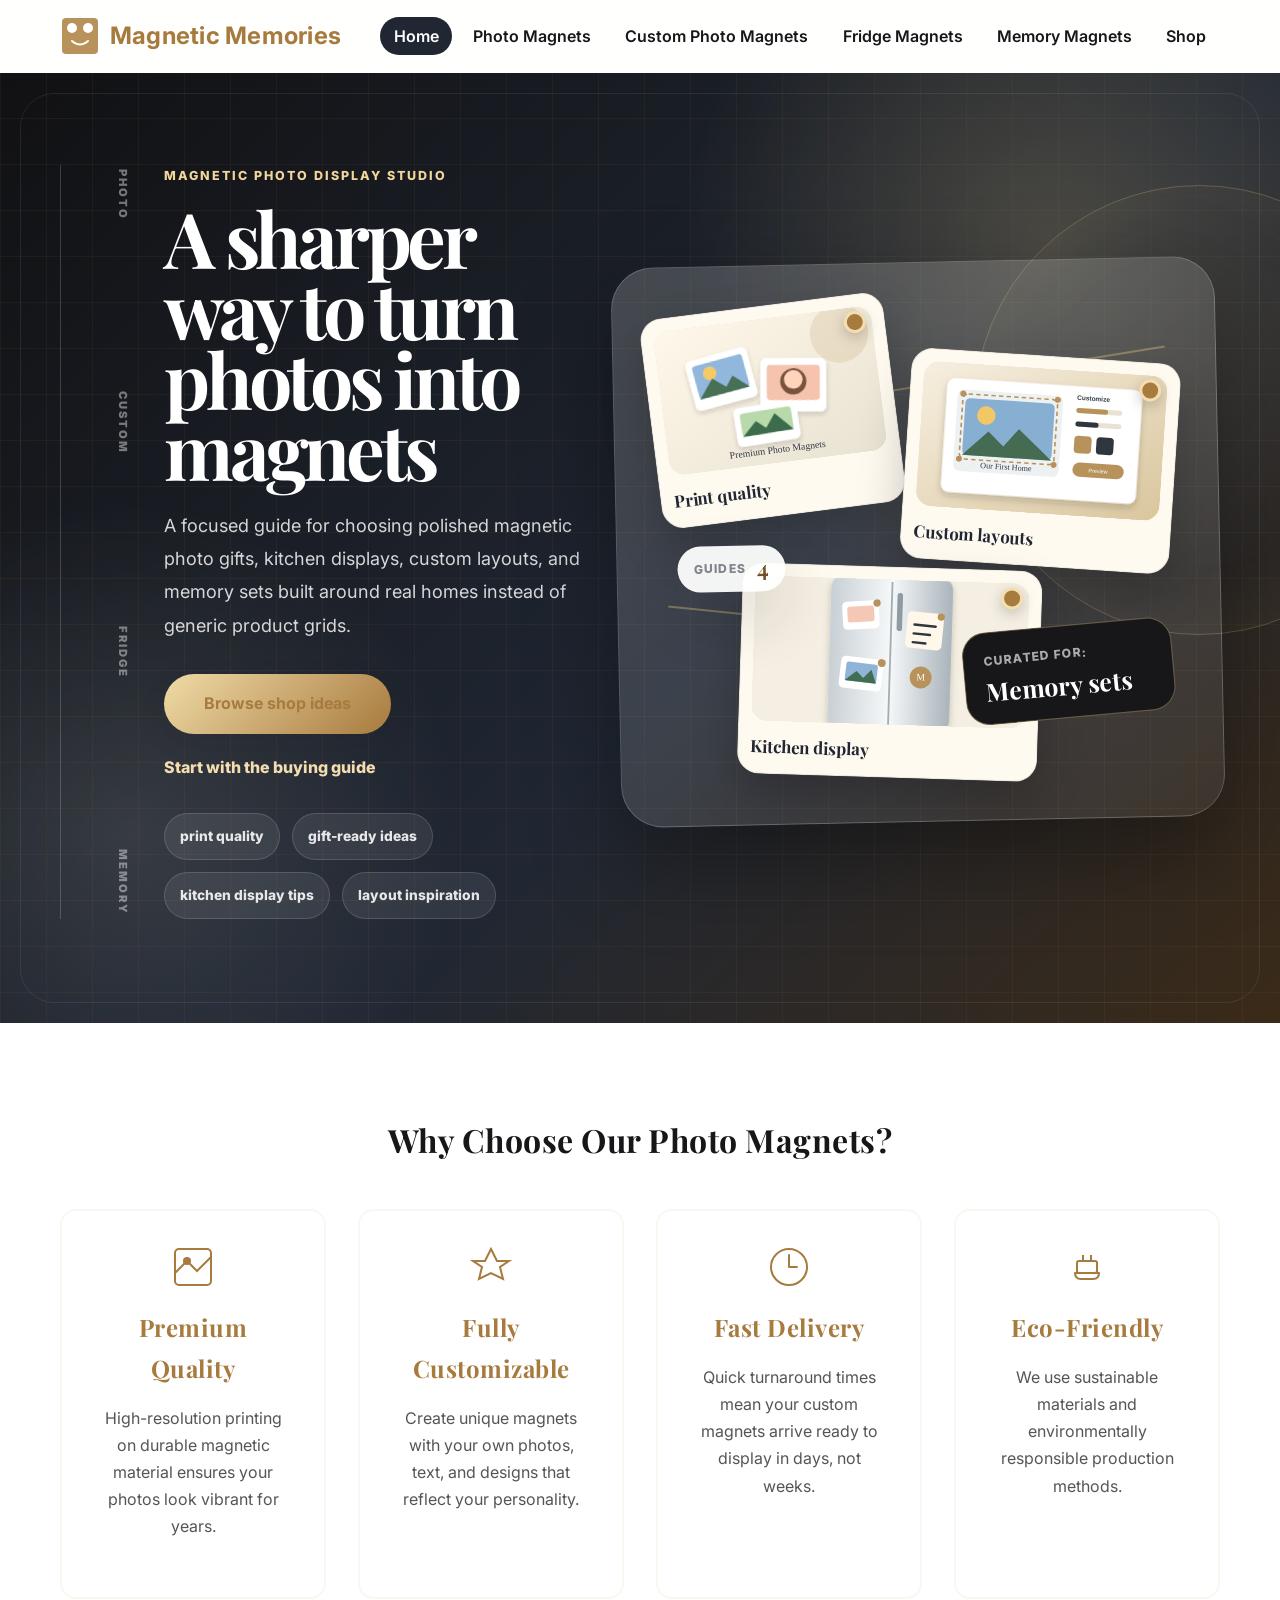
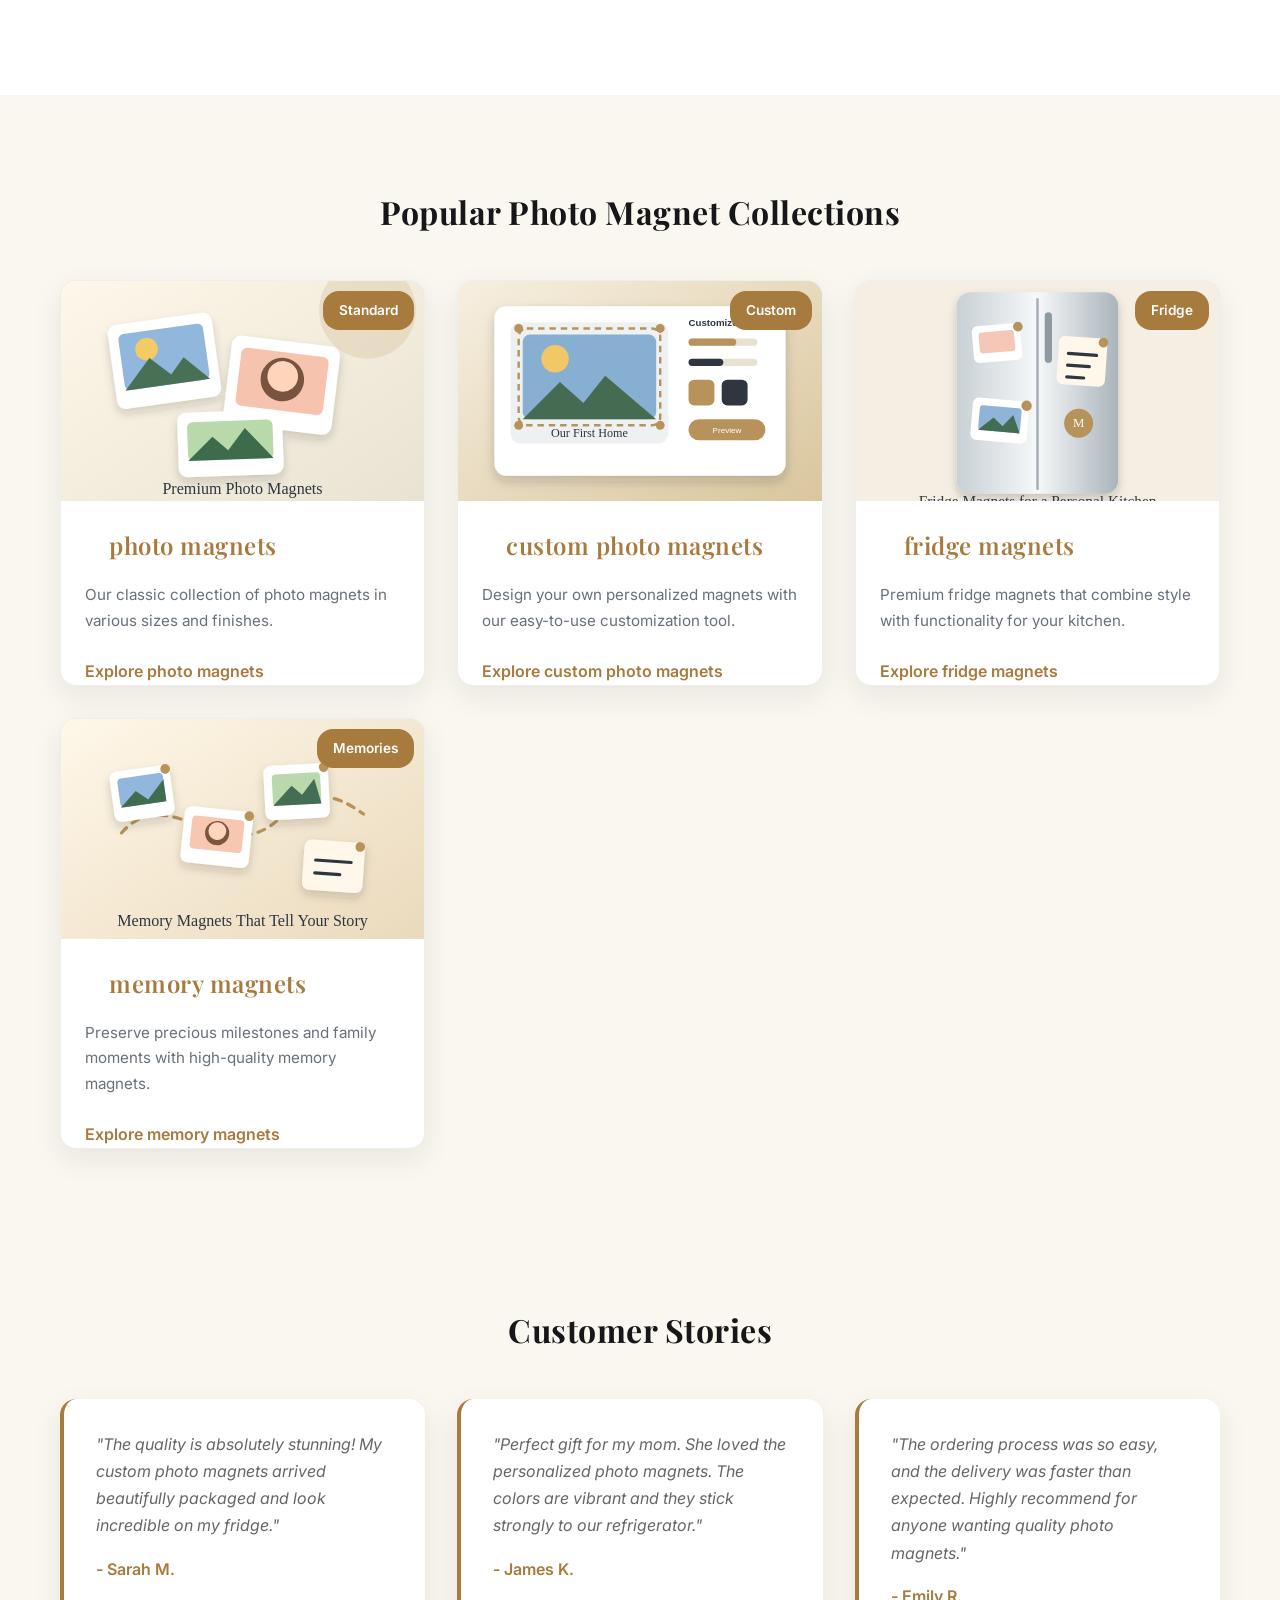
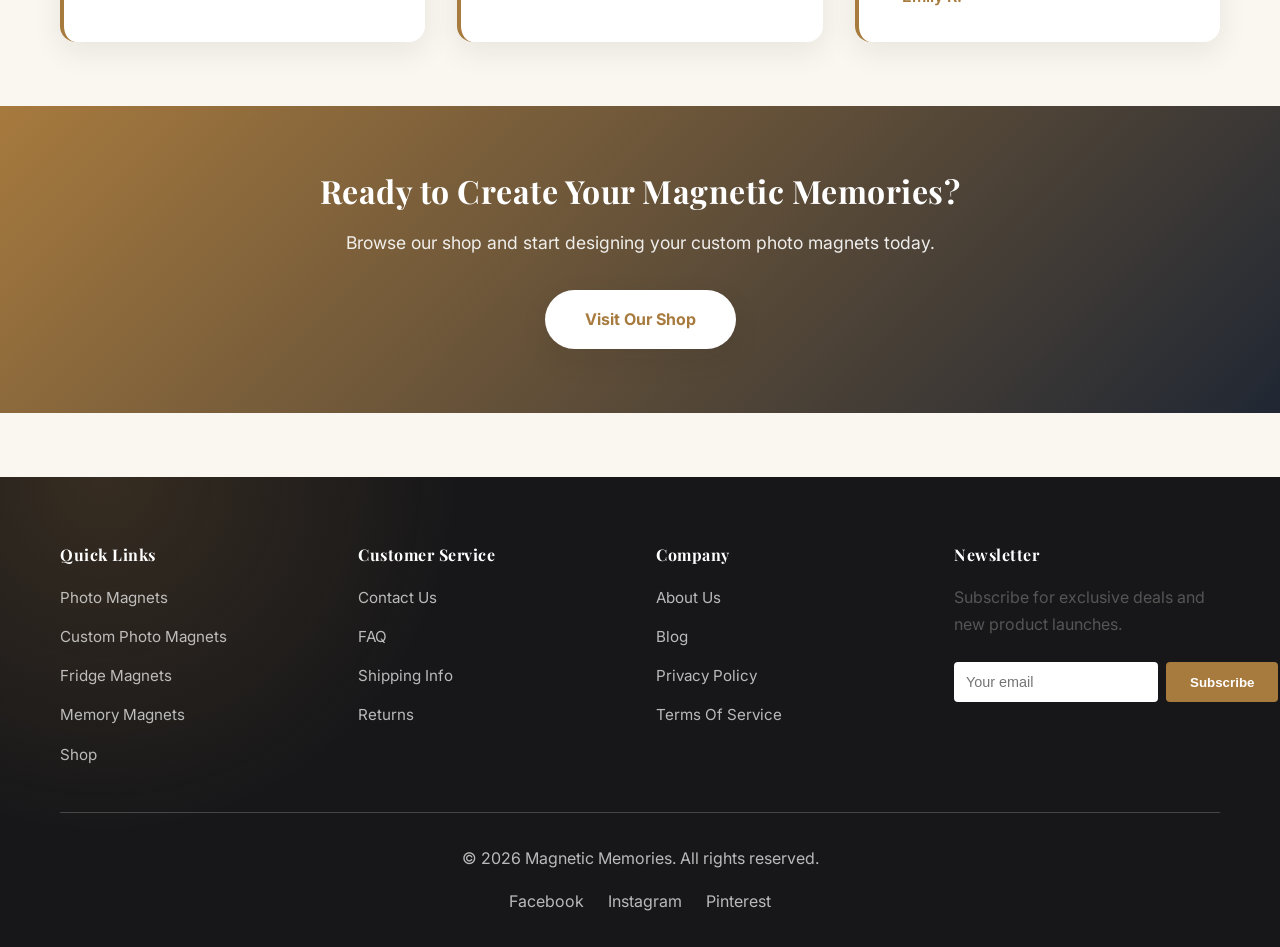
<file: index.html>
<!DOCTYPE html>
<html lang="en">
<head>
    <meta charset="UTF-8">
    <meta name="viewport" content="width=device-width, initial-scale=1.0">
    <meta name="description" content="Shop premium photo magnets, custom photo magnets, and fridge magnets. Keep your memories alive with high quality photographic memory magnets.">
    <title>Premium Photo Magnets &amp; Custom Magnetic Memories</title>
    <meta property="og:title" content="Premium Photo Magnets &amp; Custom Magnetic Memories">
    <meta property="og:description" content="Shop premium photo magnets, custom photo magnets, and fridge magnets. Keep your memories alive with high quality photographic memory magnets.">
    <meta property="og:type" content="website">
    <meta property="og:url" content="https://photo-magnets.github.io/">
    <meta property="og:image" content="https://photo-magnets.github.io/images/hero.svg">
    <meta name="twitter:card" content="summary_large_image">
    <link rel="icon" href="/favicon.ico" sizes="any">
    <link rel="icon" href="/favicon-32x32.png" type="image/png" sizes="32x32">
    <link rel="icon" href="/favicon-48x48.png" type="image/png" sizes="48x48">
    <link rel="icon" href="/favicon-16x16.png" type="image/png" sizes="16x16">
    <link rel="icon" href="images/logo.svg" type="image/svg+xml">
    <link rel="apple-touch-icon" href="/apple-touch-icon.png">
    <link rel="manifest" href="/site.webmanifest">
    <link rel="stylesheet" href="css/style.css">
    <link rel="canonical" href="https://photo-magnets.github.io/">
    <script src="https://analytics.ahrefs.com/analytics.js" data-key="65DSsK4/Wk+Y84z4VequjA" async></script>
    <script type="application/ld+json">
    {
      "@context": "https://schema.org",
      "@type": "WebSite",
      "name": "Magnetic Memories",
      "url": "https://photo-magnets.github.io/",
      "potentialAction": {
        "@type": "SearchAction",
        "target": "https://photo-magnets.github.io/shop.html?q={search_term_string}",
        "query-input": "required name=search_term_string"
      }
    }
    </script>
    <script type="application/ld+json">
    {
      "@context": "https://schema.org",
      "@type": "Organization",
      "name": "Magnetic Memories",
      "url": "https://photo-magnets.github.io/",
      "logo": "https://photo-magnets.github.io/images/logo.svg",
      "image": "https://photo-magnets.github.io/images/hero.svg"
    }
    </script>
</head>
<body>
    <!-- Header & Navigation -->
    <header class="header">
        <nav class="navbar">
            <div class="container">
                <div class="logo">
                    <svg width="40" height="40" viewBox="0 0 40 40" class="logo-icon">
                        <rect x="2" y="2" width="36" height="36" rx="4" fill="#B7935B"/>
                        <circle cx="12" cy="12" r="5" fill="white"/>
                        <circle cx="28" cy="12" r="5" fill="white"/>
                        <path d="M 12 25 Q 20 32 28 25" stroke="white" stroke-width="2" fill="none" stroke-linecap="round"/>
                    </svg>
                    <span>Magnetic Memories</span>
                </div>
                <ul class="nav-menu">
                    <li><a href="index.html" class="active">Home</a></li>
                    <li><a href="photo-magnets.html">photo magnets</a></li>
                    <li><a href="custom-photo-magnets.html">custom photo magnets</a></li>
                    <li><a href="fridge-magnets.html">fridge magnets</a></li>
                    <li><a href="memory-magnets.html">memory magnets</a></li>
                    <li><a href="shop.html">Shop</a></li>
                </ul>
                <button class="hamburger">
                    <span></span>
                    <span></span>
                    <span></span>
                </button>
            </div>
        </nav>
    </header>

    <!-- Hero Section -->
    <section class="hero">
        <div class="container hero-studio">
            <div class="hero-rail" aria-hidden="true">
                <span>photo</span>
                <span>custom</span>
                <span>fridge</span>
                <span>memory</span>
            </div>
            <div class="hero-copy hero-copy--studio">
                <p class="eyebrow">Magnetic photo display studio</p>
                <h1>A sharper way to turn photos into magnets</h1>
                <p class="hero-lede">A focused guide for choosing polished magnetic photo gifts, kitchen displays, custom layouts, and memory sets built around real homes instead of generic product grids.</p>
                <div class="hero-actions">
                    <a href="shop.html" class="cta-button cta-button--gold">Browse shop ideas</a>
                    <a href="photo-magnets.html" class="text-link">Start with the buying guide</a>
                </div>
                <div class="hero-keywords" aria-label="Photo magnet shopping priorities">
                    <span>print quality</span>
                    <span>gift-ready ideas</span>
                    <span>kitchen display tips</span>
                    <span>layout inspiration</span>
                </div>
            </div>
            <div class="hero-board" aria-label="Photo magnet guide preview board">
                <div class="board-frame">
                    <div class="board-line board-line--one"></div>
                    <div class="board-line board-line--two"></div>
                    <a href="photo-magnets.html" class="studio-card studio-card--photo">
                        <span class="studio-pin"></span>
                        <img src="images/photo-magnets.svg" alt="photo magnets preview" width="900" height="600" fetchpriority="high">
                        <strong>Print quality</strong>
                    </a>
                    <a href="custom-photo-magnets.html" class="studio-card studio-card--custom">
                        <span class="studio-pin"></span>
                        <img src="images/custom-photo-magnets.svg" alt="custom photo magnets preview" width="900" height="600">
                        <strong>Custom layouts</strong>
                    </a>
                    <a href="fridge-magnets.html" class="studio-card studio-card--fridge">
                        <span class="studio-pin"></span>
                        <img src="images/fridge-magnets.svg" alt="fridge magnets preview" width="900" height="600">
                        <strong>Kitchen display</strong>
                    </a>
                    <a href="memory-magnets.html" class="studio-note">
                        <span>Curated for:</span>
                        <strong>Memory sets</strong>
                    </a>
                    <div class="studio-spec">
                        <span>Guides</span>
                        <strong>4</strong>
                    </div>
                </div>
            </div>
        </div>
    </section>

    <!-- Featured Products Section -->
    <section class="featured-products">
        <div class="container">
            <h2>Why Choose Our Photo Magnets?</h2>
            <div class="features-grid">
                <div class="feature-card">
                    <div class="feature-icon">
                        <svg width="48" height="48" viewBox="0 0 48 48">
                            <rect x="6" y="6" width="36" height="36" rx="4" fill="none" stroke="#A77A3E" stroke-width="2"/>
                            <circle cx="18" cy="18" r="4" fill="#A77A3E"/>
                            <path d="M 6 30 L 18 18 L 28 28 L 42 14" stroke="#A77A3E" stroke-width="2" fill="none" stroke-linecap="round"/>
                        </svg>
                    </div>
                    <h3>Premium Quality</h3>
                    <p>High-resolution printing on durable magnetic material ensures your photos look vibrant for years.</p>
                </div>
                <div class="feature-card">
                    <div class="feature-icon">
                        <svg width="48" height="48" viewBox="0 0 48 48">
                            <path d="M 24 6 L 30 18 L 42 18 L 33 24 L 36 36 L 24 30 L 12 36 L 15 24 L 6 18 L 18 18 Z" stroke="#A77A3E" stroke-width="2" fill="none"/>
                        </svg>
                    </div>
                    <h3>Fully Customizable</h3>
                    <p>Create unique magnets with your own photos, text, and designs that reflect your personality.</p>
                </div>
                <div class="feature-card">
                    <div class="feature-icon">
                        <svg width="48" height="48" viewBox="0 0 48 48">
                            <circle cx="24" cy="24" r="18" fill="none" stroke="#A77A3E" stroke-width="2"/>
                            <path d="M 24 24 L 24 12 M 24 24 L 32 24" stroke="#A77A3E" stroke-width="2" stroke-linecap="round"/>
                        </svg>
                    </div>
                    <h3>Fast Delivery</h3>
                    <p>Quick turnaround times mean your custom magnets arrive ready to display in days, not weeks.</p>
                </div>
                <div class="feature-card">
                    <div class="feature-icon">
                        <svg width="48" height="48" viewBox="0 0 48 48">
                            <path d="M 12 30 Q 12 36 18 36 L 30 36 Q 36 36 36 30" stroke="#A77A3E" stroke-width="2" fill="none" stroke-linecap="round"/>
                            <line x1="12" y1="30" x2="36" y2="30" stroke="#A77A3E" stroke-width="2"/>
                            <rect x="14" y="18" width="20" height="12" rx="2" fill="none" stroke="#A77A3E" stroke-width="2"/>
                            <line x1="20" y1="12" x2="20" y2="18" stroke="#A77A3E" stroke-width="2"/>
                            <line x1="28" y1="12" x2="28" y2="18" stroke="#A77A3E" stroke-width="2"/>
                        </svg>
                    </div>
                    <h3>Eco-Friendly</h3>
                    <p>We use sustainable materials and environmentally responsible production methods.</p>
                </div>
            </div>
        </div>
    </section>

    <!-- Popular Products -->
    <section class="popular-products">
        <div class="container">
            <h2>Popular Photo Magnet Collections</h2>
            <div class="products-grid">
                <div class="product-card">
                    <div class="product-image">
                        <img src="images/photo-magnets.svg" alt="Premium photo magnets collection" width="900" height="600" loading="lazy">
                        <span class="product-label">Standard</span>
                    </div>
                    <h3><a href="photo-magnets.html">photo magnets</a></h3>
                    <p>Our classic collection of photo magnets in various sizes and finishes.</p>
                    <a href="photo-magnets.html" class="learn-more">Explore photo magnets</a>
                </div>
                <div class="product-card">
                    <div class="product-image">
                        <img src="images/custom-photo-magnets.svg" alt="Custom photo magnets design preview" width="900" height="600" loading="lazy">
                        <span class="product-label">Custom</span>
                    </div>
                    <h3><a href="custom-photo-magnets.html">custom photo magnets</a></h3>
                    <p>Design your own personalized magnets with our easy-to-use customization tool.</p>
                    <a href="custom-photo-magnets.html" class="learn-more">Explore custom photo magnets</a>
                </div>
                <div class="product-card">
                    <div class="product-image">
                        <img src="images/fridge-magnets.svg" alt="Fridge magnets on a modern refrigerator" width="900" height="600" loading="lazy">
                        <span class="product-label">Fridge</span>
                    </div>
                    <h3><a href="fridge-magnets.html">fridge magnets</a></h3>
                    <p>Premium fridge magnets that combine style with functionality for your kitchen.</p>
                    <a href="fridge-magnets.html" class="learn-more">Explore fridge magnets</a>
                </div>
                <div class="product-card">
                    <div class="product-image">
                        <img src="images/memory-magnets.svg" alt="Memory magnets arranged as a family timeline" width="900" height="600" loading="lazy">
                        <span class="product-label">Memories</span>
                    </div>
                    <h3><a href="memory-magnets.html">memory magnets</a></h3>
                    <p>Preserve precious milestones and family moments with high-quality memory magnets.</p>
                    <a href="memory-magnets.html" class="learn-more">Explore memory magnets</a>
                </div>
            </div>
        </div>
    </section>

    <!-- Testimonials -->
    <section class="testimonials">
        <div class="container">
            <h2>Customer Stories</h2>
            <div class="testimonials-grid">
                <div class="testimonial">
                    <p class="testimonial-text">"The quality is absolutely stunning! My custom photo magnets arrived beautifully packaged and look incredible on my fridge."</p>
                    <p class="testimonial-author">- Sarah M.</p>
                </div>
                <div class="testimonial">
                    <p class="testimonial-text">"Perfect gift for my mom. She loved the personalized photo magnets. The colors are vibrant and they stick strongly to our refrigerator."</p>
                    <p class="testimonial-author">- James K.</p>
                </div>
                <div class="testimonial">
                    <p class="testimonial-text">"The ordering process was so easy, and the delivery was faster than expected. Highly recommend for anyone wanting quality photo magnets."</p>
                    <p class="testimonial-author">- Emily R.</p>
                </div>
            </div>
        </div>
    </section>

    <!-- CTA Section -->
    <section class="cta-section">
        <div class="container">
            <h2>Ready to Create Your Magnetic Memories?</h2>
            <p>Browse our shop and start designing your custom photo magnets today.</p>
            <a href="shop.html" class="cta-button">Visit Our Shop</a>
        </div>
    </section>

    <!-- Footer -->
    <footer class="footer">
        <div class="container">
            <div class="footer-grid">
                <div class="footer-section">
                    <h4>Quick Links</h4>
                    <ul>
                        <li><a href="photo-magnets.html">photo magnets</a></li>
                        <li><a href="custom-photo-magnets.html">custom photo magnets</a></li>
                        <li><a href="fridge-magnets.html">fridge magnets</a></li>
                        <li><a href="memory-magnets.html">memory magnets</a></li>
                        <li><a href="shop.html">Shop</a></li>
                    </ul>
                </div>
                <div class="footer-section">
                    <h4>Customer Service</h4>
                    <ul>
                        <li><a href="contact.html">Contact Us</a></li>
                        <li><a href="faq.html">FAQ</a></li>
                        <li><a href="shipping-info.html">Shipping Info</a></li>
                        <li><a href="returns.html">Returns</a></li>
                    </ul>
                </div>
                <div class="footer-section">
                    <h4>Company</h4>
                    <ul>
                        <li><a href="about.html">About Us</a></li>
                        <li><a href="blog.html">Blog</a></li>
                        <li><a href="privacy-policy.html">Privacy Policy</a></li>
                        <li><a href="terms-of-service.html">Terms of Service</a></li>
                    </ul>
                </div>
                <div class="footer-section">
                    <h4>Newsletter</h4>
                    <p>Subscribe for exclusive deals and new product launches.</p>
                    <form class="newsletter-form">
                        <input type="email" placeholder="Your email" required>
                        <button type="submit">Subscribe</button>
                    </form>
                </div>
            </div>
            <div class="footer-bottom">
                <p>&copy; 2026 Magnetic Memories. All rights reserved.</p>
                <div class="social-links">
                    <a href="#facebook">Facebook</a>
                    <a href="#instagram">Instagram</a>
                    <a href="#pinterest">Pinterest</a>
                </div>
            </div>
        </div>
    </footer>

    <script src="js/script.js"></script>
</body>
</html>
</file>
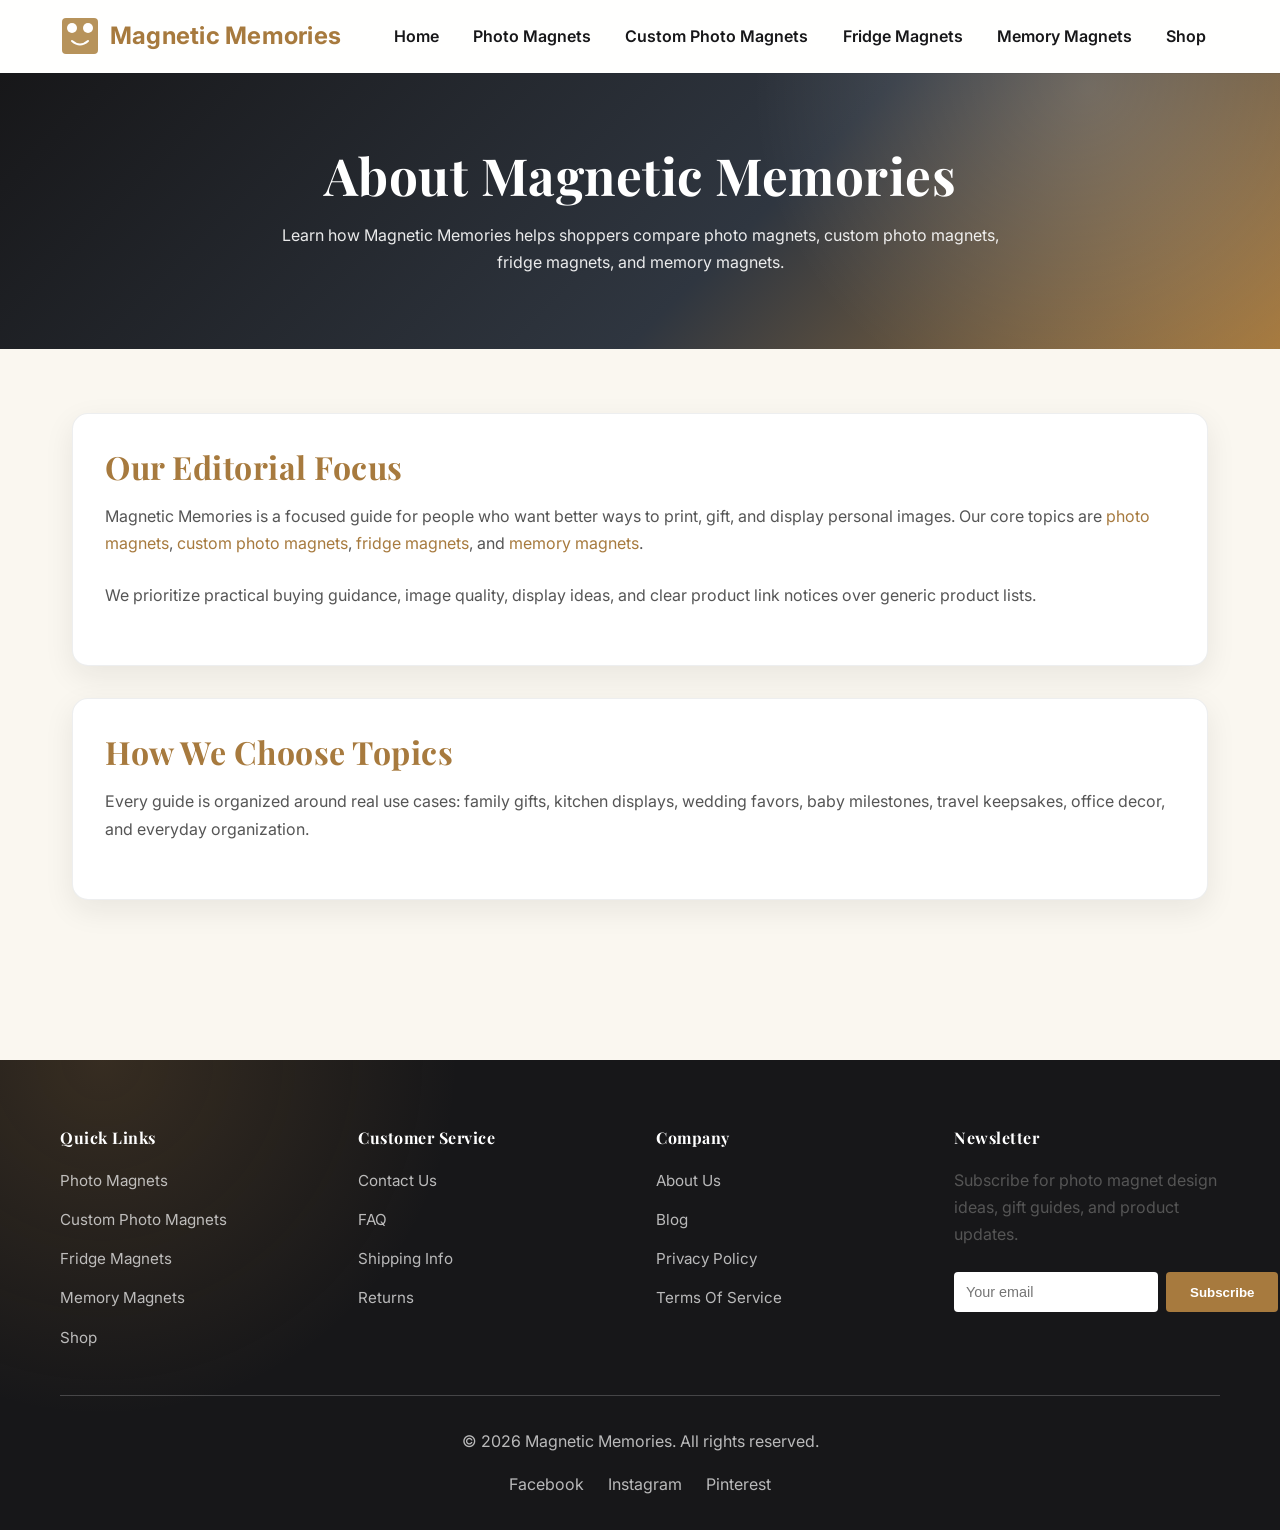
<file: about.html>
<!DOCTYPE html>
<html lang="en">
<head>
    <meta charset="UTF-8">
    <meta name="viewport" content="width=device-width, initial-scale=1.0">
    <meta name="description" content="Learn how Magnetic Memories helps shoppers compare photo magnets, custom photo magnets, fridge magnets, and memory magnets.">
    <title>About Magnetic Memories</title>
    <meta property="og:title" content="About Magnetic Memories">
    <meta property="og:description" content="Learn how Magnetic Memories helps shoppers compare photo magnets, custom photo magnets, fridge magnets, and memory magnets.">
    <meta property="og:type" content="website">
    <meta property="og:url" content="https://photo-magnets.github.io/about.html">
    <meta property="og:image" content="https://photo-magnets.github.io/images/hero.svg">
    <meta name="twitter:card" content="summary_large_image">
    <link rel="icon" href="/favicon.ico" sizes="any">
    <link rel="icon" href="/favicon-32x32.png" type="image/png" sizes="32x32">
    <link rel="icon" href="/favicon-48x48.png" type="image/png" sizes="48x48">
    <link rel="icon" href="/favicon-16x16.png" type="image/png" sizes="16x16">
    <link rel="icon" href="images/logo.svg" type="image/svg+xml">
    <link rel="apple-touch-icon" href="/apple-touch-icon.png">
    <link rel="manifest" href="/site.webmanifest">
    <link rel="stylesheet" href="css/style.css">
    <link rel="canonical" href="https://photo-magnets.github.io/about.html">
    <script type="application/ld+json">
    {
      "@context": "https://schema.org",
      "@type": "AboutPage",
      "name": "About Magnetic Memories",
      "description": "Learn how Magnetic Memories helps shoppers compare photo magnets, custom photo magnets, fridge magnets, and memory magnets.",
      "url": "https://photo-magnets.github.io/about.html",
      "publisher": {
        "@type": "Organization",
        "name": "Magnetic Memories",
        "logo": {
          "@type": "ImageObject",
          "url": "https://photo-magnets.github.io/images/logo.svg"
        }
      }
    }
    </script>
</head>
<body>
    <header class="header">
        <nav class="navbar">
            <div class="container">
                <div class="logo">
                    <svg width="40" height="40" viewBox="0 0 40 40" class="logo-icon">
                        <rect x="2" y="2" width="36" height="36" rx="4" fill="#B7935B"/>
                        <circle cx="12" cy="12" r="5" fill="white"/>
                        <circle cx="28" cy="12" r="5" fill="white"/>
                        <path d="M 12 25 Q 20 32 28 25" stroke="white" stroke-width="2" fill="none" stroke-linecap="round"/>
                    </svg>
                    <span>Magnetic Memories</span>
                </div>
                <ul class="nav-menu">
                    <li><a href="index.html">Home</a></li>
                    <li><a href="photo-magnets.html">photo magnets</a></li>
                    <li><a href="custom-photo-magnets.html">custom photo magnets</a></li>
                    <li><a href="fridge-magnets.html">fridge magnets</a></li>
                    <li><a href="memory-magnets.html">memory magnets</a></li>
                    <li><a href="shop.html">Shop</a></li>
                </ul>
                <button class="hamburger"><span></span><span></span><span></span></button>
            </div>
        </nav>
    </header>
    <main class="page-content">
        <section class="page-hero">
            <div class="container">
                <h1>About Magnetic Memories</h1>
                <p>Learn how Magnetic Memories helps shoppers compare photo magnets, custom photo magnets, fridge magnets, and memory magnets.</p>
            </div>
        </section>
        <section class="container page-body">
            <div class="content-card">
                <h2>Our Editorial Focus</h2>
                <p>Magnetic Memories is a focused guide for people who want better ways to print, gift, and display personal images. Our core topics are <a href="photo-magnets.html">photo magnets</a>, <a href="custom-photo-magnets.html">custom photo magnets</a>, <a href="fridge-magnets.html">fridge magnets</a>, and <a href="memory-magnets.html">memory magnets</a>.</p>
                <p>We prioritize practical buying guidance, image quality, display ideas, and clear product link notices over generic product lists.</p>
            </div>
            <div class="content-card">
                <h2>How We Choose Topics</h2>
                <p>Every guide is organized around real use cases: family gifts, kitchen displays, wedding favors, baby milestones, travel keepsakes, office decor, and everyday organization.</p>
            </div>
        </section>
    </main>
    <footer class="footer">
        <div class="container">
            <div class="footer-grid">
                <div class="footer-section">
                    <h4>Quick Links</h4>
                    <ul>
                        <li><a href="photo-magnets.html">photo magnets</a></li>
                        <li><a href="custom-photo-magnets.html">custom photo magnets</a></li>
                        <li><a href="fridge-magnets.html">fridge magnets</a></li>
                        <li><a href="memory-magnets.html">memory magnets</a></li>
                        <li><a href="shop.html">Shop</a></li>
                    </ul>
                </div>
                <div class="footer-section">
                    <h4>Customer Service</h4>
                    <ul>
                        <li><a href="contact.html">Contact Us</a></li>
                        <li><a href="faq.html">FAQ</a></li>
                        <li><a href="shipping-info.html">Shipping Info</a></li>
                        <li><a href="returns.html">Returns</a></li>
                    </ul>
                </div>
                <div class="footer-section">
                    <h4>Company</h4>
                    <ul>
                        <li><a href="about.html">About Us</a></li>
                        <li><a href="blog.html">Blog</a></li>
                        <li><a href="privacy-policy.html">Privacy Policy</a></li>
                        <li><a href="terms-of-service.html">Terms of Service</a></li>
                    </ul>
                </div>
                <div class="footer-section">
                    <h4>Newsletter</h4>
                    <p>Subscribe for photo magnet design ideas, gift guides, and product updates.</p>
                    <form class="newsletter-form">
                        <input type="email" placeholder="Your email" required>
                        <button type="submit">Subscribe</button>
                    </form>
                </div>
            </div>
            <div class="footer-bottom">
                <p>&copy; 2026 Magnetic Memories. All rights reserved.</p>
                <div class="social-links">
                    <a href="#facebook">Facebook</a>
                    <a href="#instagram">Instagram</a>
                    <a href="#pinterest">Pinterest</a>
                </div>
            </div>
        </div>
    </footer>
    <script src="js/script.js"></script>
</body>
</html>
</file>
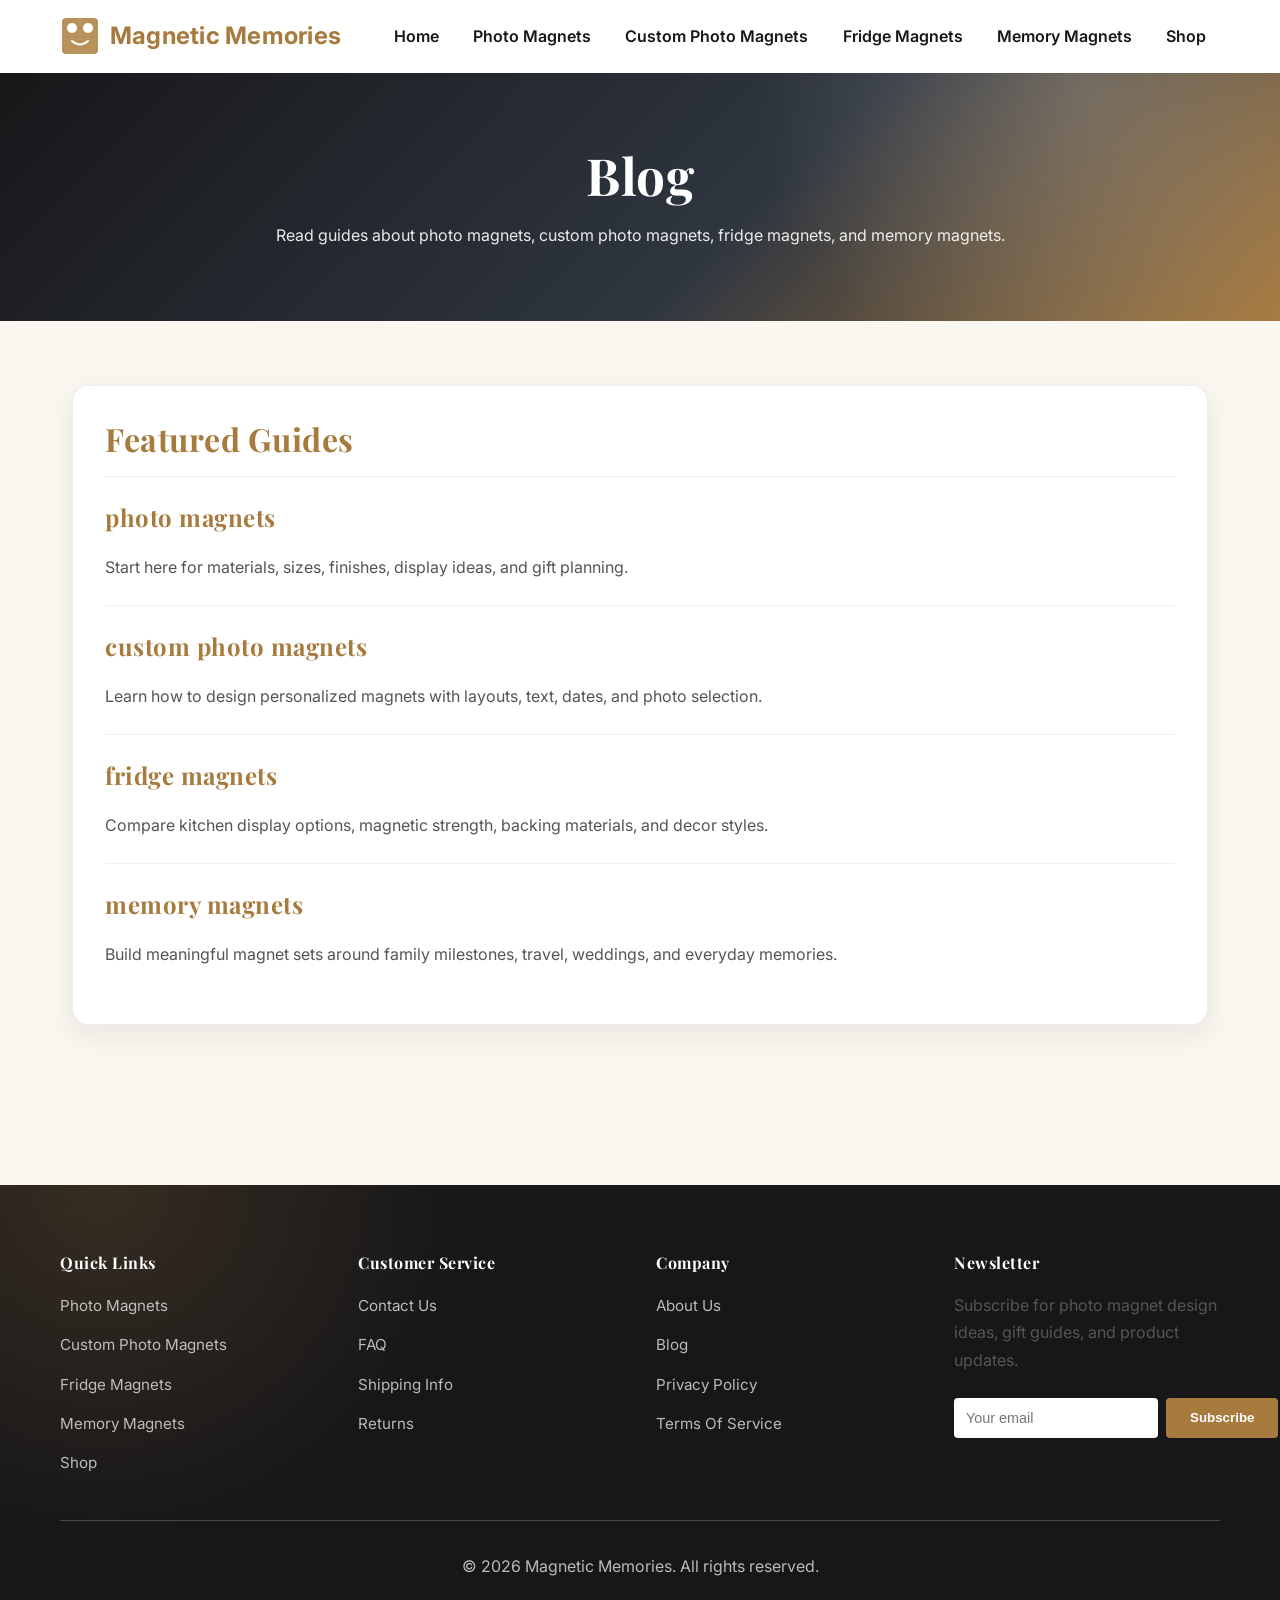
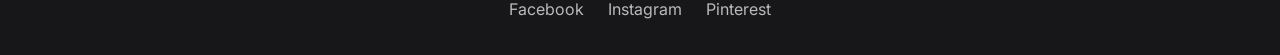
<file: blog.html>
<!DOCTYPE html>
<html lang="en">
<head>
    <meta charset="UTF-8">
    <meta name="viewport" content="width=device-width, initial-scale=1.0">
    <meta name="description" content="Read guides about photo magnets, custom photo magnets, fridge magnets, and memory magnets.">
    <title>Blog - Photo Magnet Guides</title>
    <meta property="og:title" content="Blog - Photo Magnet Guides">
    <meta property="og:description" content="Read guides about photo magnets, custom photo magnets, fridge magnets, and memory magnets.">
    <meta property="og:type" content="website">
    <meta property="og:url" content="https://photo-magnets.github.io/blog.html">
    <meta property="og:image" content="https://photo-magnets.github.io/images/hero.svg">
    <meta name="twitter:card" content="summary_large_image">
    <link rel="icon" href="/favicon.ico" sizes="any">
    <link rel="icon" href="/favicon-32x32.png" type="image/png" sizes="32x32">
    <link rel="icon" href="/favicon-48x48.png" type="image/png" sizes="48x48">
    <link rel="icon" href="/favicon-16x16.png" type="image/png" sizes="16x16">
    <link rel="icon" href="images/logo.svg" type="image/svg+xml">
    <link rel="apple-touch-icon" href="/apple-touch-icon.png">
    <link rel="manifest" href="/site.webmanifest">
    <link rel="stylesheet" href="css/style.css">
    <link rel="canonical" href="https://photo-magnets.github.io/blog.html">
    <script type="application/ld+json">
    {
      "@context": "https://schema.org",
      "@type": "Blog",
      "name": "Blog",
      "description": "Read guides about photo magnets, custom photo magnets, fridge magnets, and memory magnets.",
      "url": "https://photo-magnets.github.io/blog.html",
      "publisher": {
        "@type": "Organization",
        "name": "Magnetic Memories",
        "logo": {
          "@type": "ImageObject",
          "url": "https://photo-magnets.github.io/images/logo.svg"
        }
      }
    }
    </script>
</head>
<body>
    <header class="header">
        <nav class="navbar">
            <div class="container">
                <div class="logo">
                    <svg width="40" height="40" viewBox="0 0 40 40" class="logo-icon">
                        <rect x="2" y="2" width="36" height="36" rx="4" fill="#B7935B"/>
                        <circle cx="12" cy="12" r="5" fill="white"/>
                        <circle cx="28" cy="12" r="5" fill="white"/>
                        <path d="M 12 25 Q 20 32 28 25" stroke="white" stroke-width="2" fill="none" stroke-linecap="round"/>
                    </svg>
                    <span>Magnetic Memories</span>
                </div>
                <ul class="nav-menu">
                    <li><a href="index.html">Home</a></li>
                    <li><a href="photo-magnets.html">photo magnets</a></li>
                    <li><a href="custom-photo-magnets.html">custom photo magnets</a></li>
                    <li><a href="fridge-magnets.html">fridge magnets</a></li>
                    <li><a href="memory-magnets.html">memory magnets</a></li>
                    <li><a href="shop.html">Shop</a></li>
                </ul>
                <button class="hamburger"><span></span><span></span><span></span></button>
            </div>
        </nav>
    </header>
    <main class="page-content">
        <section class="page-hero">
            <div class="container">
                <h1>Blog</h1>
                <p>Read guides about photo magnets, custom photo magnets, fridge magnets, and memory magnets.</p>
            </div>
        </section>
        <section class="container page-body">
            <div class="content-card blog-list">
                <h2>Featured Guides</h2>
                <article>
                    <h3><a href="photo-magnets.html">photo magnets</a></h3>
                    <p>Start here for materials, sizes, finishes, display ideas, and gift planning.</p>
                </article>
                <article>
                    <h3><a href="custom-photo-magnets.html">custom photo magnets</a></h3>
                    <p>Learn how to design personalized magnets with layouts, text, dates, and photo selection.</p>
                </article>
                <article>
                    <h3><a href="fridge-magnets.html">fridge magnets</a></h3>
                    <p>Compare kitchen display options, magnetic strength, backing materials, and decor styles.</p>
                </article>
                <article>
                    <h3><a href="memory-magnets.html">memory magnets</a></h3>
                    <p>Build meaningful magnet sets around family milestones, travel, weddings, and everyday memories.</p>
                </article>
            </div>
        </section>
    </main>
    <footer class="footer">
        <div class="container">
            <div class="footer-grid">
                <div class="footer-section">
                    <h4>Quick Links</h4>
                    <ul>
                        <li><a href="photo-magnets.html">photo magnets</a></li>
                        <li><a href="custom-photo-magnets.html">custom photo magnets</a></li>
                        <li><a href="fridge-magnets.html">fridge magnets</a></li>
                        <li><a href="memory-magnets.html">memory magnets</a></li>
                        <li><a href="shop.html">Shop</a></li>
                    </ul>
                </div>
                <div class="footer-section">
                    <h4>Customer Service</h4>
                    <ul>
                        <li><a href="contact.html">Contact Us</a></li>
                        <li><a href="faq.html">FAQ</a></li>
                        <li><a href="shipping-info.html">Shipping Info</a></li>
                        <li><a href="returns.html">Returns</a></li>
                    </ul>
                </div>
                <div class="footer-section">
                    <h4>Company</h4>
                    <ul>
                        <li><a href="about.html">About Us</a></li>
                        <li><a href="blog.html">Blog</a></li>
                        <li><a href="privacy-policy.html">Privacy Policy</a></li>
                        <li><a href="terms-of-service.html">Terms of Service</a></li>
                    </ul>
                </div>
                <div class="footer-section">
                    <h4>Newsletter</h4>
                    <p>Subscribe for photo magnet design ideas, gift guides, and product updates.</p>
                    <form class="newsletter-form">
                        <input type="email" placeholder="Your email" required>
                        <button type="submit">Subscribe</button>
                    </form>
                </div>
            </div>
            <div class="footer-bottom">
                <p>&copy; 2026 Magnetic Memories. All rights reserved.</p>
                <div class="social-links">
                    <a href="#facebook">Facebook</a>
                    <a href="#instagram">Instagram</a>
                    <a href="#pinterest">Pinterest</a>
                </div>
            </div>
        </div>
    </footer>
    <script src="js/script.js"></script>
</body>
</html>
</file>
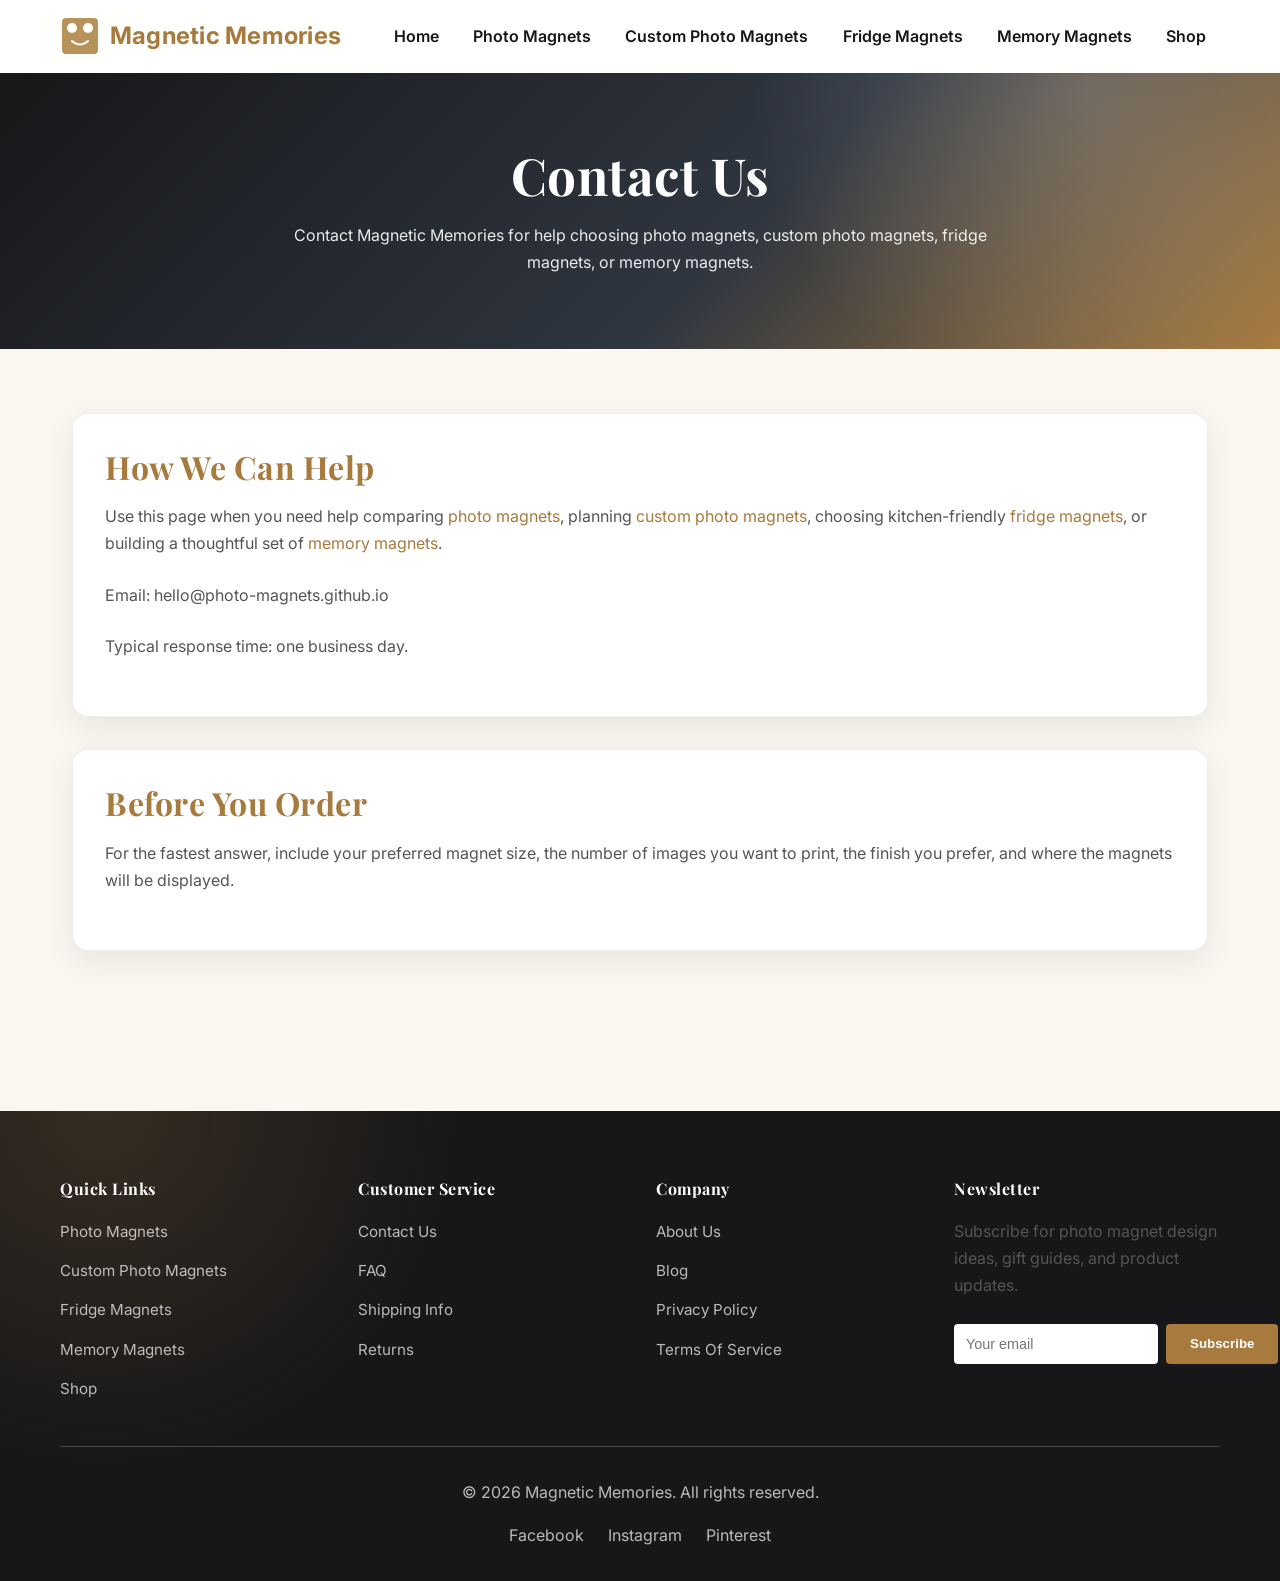
<file: contact.html>
<!DOCTYPE html>
<html lang="en">
<head>
    <meta charset="UTF-8">
    <meta name="viewport" content="width=device-width, initial-scale=1.0">
    <meta name="description" content="Contact Magnetic Memories for help choosing photo magnets, custom photo magnets, fridge magnets, or memory magnets.">
    <title>Contact Us - Magnetic Memories</title>
    <meta property="og:title" content="Contact Us - Magnetic Memories">
    <meta property="og:description" content="Contact Magnetic Memories for help choosing photo magnets, custom photo magnets, fridge magnets, or memory magnets.">
    <meta property="og:type" content="website">
    <meta property="og:url" content="https://photo-magnets.github.io/contact.html">
    <meta property="og:image" content="https://photo-magnets.github.io/images/hero.svg">
    <meta name="twitter:card" content="summary_large_image">
    <link rel="icon" href="/favicon.ico" sizes="any">
    <link rel="icon" href="/favicon-32x32.png" type="image/png" sizes="32x32">
    <link rel="icon" href="/favicon-48x48.png" type="image/png" sizes="48x48">
    <link rel="icon" href="/favicon-16x16.png" type="image/png" sizes="16x16">
    <link rel="icon" href="images/logo.svg" type="image/svg+xml">
    <link rel="apple-touch-icon" href="/apple-touch-icon.png">
    <link rel="manifest" href="/site.webmanifest">
    <link rel="stylesheet" href="css/style.css">
    <link rel="canonical" href="https://photo-magnets.github.io/contact.html">
    <script type="application/ld+json">
    {
      "@context": "https://schema.org",
      "@type": "ContactPage",
      "name": "Contact Us",
      "description": "Contact Magnetic Memories for help choosing photo magnets, custom photo magnets, fridge magnets, or memory magnets.",
      "url": "https://photo-magnets.github.io/contact.html",
      "publisher": {
        "@type": "Organization",
        "name": "Magnetic Memories",
        "logo": {
          "@type": "ImageObject",
          "url": "https://photo-magnets.github.io/images/logo.svg"
        }
      }
    }
    </script>
</head>
<body>
    <header class="header">
        <nav class="navbar">
            <div class="container">
                <div class="logo">
                    <svg width="40" height="40" viewBox="0 0 40 40" class="logo-icon">
                        <rect x="2" y="2" width="36" height="36" rx="4" fill="#B7935B"/>
                        <circle cx="12" cy="12" r="5" fill="white"/>
                        <circle cx="28" cy="12" r="5" fill="white"/>
                        <path d="M 12 25 Q 20 32 28 25" stroke="white" stroke-width="2" fill="none" stroke-linecap="round"/>
                    </svg>
                    <span>Magnetic Memories</span>
                </div>
                <ul class="nav-menu">
                    <li><a href="index.html">Home</a></li>
                    <li><a href="photo-magnets.html">photo magnets</a></li>
                    <li><a href="custom-photo-magnets.html">custom photo magnets</a></li>
                    <li><a href="fridge-magnets.html">fridge magnets</a></li>
                    <li><a href="memory-magnets.html">memory magnets</a></li>
                    <li><a href="shop.html">Shop</a></li>
                </ul>
                <button class="hamburger"><span></span><span></span><span></span></button>
            </div>
        </nav>
    </header>
    <main class="page-content">
        <section class="page-hero">
            <div class="container">
                <h1>Contact Us</h1>
                <p>Contact Magnetic Memories for help choosing photo magnets, custom photo magnets, fridge magnets, or memory magnets.</p>
            </div>
        </section>
        <section class="container page-body">
            <div class="content-card">
                <h2>How We Can Help</h2>
                <p>Use this page when you need help comparing <a href="photo-magnets.html">photo magnets</a>, planning <a href="custom-photo-magnets.html">custom photo magnets</a>, choosing kitchen-friendly <a href="fridge-magnets.html">fridge magnets</a>, or building a thoughtful set of <a href="memory-magnets.html">memory magnets</a>.</p>
                <p>Email: hello@photo-magnets.github.io</p>
                <p>Typical response time: one business day.</p>
            </div>
            <div class="content-card">
                <h2>Before You Order</h2>
                <p>For the fastest answer, include your preferred magnet size, the number of images you want to print, the finish you prefer, and where the magnets will be displayed.</p>
            </div>
        </section>
    </main>
    <footer class="footer">
        <div class="container">
            <div class="footer-grid">
                <div class="footer-section">
                    <h4>Quick Links</h4>
                    <ul>
                        <li><a href="photo-magnets.html">photo magnets</a></li>
                        <li><a href="custom-photo-magnets.html">custom photo magnets</a></li>
                        <li><a href="fridge-magnets.html">fridge magnets</a></li>
                        <li><a href="memory-magnets.html">memory magnets</a></li>
                        <li><a href="shop.html">Shop</a></li>
                    </ul>
                </div>
                <div class="footer-section">
                    <h4>Customer Service</h4>
                    <ul>
                        <li><a href="contact.html">Contact Us</a></li>
                        <li><a href="faq.html">FAQ</a></li>
                        <li><a href="shipping-info.html">Shipping Info</a></li>
                        <li><a href="returns.html">Returns</a></li>
                    </ul>
                </div>
                <div class="footer-section">
                    <h4>Company</h4>
                    <ul>
                        <li><a href="about.html">About Us</a></li>
                        <li><a href="blog.html">Blog</a></li>
                        <li><a href="privacy-policy.html">Privacy Policy</a></li>
                        <li><a href="terms-of-service.html">Terms of Service</a></li>
                    </ul>
                </div>
                <div class="footer-section">
                    <h4>Newsletter</h4>
                    <p>Subscribe for photo magnet design ideas, gift guides, and product updates.</p>
                    <form class="newsletter-form">
                        <input type="email" placeholder="Your email" required>
                        <button type="submit">Subscribe</button>
                    </form>
                </div>
            </div>
            <div class="footer-bottom">
                <p>&copy; 2026 Magnetic Memories. All rights reserved.</p>
                <div class="social-links">
                    <a href="#facebook">Facebook</a>
                    <a href="#instagram">Instagram</a>
                    <a href="#pinterest">Pinterest</a>
                </div>
            </div>
        </div>
    </footer>
    <script src="js/script.js"></script>
</body>
</html>
</file>
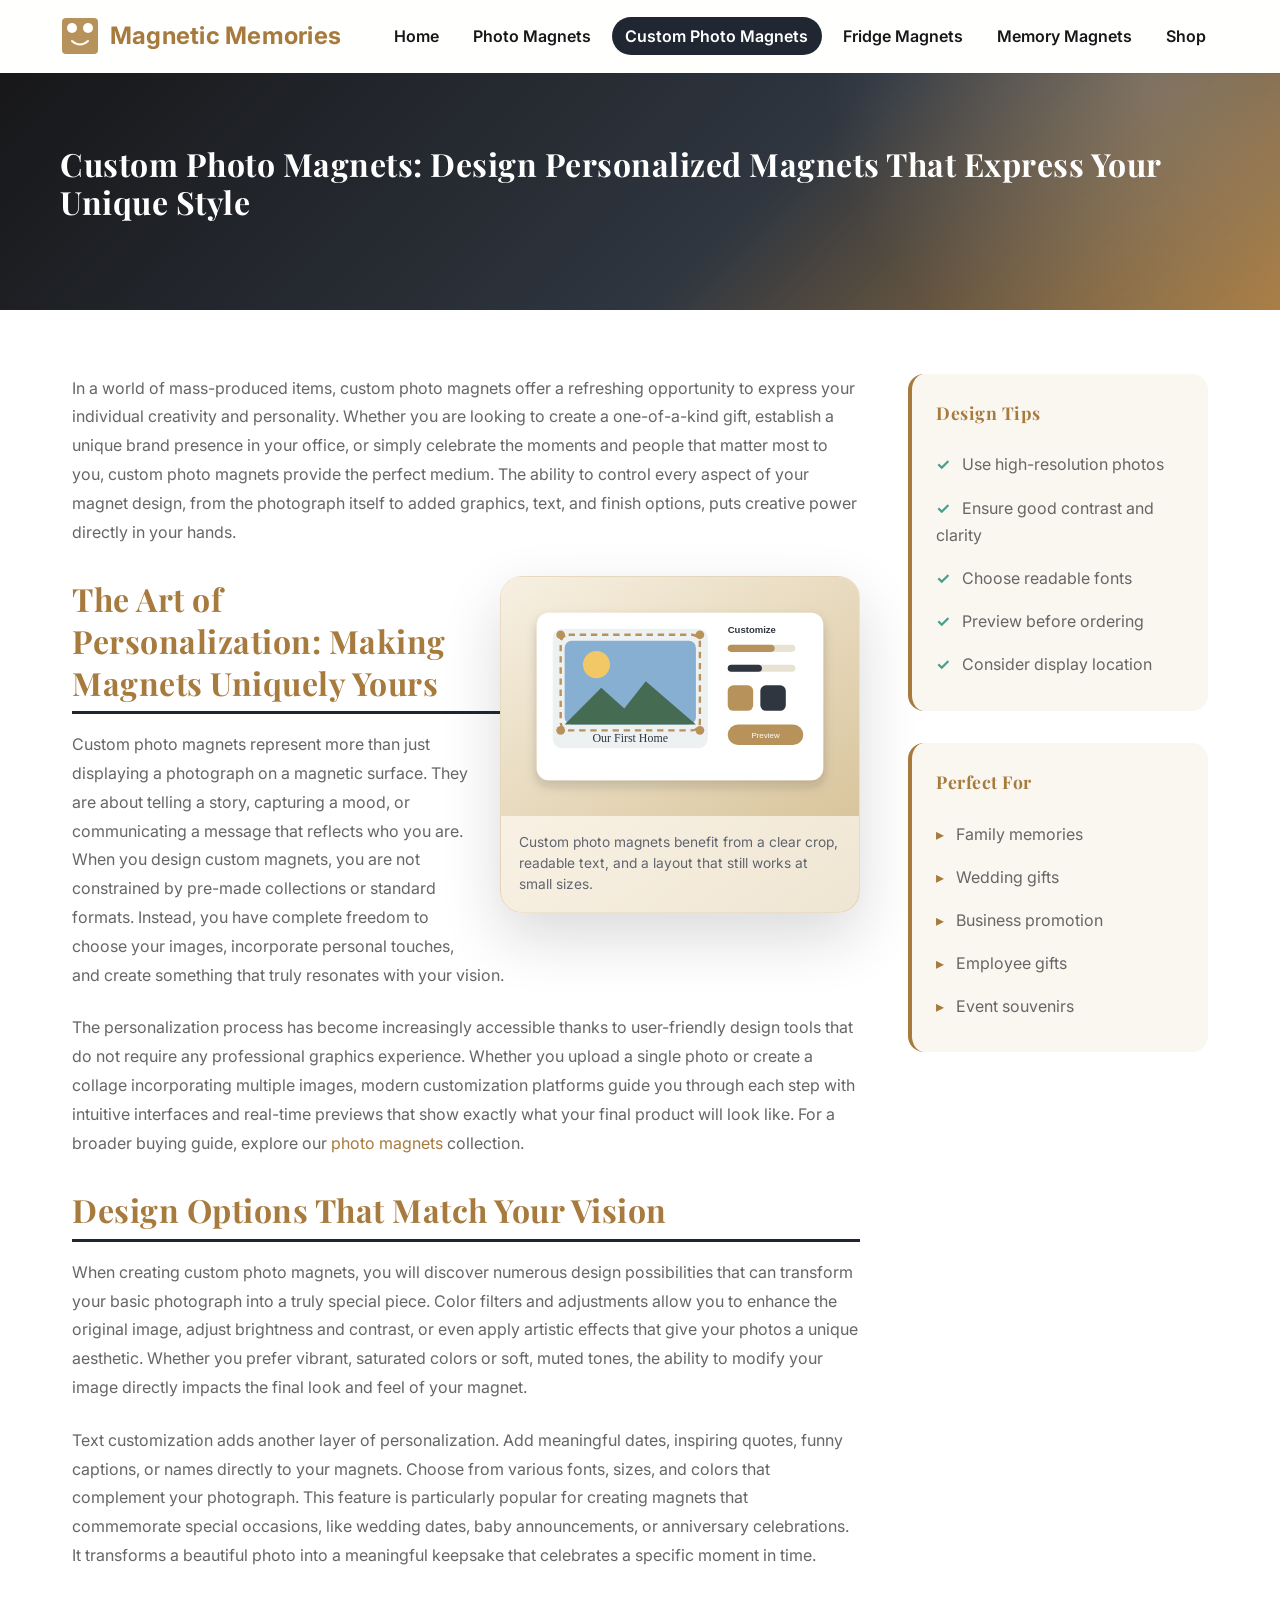
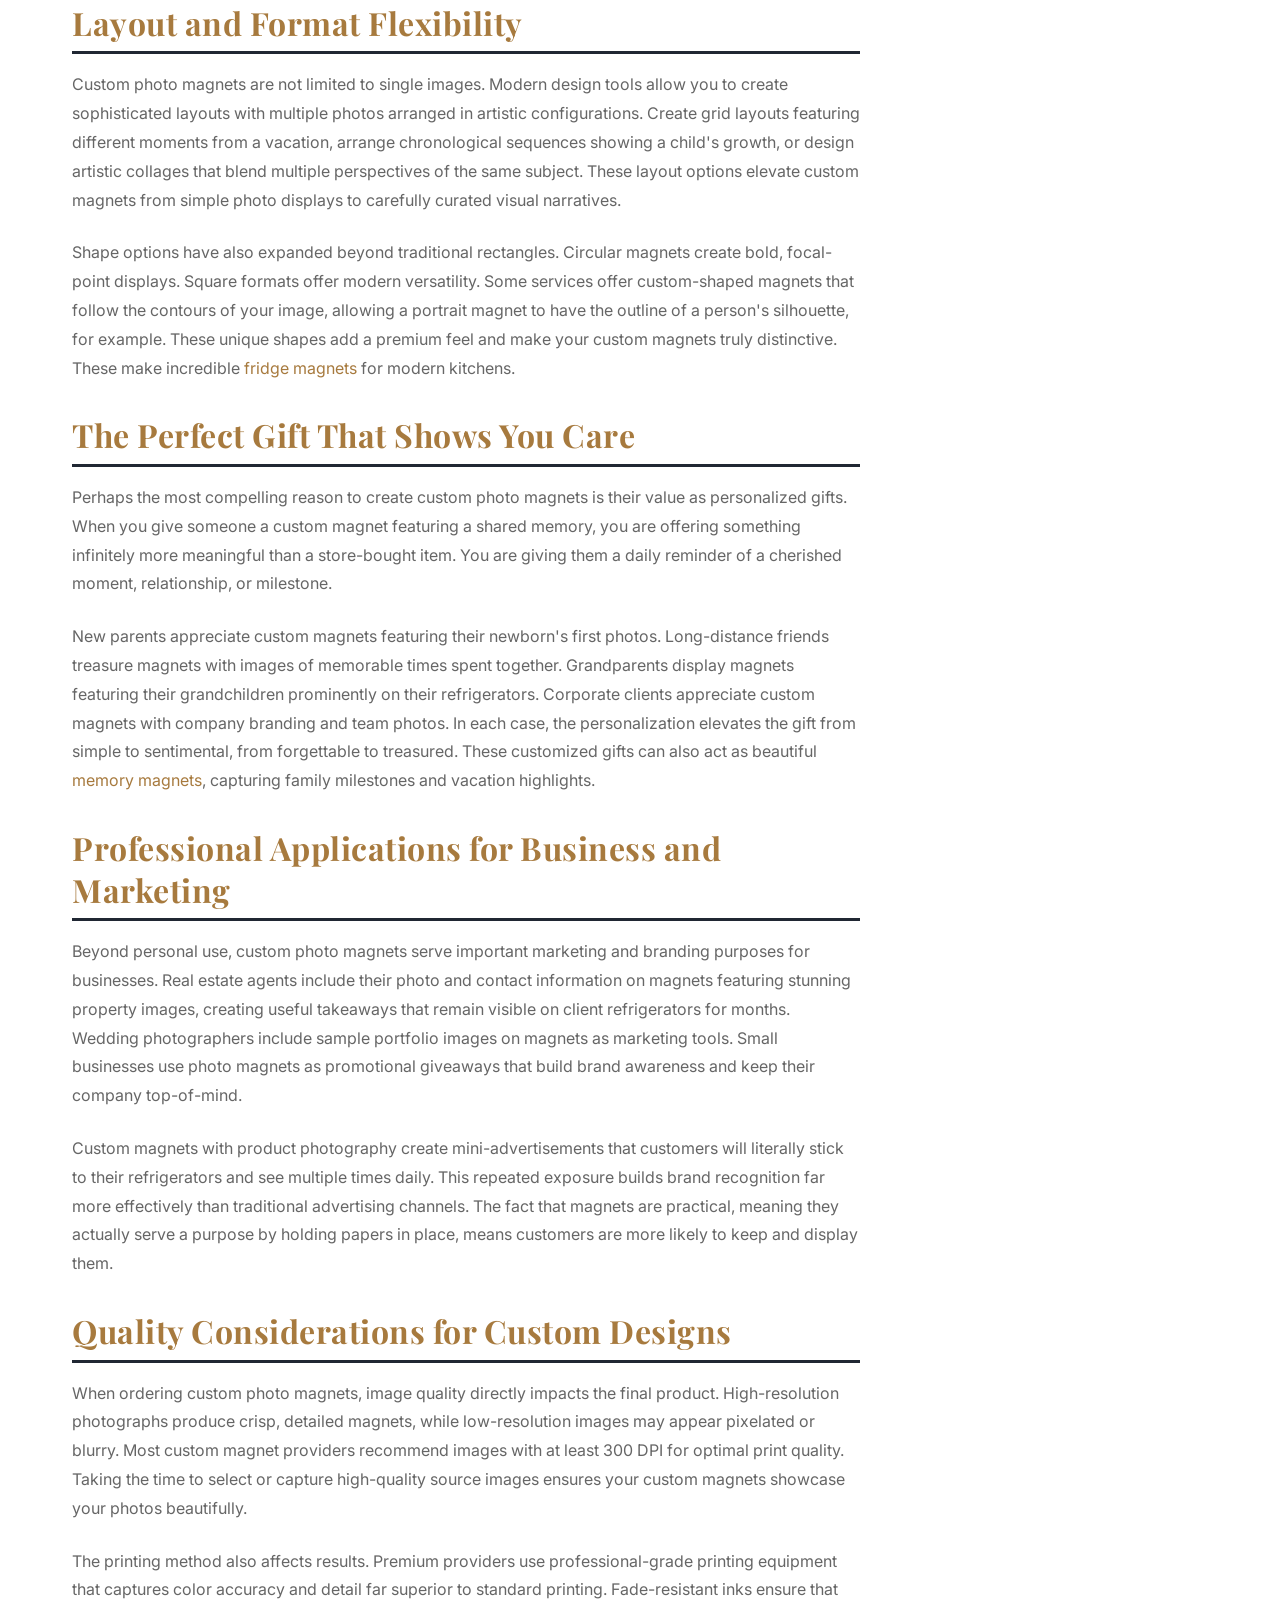
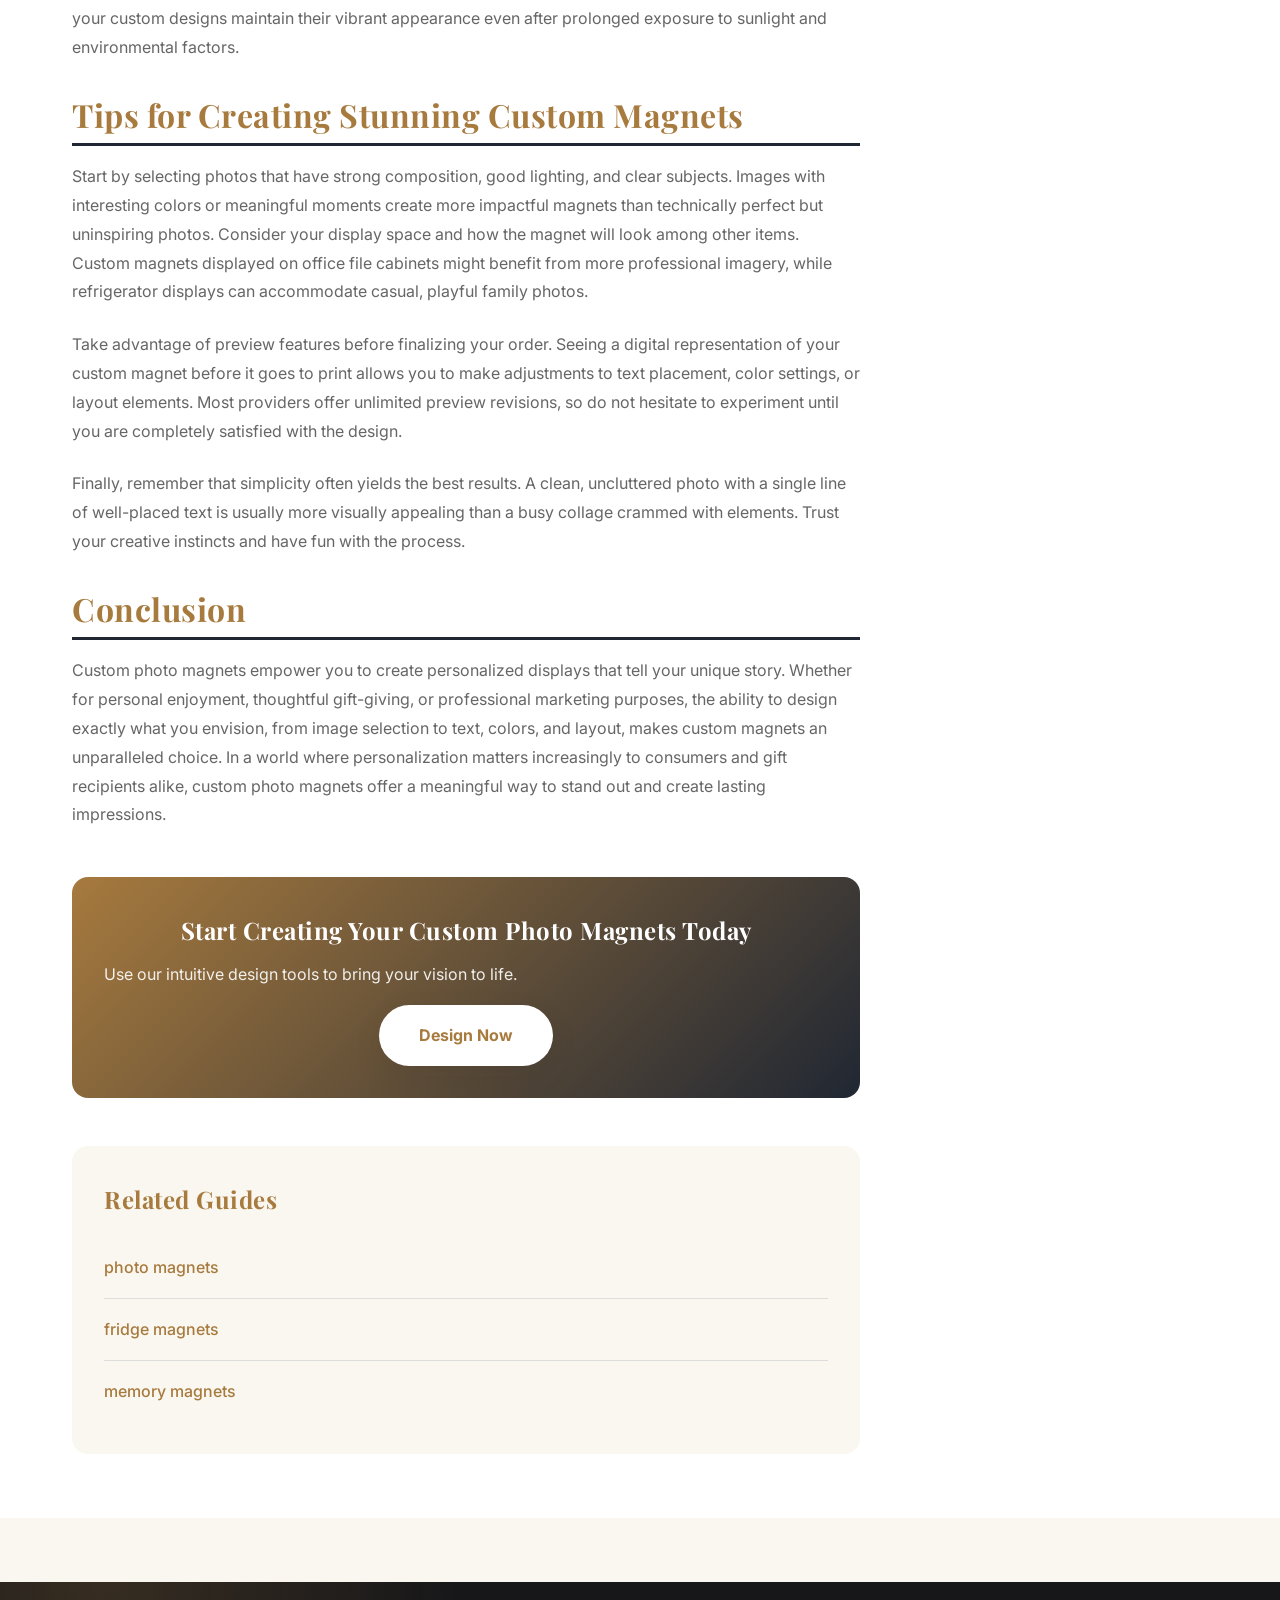
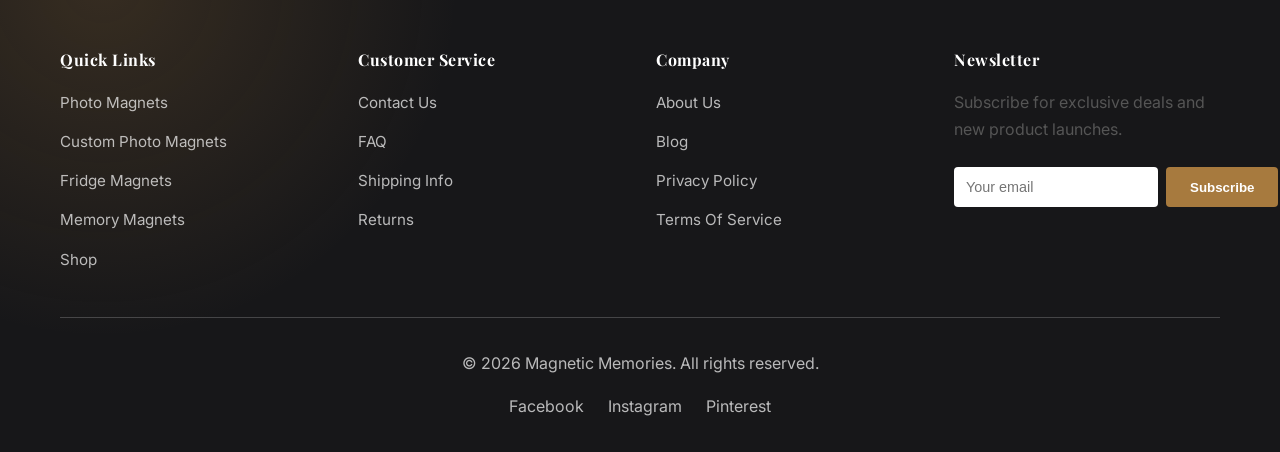
<file: custom-photo-magnets.html>
<!DOCTYPE html>
<html lang="en">
<head>
    <meta charset="UTF-8">
    <meta name="viewport" content="width=device-width, initial-scale=1.0">
    <meta name="description" content="Create personalized custom photo magnets that perfectly match your style. Learn about design options, customization tools, and tips for creating stunning personalized magnets.">
    <title>Custom Photo Magnets - Design Your Own Personalized Magnets</title>
    <meta property="og:title" content="Custom Photo Magnets - Design Your Own Personalized Magnets">
    <meta property="og:description" content="Create personalized custom photo magnets that perfectly match your style. Learn about design options, customization tools, and tips for creating stunning personalized magnets.">
    <meta property="og:type" content="article">
    <meta property="og:url" content="https://photo-magnets.github.io/custom-photo-magnets.html">
    <meta property="og:image" content="https://photo-magnets.github.io/images/custom-photo-magnets.svg">
    <meta name="twitter:card" content="summary_large_image">
    <link rel="icon" href="/favicon.ico" sizes="any">
    <link rel="icon" href="/favicon-32x32.png" type="image/png" sizes="32x32">
    <link rel="icon" href="/favicon-48x48.png" type="image/png" sizes="48x48">
    <link rel="icon" href="/favicon-16x16.png" type="image/png" sizes="16x16">
    <link rel="icon" href="images/logo.svg" type="image/svg+xml">
    <link rel="apple-touch-icon" href="/apple-touch-icon.png">
    <link rel="manifest" href="/site.webmanifest">
    <link rel="stylesheet" href="css/style.css">
    <link rel="canonical" href="https://photo-magnets.github.io/custom-photo-magnets.html">
    <script src="https://analytics.ahrefs.com/analytics.js" data-key="65DSsK4/Wk+Y84z4VequjA" async></script>
    <script type="application/ld+json">
    {
      "@context": "https://schema.org",
      "@type": "Article",
      "headline": "Custom Photo Magnets: Design Personalized Magnets That Express Your Unique Style",
      "image": [
        "https://photo-magnets.github.io/images/custom-photo-magnets.svg"
      ],
      "datePublished": "2026-06-26T08:00:00+00:00",
      "dateModified": "2026-06-26T08:00:00+00:00",
      "author": {
        "@type": "Person",
        "name": "Sarah Miller",
        "jobTitle": "Home Decor Expert"
      },
      "publisher": {
        "@type": "Organization",
        "name": "Magnetic Memories",
        "logo": {
          "@type": "ImageObject",
          "url": "https://photo-magnets.github.io/images/logo.svg"
        }
      },
      "description": "Create personalized custom photo magnets that perfectly match your style. Learn about design options, customization tools, and tips for creating stunning personalized magnets."
    }
    </script>
    <script type="application/ld+json">
    {
      "@context": "https://schema.org",
      "@type": "BreadcrumbList",
      "itemListElement": [{
        "@type": "ListItem",
        "position": 1,
        "name": "Home",
        "item": "https://photo-magnets.github.io/index.html"
      },{
        "@type": "ListItem",
        "position": 2,
        "name": "Custom Photo Magnets",
        "item": "https://photo-magnets.github.io/custom-photo-magnets.html"
      }]
    }
    </script>
</head>
<body>
    <!-- Header & Navigation -->
    <header class="header">
        <nav class="navbar">
            <div class="container">
                <div class="logo">
                    <svg width="40" height="40" viewBox="0 0 40 40" class="logo-icon">
                        <rect x="2" y="2" width="36" height="36" rx="4" fill="#B7935B"/>
                        <circle cx="12" cy="12" r="5" fill="white"/>
                        <circle cx="28" cy="12" r="5" fill="white"/>
                        <path d="M 12 25 Q 20 32 28 25" stroke="white" stroke-width="2" fill="none" stroke-linecap="round"/>
                    </svg>
                    <span>Magnetic Memories</span>
                </div>
                <ul class="nav-menu">
                    <li><a href="index.html">Home</a></li>
                    <li><a href="photo-magnets.html">photo magnets</a></li>
                    <li><a href="custom-photo-magnets.html" class="active">custom photo magnets</a></li>
                    <li><a href="fridge-magnets.html">fridge magnets</a></li>
                    <li><a href="memory-magnets.html">memory magnets</a></li>
                    <li><a href="shop.html">Shop</a></li>
                </ul>
                <button class="hamburger">
                    <span></span>
                    <span></span>
                    <span></span>
                </button>
            </div>
        </nav>
    </header>

    <!-- Article Content -->
    <article class="article-page">
        <div class="article-header">
            <div class="container">
                <h1>Custom Photo Magnets: Design Personalized Magnets That Express Your Unique Style</h1>
            </div>
        </div>

        <div class="container article-body">
            <div class="article-wrapper">
                <main class="article-content">
                    <p>In a world of mass-produced items, custom photo magnets offer a refreshing opportunity to express your individual creativity and personality. Whether you are looking to create a one-of-a-kind gift, establish a unique brand presence in your office, or simply celebrate the moments and people that matter most to you, custom photo magnets provide the perfect medium. The ability to control every aspect of your magnet design, from the photograph itself to added graphics, text, and finish options, puts creative power directly in your hands.</p>

                    <figure class="article-graphic article-graphic--right">
                        <img src="images/custom-photo-magnets.svg" alt="Custom photo magnet design preview with crop handles and text options" width="900" height="600" loading="lazy">
                        <figcaption>Custom photo magnets benefit from a clear crop, readable text, and a layout that still works at small sizes.</figcaption>
                    </figure>


                    <h2>The Art of Personalization: Making Magnets Uniquely Yours</h2>
                    <p>Custom photo magnets represent more than just displaying a photograph on a magnetic surface. They are about telling a story, capturing a mood, or communicating a message that reflects who you are. When you design custom magnets, you are not constrained by pre-made collections or standard formats. Instead, you have complete freedom to choose your images, incorporate personal touches, and create something that truly resonates with your vision.</p>
                    <p>The personalization process has become increasingly accessible thanks to user-friendly design tools that do not require any professional graphics experience. Whether you upload a single photo or create a collage incorporating multiple images, modern customization platforms guide you through each step with intuitive interfaces and real-time previews that show exactly what your final product will look like. For a broader buying guide, explore our <a href="photo-magnets.html">photo magnets</a> collection.</p>

                    <h2>Design Options That Match Your Vision</h2>
                    <p>When creating custom photo magnets, you will discover numerous design possibilities that can transform your basic photograph into a truly special piece. Color filters and adjustments allow you to enhance the original image, adjust brightness and contrast, or even apply artistic effects that give your photos a unique aesthetic. Whether you prefer vibrant, saturated colors or soft, muted tones, the ability to modify your image directly impacts the final look and feel of your magnet.</p>
                    <p>Text customization adds another layer of personalization. Add meaningful dates, inspiring quotes, funny captions, or names directly to your magnets. Choose from various fonts, sizes, and colors that complement your photograph. This feature is particularly popular for creating magnets that commemorate special occasions, like wedding dates, baby announcements, or anniversary celebrations. It transforms a beautiful photo into a meaningful keepsake that celebrates a specific moment in time.</p>

                    <h2>Layout and Format Flexibility</h2>
                    <p>Custom photo magnets are not limited to single images. Modern design tools allow you to create sophisticated layouts with multiple photos arranged in artistic configurations. Create grid layouts featuring different moments from a vacation, arrange chronological sequences showing a child's growth, or design artistic collages that blend multiple perspectives of the same subject. These layout options elevate custom magnets from simple photo displays to carefully curated visual narratives.</p>
                    <p>Shape options have also expanded beyond traditional rectangles. Circular magnets create bold, focal-point displays. Square formats offer modern versatility. Some services offer custom-shaped magnets that follow the contours of your image, allowing a portrait magnet to have the outline of a person's silhouette, for example. These unique shapes add a premium feel and make your custom magnets truly distinctive. These make incredible <a href="fridge-magnets.html">fridge magnets</a> for modern kitchens.</p>

                    <h2>The Perfect Gift That Shows You Care</h2>
                    <p>Perhaps the most compelling reason to create custom photo magnets is their value as personalized gifts. When you give someone a custom magnet featuring a shared memory, you are offering something infinitely more meaningful than a store-bought item. You are giving them a daily reminder of a cherished moment, relationship, or milestone.</p>
                    <p>New parents appreciate custom magnets featuring their newborn's first photos. Long-distance friends treasure magnets with images of memorable times spent together. Grandparents display magnets featuring their grandchildren prominently on their refrigerators. Corporate clients appreciate custom magnets with company branding and team photos. In each case, the personalization elevates the gift from simple to sentimental, from forgettable to treasured. These customized gifts can also act as beautiful <a href="memory-magnets.html">memory magnets</a>, capturing family milestones and vacation highlights.</p>

                    <h2>Professional Applications for Business and Marketing</h2>
                    <p>Beyond personal use, custom photo magnets serve important marketing and branding purposes for businesses. Real estate agents include their photo and contact information on magnets featuring stunning property images, creating useful takeaways that remain visible on client refrigerators for months. Wedding photographers include sample portfolio images on magnets as marketing tools. Small businesses use photo magnets as promotional giveaways that build brand awareness and keep their company top-of-mind.</p>
                    <p>Custom magnets with product photography create mini-advertisements that customers will literally stick to their refrigerators and see multiple times daily. This repeated exposure builds brand recognition far more effectively than traditional advertising channels. The fact that magnets are practical, meaning they actually serve a purpose by holding papers in place, means customers are more likely to keep and display them.</p>

                    <h2>Quality Considerations for Custom Designs</h2>
                    <p>When ordering custom photo magnets, image quality directly impacts the final product. High-resolution photographs produce crisp, detailed magnets, while low-resolution images may appear pixelated or blurry. Most custom magnet providers recommend images with at least 300 DPI for optimal print quality. Taking the time to select or capture high-quality source images ensures your custom magnets showcase your photos beautifully.</p>
                    <p>The printing method also affects results. Premium providers use professional-grade printing equipment that captures color accuracy and detail far superior to standard printing. Fade-resistant inks ensure that your custom designs maintain their vibrant appearance even after prolonged exposure to sunlight and environmental factors.</p>

                    <h2>Tips for Creating Stunning Custom Magnets</h2>
                    <p>Start by selecting photos that have strong composition, good lighting, and clear subjects. Images with interesting colors or meaningful moments create more impactful magnets than technically perfect but uninspiring photos. Consider your display space and how the magnet will look among other items. Custom magnets displayed on office file cabinets might benefit from more professional imagery, while refrigerator displays can accommodate casual, playful family photos.</p>
                    <p>Take advantage of preview features before finalizing your order. Seeing a digital representation of your custom magnet before it goes to print allows you to make adjustments to text placement, color settings, or layout elements. Most providers offer unlimited preview revisions, so do not hesitate to experiment until you are completely satisfied with the design.</p>
                    <p>Finally, remember that simplicity often yields the best results. A clean, uncluttered photo with a single line of well-placed text is usually more visually appealing than a busy collage crammed with elements. Trust your creative instincts and have fun with the process.</p>

                    <h2>Conclusion</h2>
                    <p>Custom photo magnets empower you to create personalized displays that tell your unique story. Whether for personal enjoyment, thoughtful gift-giving, or professional marketing purposes, the ability to design exactly what you envision, from image selection to text, colors, and layout, makes custom magnets an unparalleled choice. In a world where personalization matters increasingly to consumers and gift recipients alike, custom photo magnets offer a meaningful way to stand out and create lasting impressions.</p>

                    <div class="article-cta">
                        <h3>Start Creating Your Custom Photo Magnets Today</h3>
                        <p>Use our intuitive design tools to bring your vision to life.</p>
                        <a href="shop.html" class="cta-button">Design Now</a>
                    </div>

                    <div class="internal-links">
                        <h3>Related Guides</h3>
                        <ul>
                            <li><a href="photo-magnets.html">photo magnets</a></li>
                            <li><a href="fridge-magnets.html">fridge magnets</a></li>
                            <li><a href="memory-magnets.html">memory magnets</a></li>
                        </ul>
                    </div>
                </main>

                <aside class="article-sidebar">
                    <div class="sidebar-box">
                        <h3>Design Tips</h3>
                        <ul class="facts-list">
                            <li>Use high-resolution photos</li>
                            <li>Ensure good contrast and clarity</li>
                            <li>Choose readable fonts</li>
                            <li>Preview before ordering</li>
                            <li>Consider display location</li>
                        </ul>
                    </div>

                    <div class="sidebar-box">
                        <h3>Perfect For</h3>
                        <ul class="sizes-list">
                            <li>Family memories</li>
                            <li>Wedding gifts</li>
                            <li>Business promotion</li>
                            <li>Employee gifts</li>
                            <li>Event souvenirs</li>
                        </ul>
                    </div>
                </aside>
            </div>
        </div>
    </article>

    <!-- Footer -->
    <footer class="footer">
        <div class="container">
            <div class="footer-grid">
                <div class="footer-section">
                    <h4>Quick Links</h4>
                    <ul>
                        <li><a href="photo-magnets.html">photo magnets</a></li>
                        <li><a href="custom-photo-magnets.html">custom photo magnets</a></li>
                        <li><a href="fridge-magnets.html">fridge magnets</a></li>
                        <li><a href="memory-magnets.html">memory magnets</a></li>
                        <li><a href="shop.html">Shop</a></li>
                    </ul>
                </div>
                <div class="footer-section">
                    <h4>Customer Service</h4>
                    <ul>
                        <li><a href="contact.html">Contact Us</a></li>
                        <li><a href="faq.html">FAQ</a></li>
                        <li><a href="shipping-info.html">Shipping Info</a></li>
                        <li><a href="returns.html">Returns</a></li>
                    </ul>
                </div>
                <div class="footer-section">
                    <h4>Company</h4>
                    <ul>
                        <li><a href="about.html">About Us</a></li>
                        <li><a href="blog.html">Blog</a></li>
                        <li><a href="privacy-policy.html">Privacy Policy</a></li>
                        <li><a href="terms-of-service.html">Terms of Service</a></li>
                    </ul>
                </div>
                <div class="footer-section">
                    <h4>Newsletter</h4>
                    <p>Subscribe for exclusive deals and new product launches.</p>
                    <form class="newsletter-form">
                        <input type="email" placeholder="Your email" required>
                        <button type="submit">Subscribe</button>
                    </form>
                </div>
            </div>
            <div class="footer-bottom">
                <p>&copy; 2026 Magnetic Memories. All rights reserved.</p>
                <div class="social-links">
                    <a href="#facebook">Facebook</a>
                    <a href="#instagram">Instagram</a>
                    <a href="#pinterest">Pinterest</a>
                </div>
            </div>
        </div>
    </footer>

    <script src="js/script.js"></script>
</body>
</html>
</file>
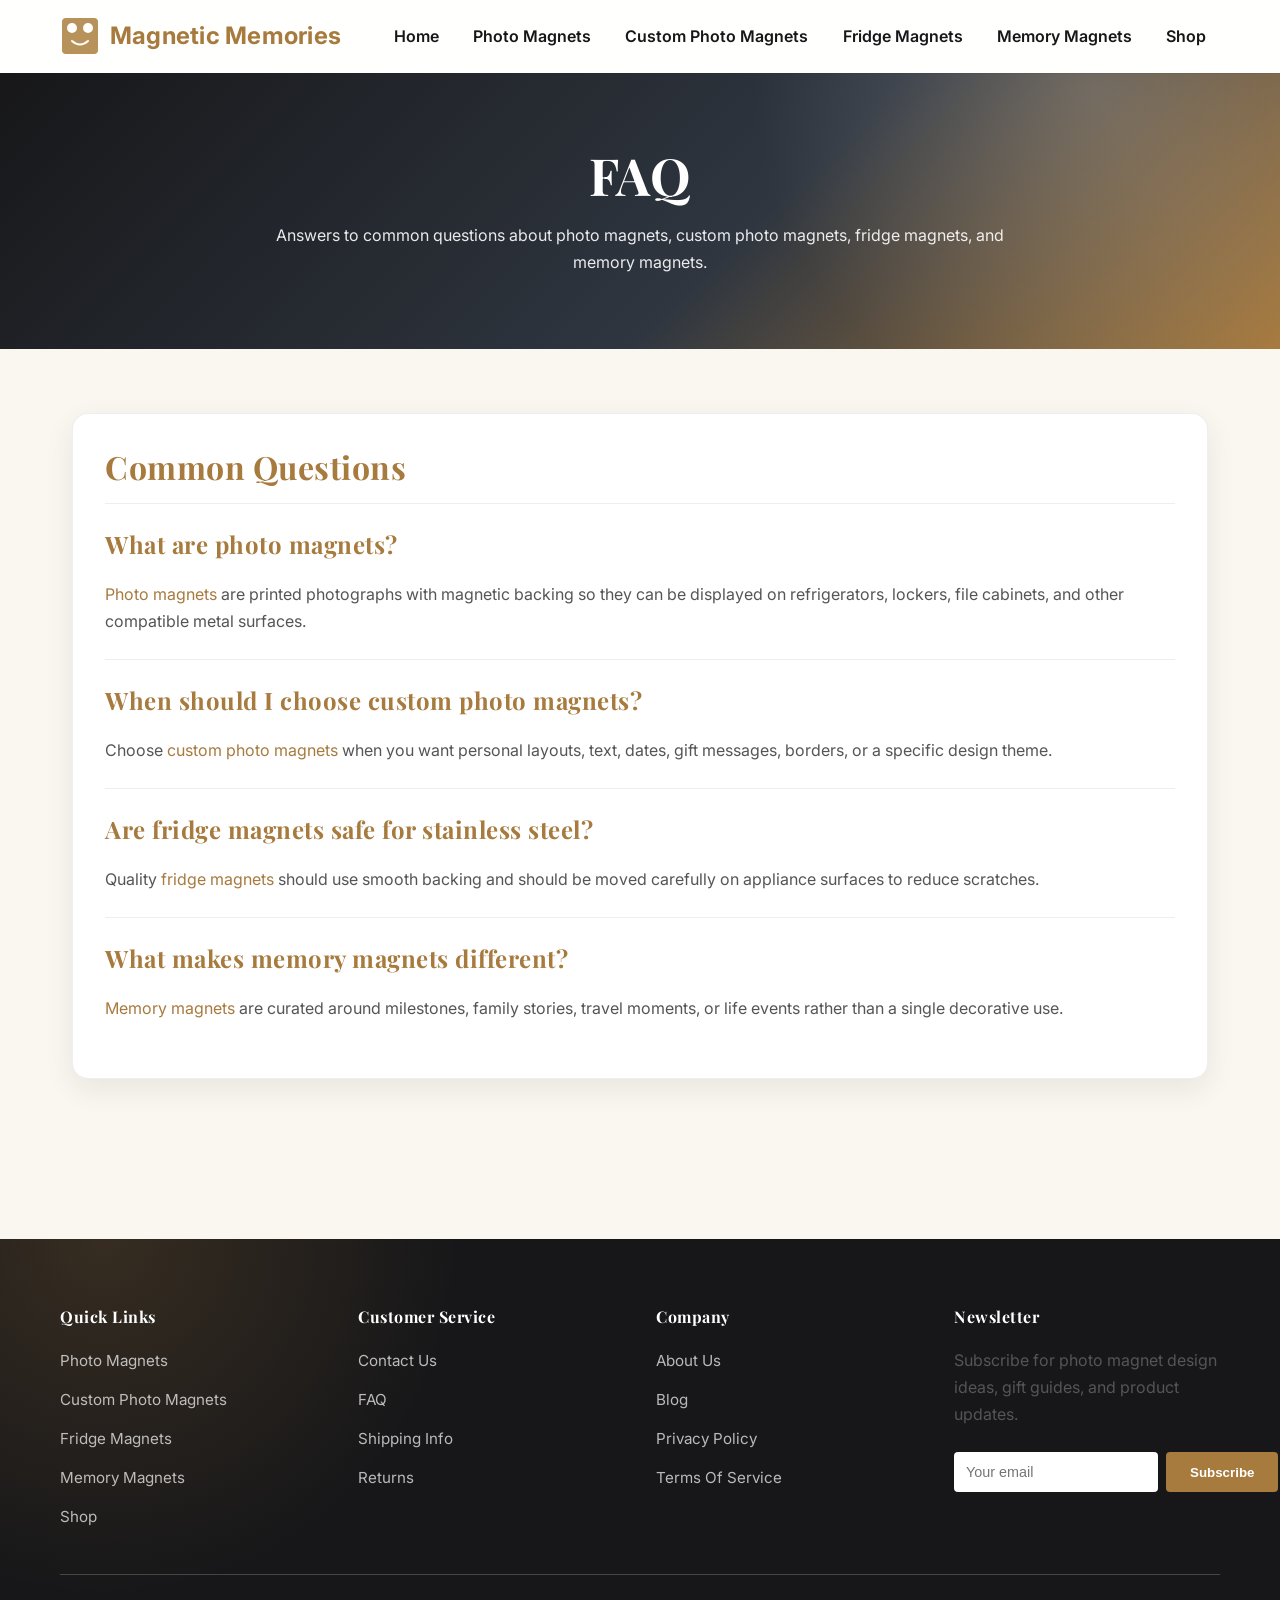
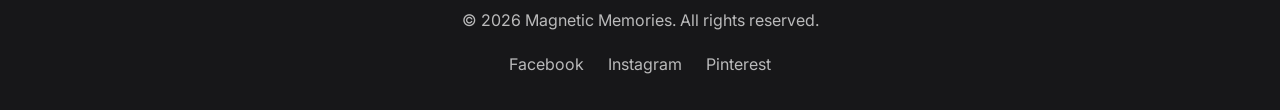
<file: faq.html>
<!DOCTYPE html>
<html lang="en">
<head>
    <meta charset="UTF-8">
    <meta name="viewport" content="width=device-width, initial-scale=1.0">
    <meta name="description" content="Answers to common questions about photo magnets, custom photo magnets, fridge magnets, and memory magnets.">
    <title>FAQ - Photo Magnets Questions Answered</title>
    <meta property="og:title" content="FAQ - Photo Magnets Questions Answered">
    <meta property="og:description" content="Answers to common questions about photo magnets, custom photo magnets, fridge magnets, and memory magnets.">
    <meta property="og:type" content="website">
    <meta property="og:url" content="https://photo-magnets.github.io/faq.html">
    <meta property="og:image" content="https://photo-magnets.github.io/images/hero.svg">
    <meta name="twitter:card" content="summary_large_image">
    <link rel="icon" href="/favicon.ico" sizes="any">
    <link rel="icon" href="/favicon-32x32.png" type="image/png" sizes="32x32">
    <link rel="icon" href="/favicon-48x48.png" type="image/png" sizes="48x48">
    <link rel="icon" href="/favicon-16x16.png" type="image/png" sizes="16x16">
    <link rel="icon" href="images/logo.svg" type="image/svg+xml">
    <link rel="apple-touch-icon" href="/apple-touch-icon.png">
    <link rel="manifest" href="/site.webmanifest">
    <link rel="stylesheet" href="css/style.css">
    <link rel="canonical" href="https://photo-magnets.github.io/faq.html">
    <script type="application/ld+json">
    {
      "@context": "https://schema.org",
      "@type": "FAQPage",
      "name": "FAQ",
      "description": "Answers to common questions about photo magnets, custom photo magnets, fridge magnets, and memory magnets.",
      "url": "https://photo-magnets.github.io/faq.html",
      "publisher": {
        "@type": "Organization",
        "name": "Magnetic Memories",
        "logo": {
          "@type": "ImageObject",
          "url": "https://photo-magnets.github.io/images/logo.svg"
        }
      }
    }
    </script>
</head>
<body>
    <header class="header">
        <nav class="navbar">
            <div class="container">
                <div class="logo">
                    <svg width="40" height="40" viewBox="0 0 40 40" class="logo-icon">
                        <rect x="2" y="2" width="36" height="36" rx="4" fill="#B7935B"/>
                        <circle cx="12" cy="12" r="5" fill="white"/>
                        <circle cx="28" cy="12" r="5" fill="white"/>
                        <path d="M 12 25 Q 20 32 28 25" stroke="white" stroke-width="2" fill="none" stroke-linecap="round"/>
                    </svg>
                    <span>Magnetic Memories</span>
                </div>
                <ul class="nav-menu">
                    <li><a href="index.html">Home</a></li>
                    <li><a href="photo-magnets.html">photo magnets</a></li>
                    <li><a href="custom-photo-magnets.html">custom photo magnets</a></li>
                    <li><a href="fridge-magnets.html">fridge magnets</a></li>
                    <li><a href="memory-magnets.html">memory magnets</a></li>
                    <li><a href="shop.html">Shop</a></li>
                </ul>
                <button class="hamburger"><span></span><span></span><span></span></button>
            </div>
        </nav>
    </header>
    <main class="page-content">
        <section class="page-hero">
            <div class="container">
                <h1>FAQ</h1>
                <p>Answers to common questions about photo magnets, custom photo magnets, fridge magnets, and memory magnets.</p>
            </div>
        </section>
        <section class="container page-body">
            <div class="content-card faq-list">
                <h2>Common Questions</h2>
                <h3>What are photo magnets?</h3>
                <p><a href="photo-magnets.html">Photo magnets</a> are printed photographs with magnetic backing so they can be displayed on refrigerators, lockers, file cabinets, and other compatible metal surfaces.</p>
                <h3>When should I choose custom photo magnets?</h3>
                <p>Choose <a href="custom-photo-magnets.html">custom photo magnets</a> when you want personal layouts, text, dates, gift messages, borders, or a specific design theme.</p>
                <h3>Are fridge magnets safe for stainless steel?</h3>
                <p>Quality <a href="fridge-magnets.html">fridge magnets</a> should use smooth backing and should be moved carefully on appliance surfaces to reduce scratches.</p>
                <h3>What makes memory magnets different?</h3>
                <p><a href="memory-magnets.html">Memory magnets</a> are curated around milestones, family stories, travel moments, or life events rather than a single decorative use.</p>
            </div>
        </section>
    </main>
    <footer class="footer">
        <div class="container">
            <div class="footer-grid">
                <div class="footer-section">
                    <h4>Quick Links</h4>
                    <ul>
                        <li><a href="photo-magnets.html">photo magnets</a></li>
                        <li><a href="custom-photo-magnets.html">custom photo magnets</a></li>
                        <li><a href="fridge-magnets.html">fridge magnets</a></li>
                        <li><a href="memory-magnets.html">memory magnets</a></li>
                        <li><a href="shop.html">Shop</a></li>
                    </ul>
                </div>
                <div class="footer-section">
                    <h4>Customer Service</h4>
                    <ul>
                        <li><a href="contact.html">Contact Us</a></li>
                        <li><a href="faq.html">FAQ</a></li>
                        <li><a href="shipping-info.html">Shipping Info</a></li>
                        <li><a href="returns.html">Returns</a></li>
                    </ul>
                </div>
                <div class="footer-section">
                    <h4>Company</h4>
                    <ul>
                        <li><a href="about.html">About Us</a></li>
                        <li><a href="blog.html">Blog</a></li>
                        <li><a href="privacy-policy.html">Privacy Policy</a></li>
                        <li><a href="terms-of-service.html">Terms of Service</a></li>
                    </ul>
                </div>
                <div class="footer-section">
                    <h4>Newsletter</h4>
                    <p>Subscribe for photo magnet design ideas, gift guides, and product updates.</p>
                    <form class="newsletter-form">
                        <input type="email" placeholder="Your email" required>
                        <button type="submit">Subscribe</button>
                    </form>
                </div>
            </div>
            <div class="footer-bottom">
                <p>&copy; 2026 Magnetic Memories. All rights reserved.</p>
                <div class="social-links">
                    <a href="#facebook">Facebook</a>
                    <a href="#instagram">Instagram</a>
                    <a href="#pinterest">Pinterest</a>
                </div>
            </div>
        </div>
    </footer>
    <script src="js/script.js"></script>
</body>
</html>
</file>
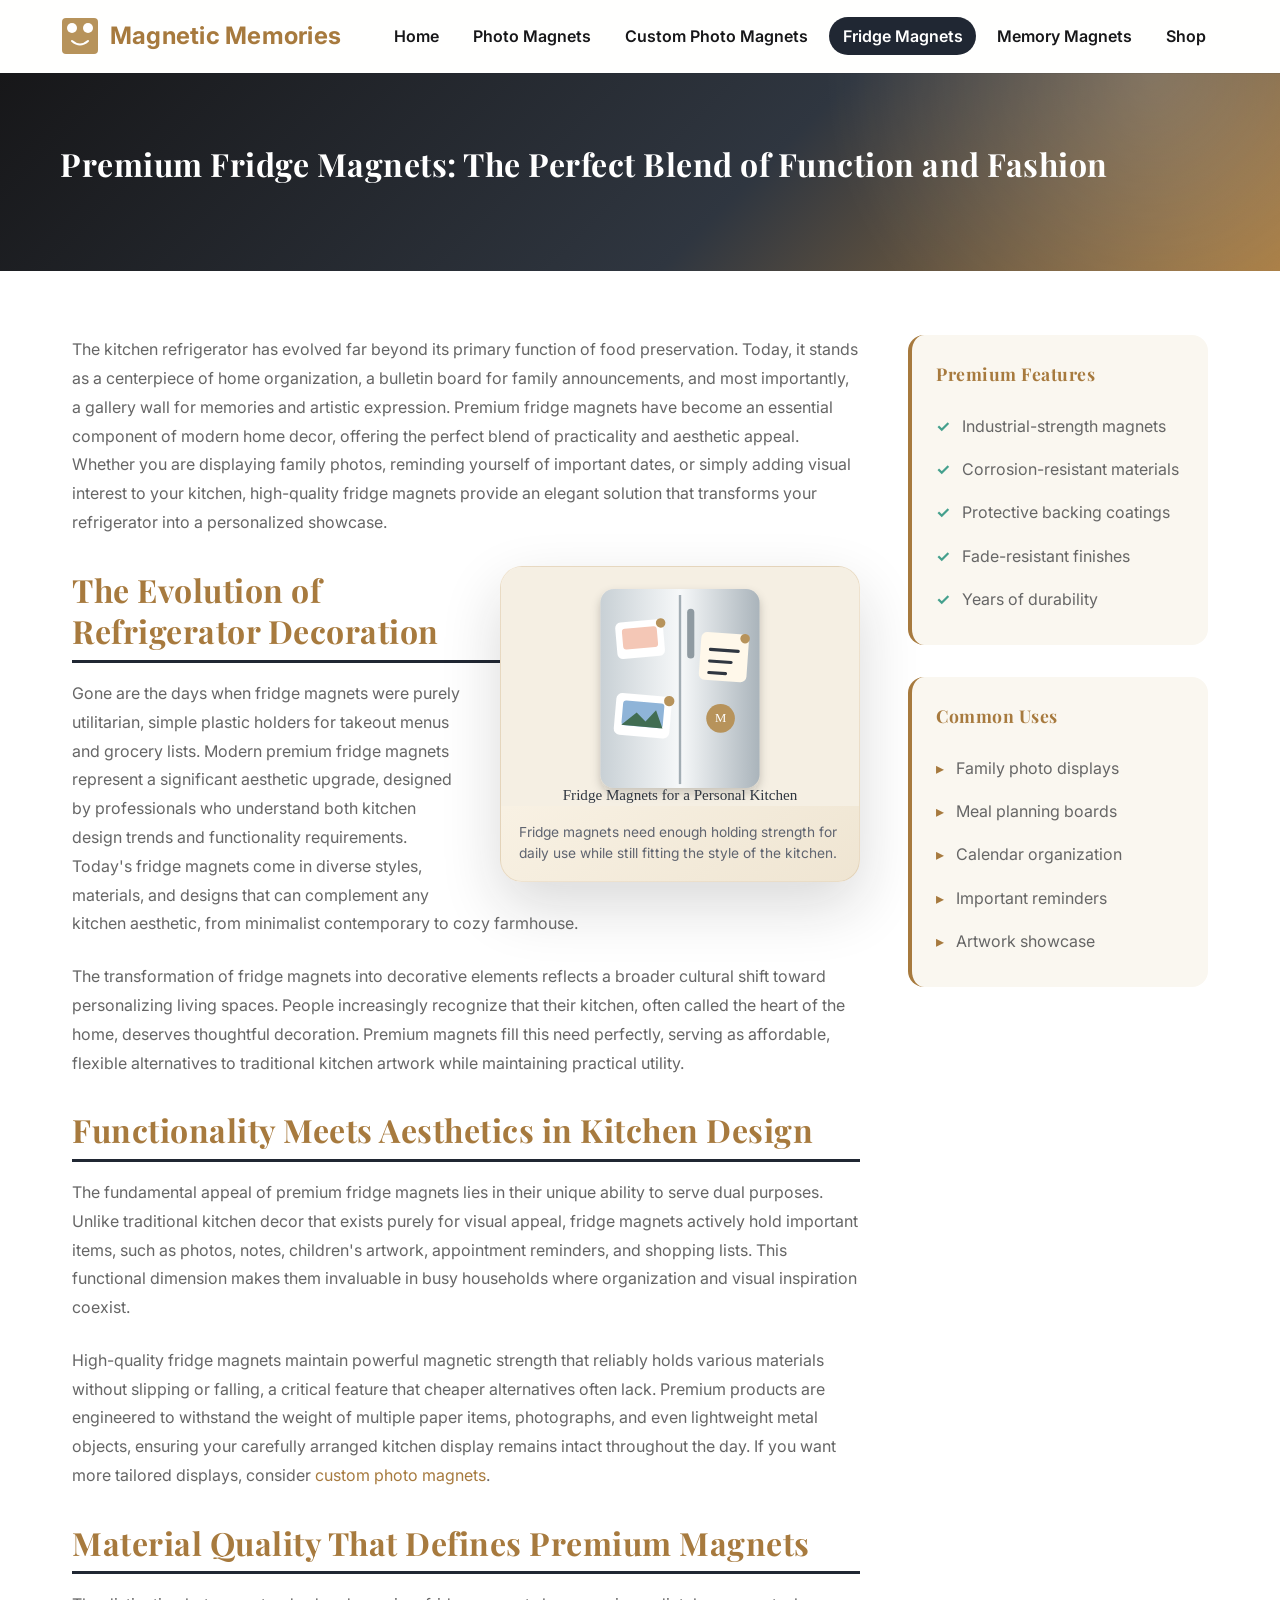
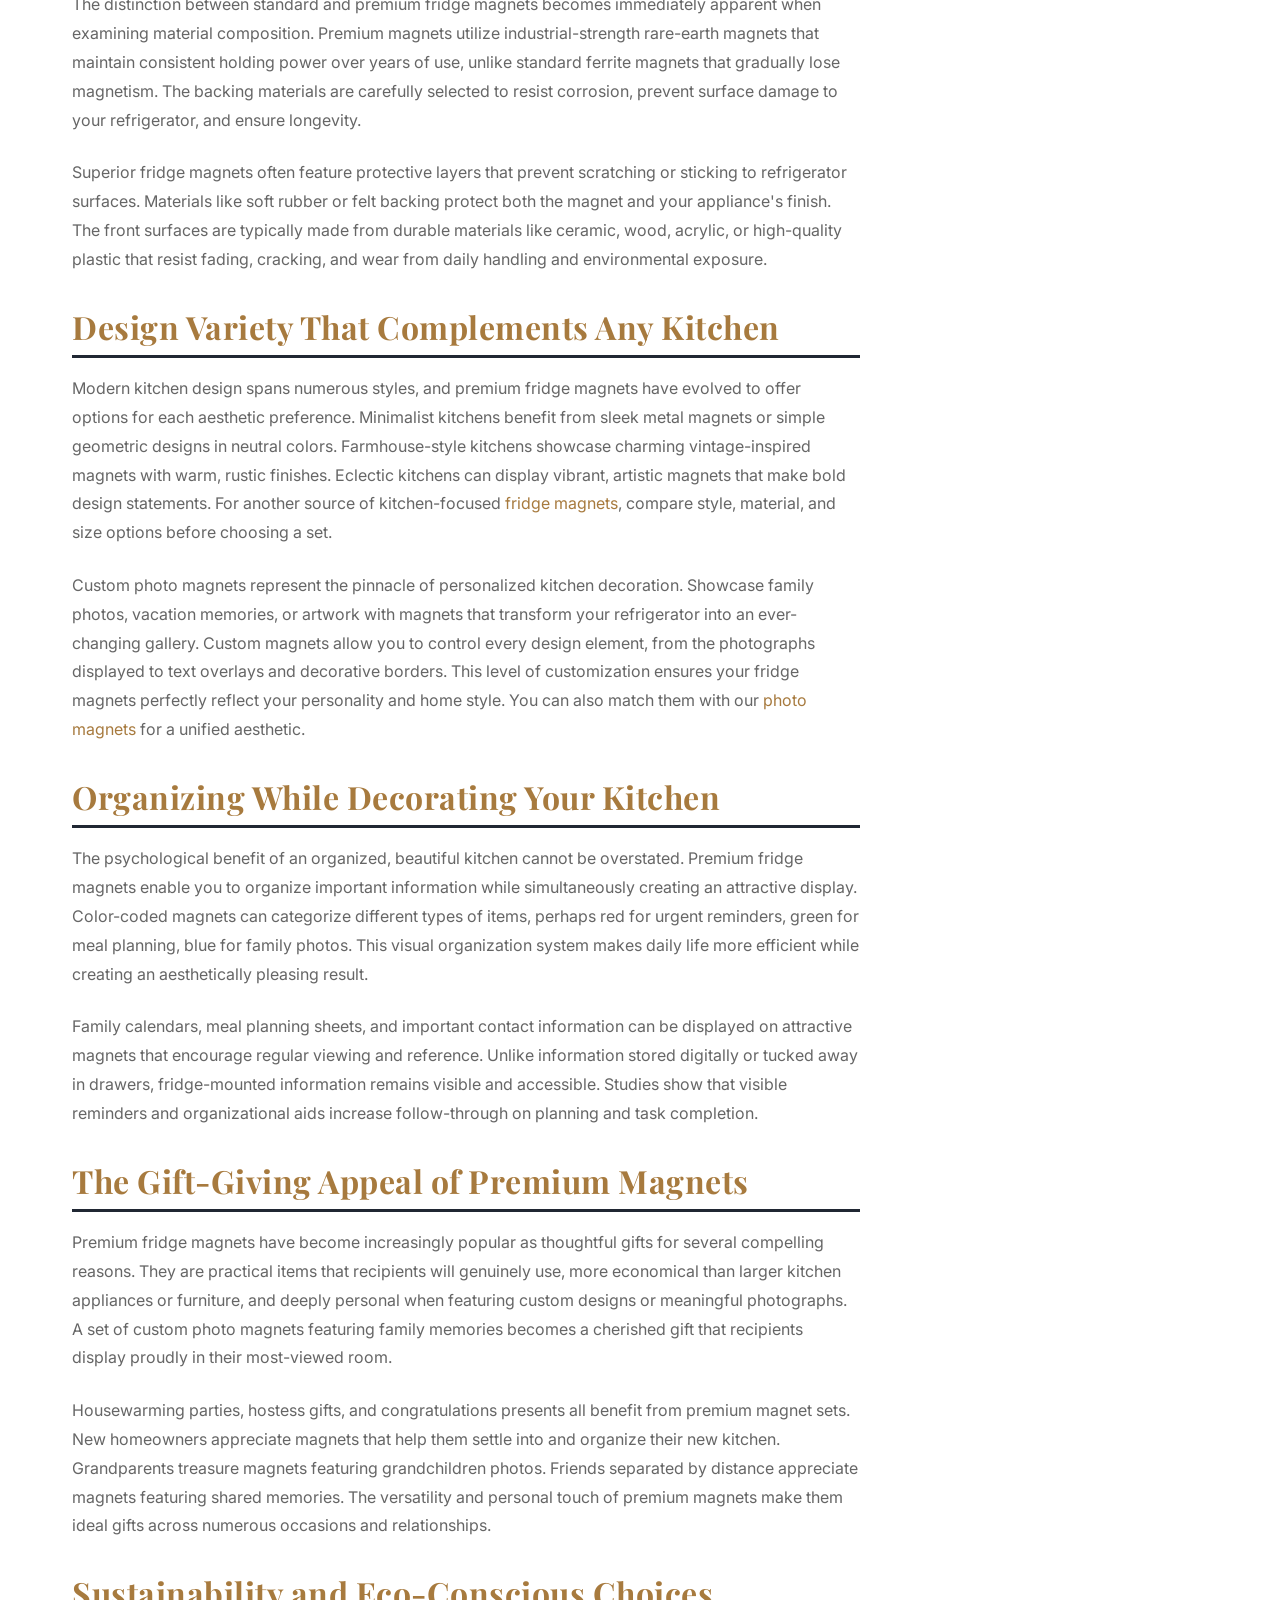
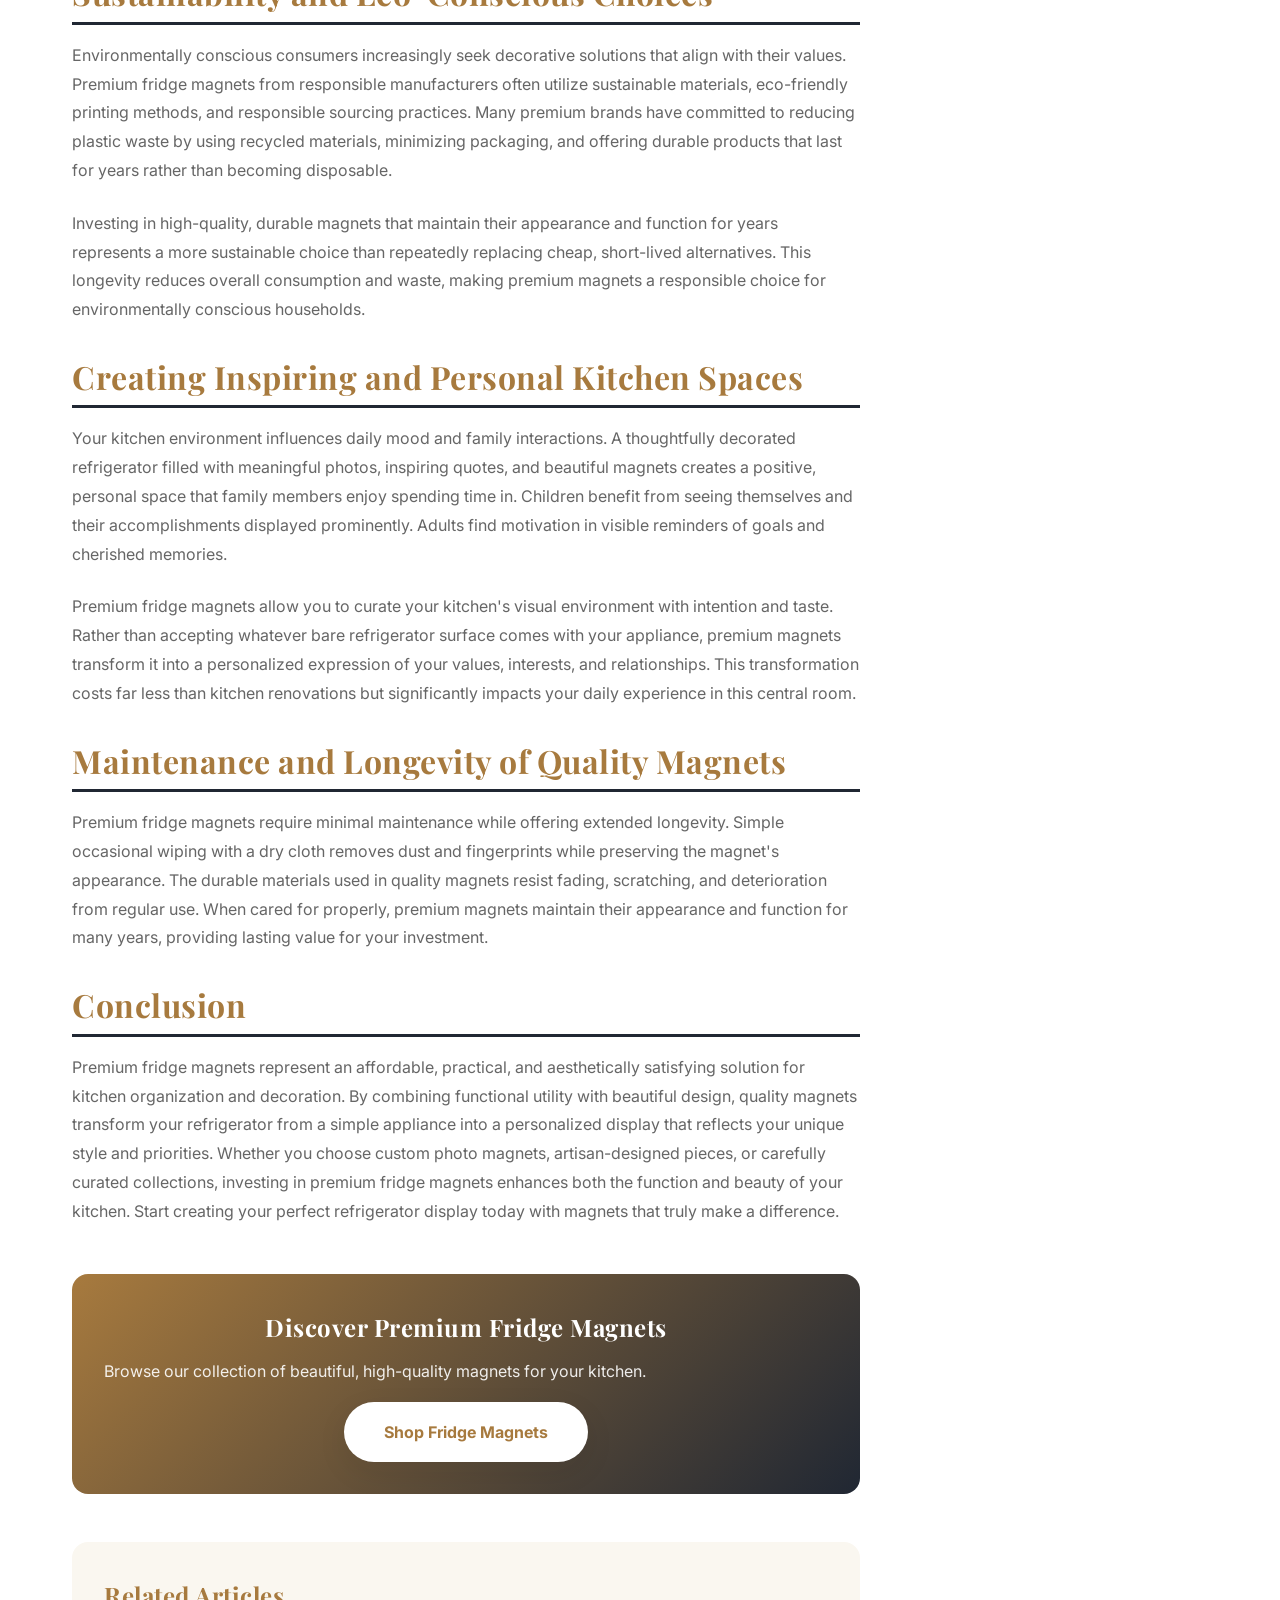
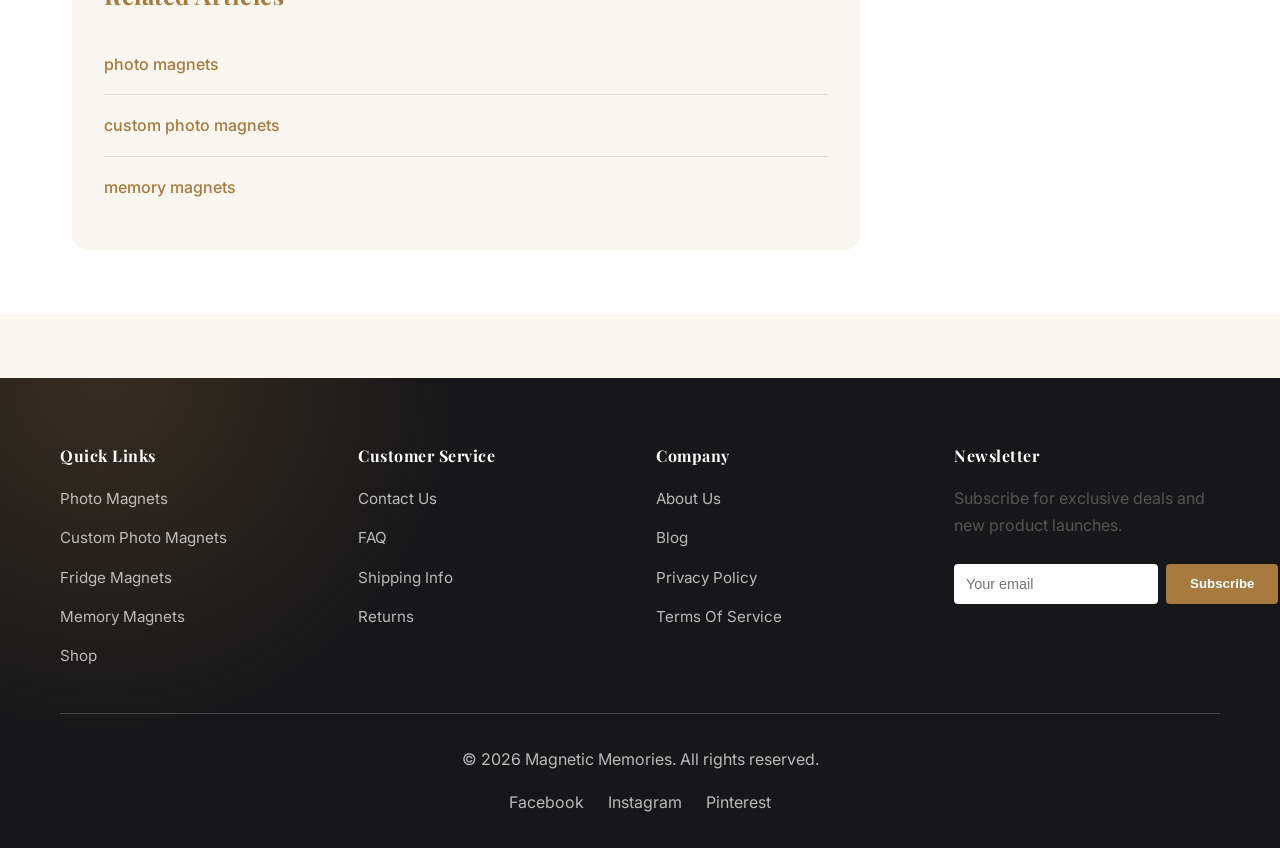
<file: fridge-magnets.html>
<!DOCTYPE html>
<html lang="en">
<head>
    <meta charset="UTF-8">
    <meta name="viewport" content="width=device-width, initial-scale=1.0">
    <meta name="description" content="Premium fridge magnets that combine style with function. Discover high-quality magnetic photo displays perfect for any kitchen decor.">
    <title>Premium Fridge Magnets - Stylish Kitchen Decor Solutions</title>
    <meta property="og:title" content="Premium Fridge Magnets - Stylish Kitchen Decor Solutions">
    <meta property="og:description" content="Premium fridge magnets that combine style with function. Discover high-quality magnetic photo displays perfect for any kitchen decor.">
    <meta property="og:type" content="article">
    <meta property="og:url" content="https://photo-magnets.github.io/fridge-magnets.html">
    <meta property="og:image" content="https://photo-magnets.github.io/images/fridge-magnets.svg">
    <meta name="twitter:card" content="summary_large_image">
    <link rel="icon" href="/favicon.ico" sizes="any">
    <link rel="icon" href="/favicon-32x32.png" type="image/png" sizes="32x32">
    <link rel="icon" href="/favicon-48x48.png" type="image/png" sizes="48x48">
    <link rel="icon" href="/favicon-16x16.png" type="image/png" sizes="16x16">
    <link rel="icon" href="images/logo.svg" type="image/svg+xml">
    <link rel="apple-touch-icon" href="/apple-touch-icon.png">
    <link rel="manifest" href="/site.webmanifest">
    <link rel="stylesheet" href="css/style.css">
    <link rel="canonical" href="https://photo-magnets.github.io/fridge-magnets.html">
    <script src="https://analytics.ahrefs.com/analytics.js" data-key="65DSsK4/Wk+Y84z4VequjA" async></script>
    <script type="application/ld+json">
    {
      "@context": "https://schema.org",
      "@type": "Article",
      "headline": "Premium Fridge Magnets: The Perfect Blend of Function and Fashion",
      "image": [
        "https://photo-magnets.github.io/images/fridge-magnets.svg"
      ],
      "datePublished": "2026-06-26T08:00:00+00:00",
      "dateModified": "2026-06-26T08:00:00+00:00",
      "author": {
        "@type": "Person",
        "name": "Sarah Miller",
        "jobTitle": "Home Decor Expert"
      },
      "publisher": {
        "@type": "Organization",
        "name": "Magnetic Memories",
        "logo": {
          "@type": "ImageObject",
          "url": "https://photo-magnets.github.io/images/logo.svg"
        }
      },
      "description": "Premium fridge magnets that combine style with function. Discover high-quality magnetic photo displays perfect for any kitchen decor."
    }
    </script>
    <script type="application/ld+json">
    {
      "@context": "https://schema.org",
      "@type": "BreadcrumbList",
      "itemListElement": [{
        "@type": "ListItem",
        "position": 1,
        "name": "Home",
        "item": "https://photo-magnets.github.io/index.html"
      },{
        "@type": "ListItem",
        "position": 2,
        "name": "Fridge Magnets",
        "item": "https://photo-magnets.github.io/fridge-magnets.html"
      }]
    }
    </script>
</head>
<body>
    <!-- Header & Navigation -->
    <header class="header">
        <nav class="navbar">
            <div class="container">
                <div class="logo">
                    <svg width="40" height="40" viewBox="0 0 40 40" class="logo-icon">
                        <rect x="2" y="2" width="36" height="36" rx="4" fill="#B7935B"/>
                        <circle cx="12" cy="12" r="5" fill="white"/>
                        <circle cx="28" cy="12" r="5" fill="white"/>
                        <path d="M 12 25 Q 20 32 28 25" stroke="white" stroke-width="2" fill="none" stroke-linecap="round"/>
                    </svg>
                    <span>Magnetic Memories</span>
                </div>
                <ul class="nav-menu">
                    <li><a href="index.html">Home</a></li>
                    <li><a href="photo-magnets.html">photo magnets</a></li>
                    <li><a href="custom-photo-magnets.html">custom photo magnets</a></li>
                    <li><a href="fridge-magnets.html" class="active">fridge magnets</a></li>
                    <li><a href="memory-magnets.html">memory magnets</a></li>
                    <li><a href="shop.html">Shop</a></li>
                </ul>
                <button class="hamburger">
                    <span></span>
                    <span></span>
                    <span></span>
                </button>
            </div>
        </nav>
    </header>

    <!-- Article Content -->
    <article class="article-page">
        <div class="article-header">
            <div class="container">
                <h1>Premium Fridge Magnets: The Perfect Blend of Function and Fashion</h1>
            </div>
        </div>

        <div class="container article-body">
            <div class="article-wrapper">
                <main class="article-content">
                    <p>The kitchen refrigerator has evolved far beyond its primary function of food preservation. Today, it stands as a centerpiece of home organization, a bulletin board for family announcements, and most importantly, a gallery wall for memories and artistic expression. Premium fridge magnets have become an essential component of modern home decor, offering the perfect blend of practicality and aesthetic appeal. Whether you are displaying family photos, reminding yourself of important dates, or simply adding visual interest to your kitchen, high-quality fridge magnets provide an elegant solution that transforms your refrigerator into a personalized showcase.</p>

                    <figure class="article-graphic article-graphic--right">
                        <img src="images/fridge-magnets.svg" alt="Premium fridge magnets displayed on a stainless steel refrigerator" width="900" height="600" loading="lazy">
                        <figcaption>Fridge magnets need enough holding strength for daily use while still fitting the style of the kitchen.</figcaption>
                    </figure>


                    <h2>The Evolution of Refrigerator Decoration</h2>
                    <p>Gone are the days when fridge magnets were purely utilitarian, simple plastic holders for takeout menus and grocery lists. Modern premium fridge magnets represent a significant aesthetic upgrade, designed by professionals who understand both kitchen design trends and functionality requirements. Today's fridge magnets come in diverse styles, materials, and designs that can complement any kitchen aesthetic, from minimalist contemporary to cozy farmhouse.</p>
                    <p>The transformation of fridge magnets into decorative elements reflects a broader cultural shift toward personalizing living spaces. People increasingly recognize that their kitchen, often called the heart of the home, deserves thoughtful decoration. Premium magnets fill this need perfectly, serving as affordable, flexible alternatives to traditional kitchen artwork while maintaining practical utility.</p>

                    <h2>Functionality Meets Aesthetics in Kitchen Design</h2>
                    <p>The fundamental appeal of premium fridge magnets lies in their unique ability to serve dual purposes. Unlike traditional kitchen decor that exists purely for visual appeal, fridge magnets actively hold important items, such as photos, notes, children's artwork, appointment reminders, and shopping lists. This functional dimension makes them invaluable in busy households where organization and visual inspiration coexist.</p>
                    <p>High-quality fridge magnets maintain powerful magnetic strength that reliably holds various materials without slipping or falling, a critical feature that cheaper alternatives often lack. Premium products are engineered to withstand the weight of multiple paper items, photographs, and even lightweight metal objects, ensuring your carefully arranged kitchen display remains intact throughout the day. If you want more tailored displays, consider <a href="custom-photo-magnets.html">custom photo magnets</a>.</p>

                    <h2>Material Quality That Defines Premium Magnets</h2>
                    <p>The distinction between standard and premium fridge magnets becomes immediately apparent when examining material composition. Premium magnets utilize industrial-strength rare-earth magnets that maintain consistent holding power over years of use, unlike standard ferrite magnets that gradually lose magnetism. The backing materials are carefully selected to resist corrosion, prevent surface damage to your refrigerator, and ensure longevity.</p>
                    <p>Superior fridge magnets often feature protective layers that prevent scratching or sticking to refrigerator surfaces. Materials like soft rubber or felt backing protect both the magnet and your appliance's finish. The front surfaces are typically made from durable materials like ceramic, wood, acrylic, or high-quality plastic that resist fading, cracking, and wear from daily handling and environmental exposure.</p>

                    <h2>Design Variety That Complements Any Kitchen</h2>
                    <p>Modern kitchen design spans numerous styles, and premium fridge magnets have evolved to offer options for each aesthetic preference. Minimalist kitchens benefit from sleek metal magnets or simple geometric designs in neutral colors. Farmhouse-style kitchens showcase charming vintage-inspired magnets with warm, rustic finishes. Eclectic kitchens can display vibrant, artistic magnets that make bold design statements. For another source of kitchen-focused <a href="https://freshmagnets.com" target="_blank" rel="noopener">fridge magnets</a>, compare style, material, and size options before choosing a set.</p>
                    <p>Custom photo magnets represent the pinnacle of personalized kitchen decoration. Showcase family photos, vacation memories, or artwork with magnets that transform your refrigerator into an ever-changing gallery. Custom magnets allow you to control every design element, from the photographs displayed to text overlays and decorative borders. This level of customization ensures your fridge magnets perfectly reflect your personality and home style. You can also match them with our <a href="photo-magnets.html">photo magnets</a> for a unified aesthetic.</p>

                    <h2>Organizing While Decorating Your Kitchen</h2>
                    <p>The psychological benefit of an organized, beautiful kitchen cannot be overstated. Premium fridge magnets enable you to organize important information while simultaneously creating an attractive display. Color-coded magnets can categorize different types of items, perhaps red for urgent reminders, green for meal planning, blue for family photos. This visual organization system makes daily life more efficient while creating an aesthetically pleasing result.</p>
                    <p>Family calendars, meal planning sheets, and important contact information can be displayed on attractive magnets that encourage regular viewing and reference. Unlike information stored digitally or tucked away in drawers, fridge-mounted information remains visible and accessible. Studies show that visible reminders and organizational aids increase follow-through on planning and task completion.</p>

                    <h2>The Gift-Giving Appeal of Premium Magnets</h2>
                    <p>Premium fridge magnets have become increasingly popular as thoughtful gifts for several compelling reasons. They are practical items that recipients will genuinely use, more economical than larger kitchen appliances or furniture, and deeply personal when featuring custom designs or meaningful photographs. A set of custom photo magnets featuring family memories becomes a cherished gift that recipients display proudly in their most-viewed room.</p>
                    <p>Housewarming parties, hostess gifts, and congratulations presents all benefit from premium magnet sets. New homeowners appreciate magnets that help them settle into and organize their new kitchen. Grandparents treasure magnets featuring grandchildren photos. Friends separated by distance appreciate magnets featuring shared memories. The versatility and personal touch of premium magnets make them ideal gifts across numerous occasions and relationships.</p>

                    <h2>Sustainability and Eco-Conscious Choices</h2>
                    <p>Environmentally conscious consumers increasingly seek decorative solutions that align with their values. Premium fridge magnets from responsible manufacturers often utilize sustainable materials, eco-friendly printing methods, and responsible sourcing practices. Many premium brands have committed to reducing plastic waste by using recycled materials, minimizing packaging, and offering durable products that last for years rather than becoming disposable.</p>
                    <p>Investing in high-quality, durable magnets that maintain their appearance and function for years represents a more sustainable choice than repeatedly replacing cheap, short-lived alternatives. This longevity reduces overall consumption and waste, making premium magnets a responsible choice for environmentally conscious households.</p>

                    <h2>Creating Inspiring and Personal Kitchen Spaces</h2>
                    <p>Your kitchen environment influences daily mood and family interactions. A thoughtfully decorated refrigerator filled with meaningful photos, inspiring quotes, and beautiful magnets creates a positive, personal space that family members enjoy spending time in. Children benefit from seeing themselves and their accomplishments displayed prominently. Adults find motivation in visible reminders of goals and cherished memories.</p>
                    <p>Premium fridge magnets allow you to curate your kitchen's visual environment with intention and taste. Rather than accepting whatever bare refrigerator surface comes with your appliance, premium magnets transform it into a personalized expression of your values, interests, and relationships. This transformation costs far less than kitchen renovations but significantly impacts your daily experience in this central room.</p>

                    <h2>Maintenance and Longevity of Quality Magnets</h2>
                    <p>Premium fridge magnets require minimal maintenance while offering extended longevity. Simple occasional wiping with a dry cloth removes dust and fingerprints while preserving the magnet's appearance. The durable materials used in quality magnets resist fading, scratching, and deterioration from regular use. When cared for properly, premium magnets maintain their appearance and function for many years, providing lasting value for your investment.</p>

                    <h2>Conclusion</h2>
                    <p>Premium fridge magnets represent an affordable, practical, and aesthetically satisfying solution for kitchen organization and decoration. By combining functional utility with beautiful design, quality magnets transform your refrigerator from a simple appliance into a personalized display that reflects your unique style and priorities. Whether you choose custom photo magnets, artisan-designed pieces, or carefully curated collections, investing in premium fridge magnets enhances both the function and beauty of your kitchen. Start creating your perfect refrigerator display today with magnets that truly make a difference.</p>

                    <div class="article-cta">
                        <h3>Discover Premium Fridge Magnets</h3>
                        <p>Browse our collection of beautiful, high-quality magnets for your kitchen.</p>
                        <a href="shop.html" class="cta-button">Shop Fridge Magnets</a>
                    </div>

                    <div class="internal-links">
                        <h3>Related Articles</h3>
                        <ul>
                            <li><a href="photo-magnets.html">photo magnets</a></li>
                            <li><a href="custom-photo-magnets.html">custom photo magnets</a></li>
                            <li><a href="memory-magnets.html">memory magnets</a></li>
                        </ul>
                    </div>
                </main>

                <aside class="article-sidebar">
                    <div class="sidebar-box">
                        <h3>Premium Features</h3>
                        <ul class="facts-list">
                            <li>Industrial-strength magnets</li>
                            <li>Corrosion-resistant materials</li>
                            <li>Protective backing coatings</li>
                            <li>Fade-resistant finishes</li>
                            <li>Years of durability</li>
                        </ul>
                    </div>

                    <div class="sidebar-box">
                        <h3>Common Uses</h3>
                        <ul class="sizes-list">
                            <li>Family photo displays</li>
                            <li>Meal planning boards</li>
                            <li>Calendar organization</li>
                            <li>Important reminders</li>
                            <li>Artwork showcase</li>
                        </ul>
                    </div>
                </aside>
            </div>
        </div>
    </article>

    <!-- Footer -->
    <footer class="footer">
        <div class="container">
            <div class="footer-grid">
                <div class="footer-section">
                    <h4>Quick Links</h4>
                    <ul>
                        <li><a href="photo-magnets.html">photo magnets</a></li>
                        <li><a href="custom-photo-magnets.html">custom photo magnets</a></li>
                        <li><a href="fridge-magnets.html">fridge magnets</a></li>
                        <li><a href="memory-magnets.html">memory magnets</a></li>
                        <li><a href="shop.html">Shop</a></li>
                    </ul>
                </div>
                <div class="footer-section">
                    <h4>Customer Service</h4>
                    <ul>
                        <li><a href="contact.html">Contact Us</a></li>
                        <li><a href="faq.html">FAQ</a></li>
                        <li><a href="shipping-info.html">Shipping Info</a></li>
                        <li><a href="returns.html">Returns</a></li>
                    </ul>
                </div>
                <div class="footer-section">
                    <h4>Company</h4>
                    <ul>
                        <li><a href="about.html">About Us</a></li>
                        <li><a href="blog.html">Blog</a></li>
                        <li><a href="privacy-policy.html">Privacy Policy</a></li>
                        <li><a href="terms-of-service.html">Terms of Service</a></li>
                    </ul>
                </div>
                <div class="footer-section">
                    <h4>Newsletter</h4>
                    <p>Subscribe for exclusive deals and new product launches.</p>
                    <form class="newsletter-form">
                        <input type="email" placeholder="Your email" required>
                        <button type="submit">Subscribe</button>
                    </form>
                </div>
            </div>
            <div class="footer-bottom">
                <p>&copy; 2026 Magnetic Memories. All rights reserved.</p>
                <div class="social-links">
                    <a href="#facebook">Facebook</a>
                    <a href="#instagram">Instagram</a>
                    <a href="#pinterest">Pinterest</a>
                </div>
            </div>
        </div>
    </footer>

    <script src="js/script.js"></script>
</body>
</html>
</file>
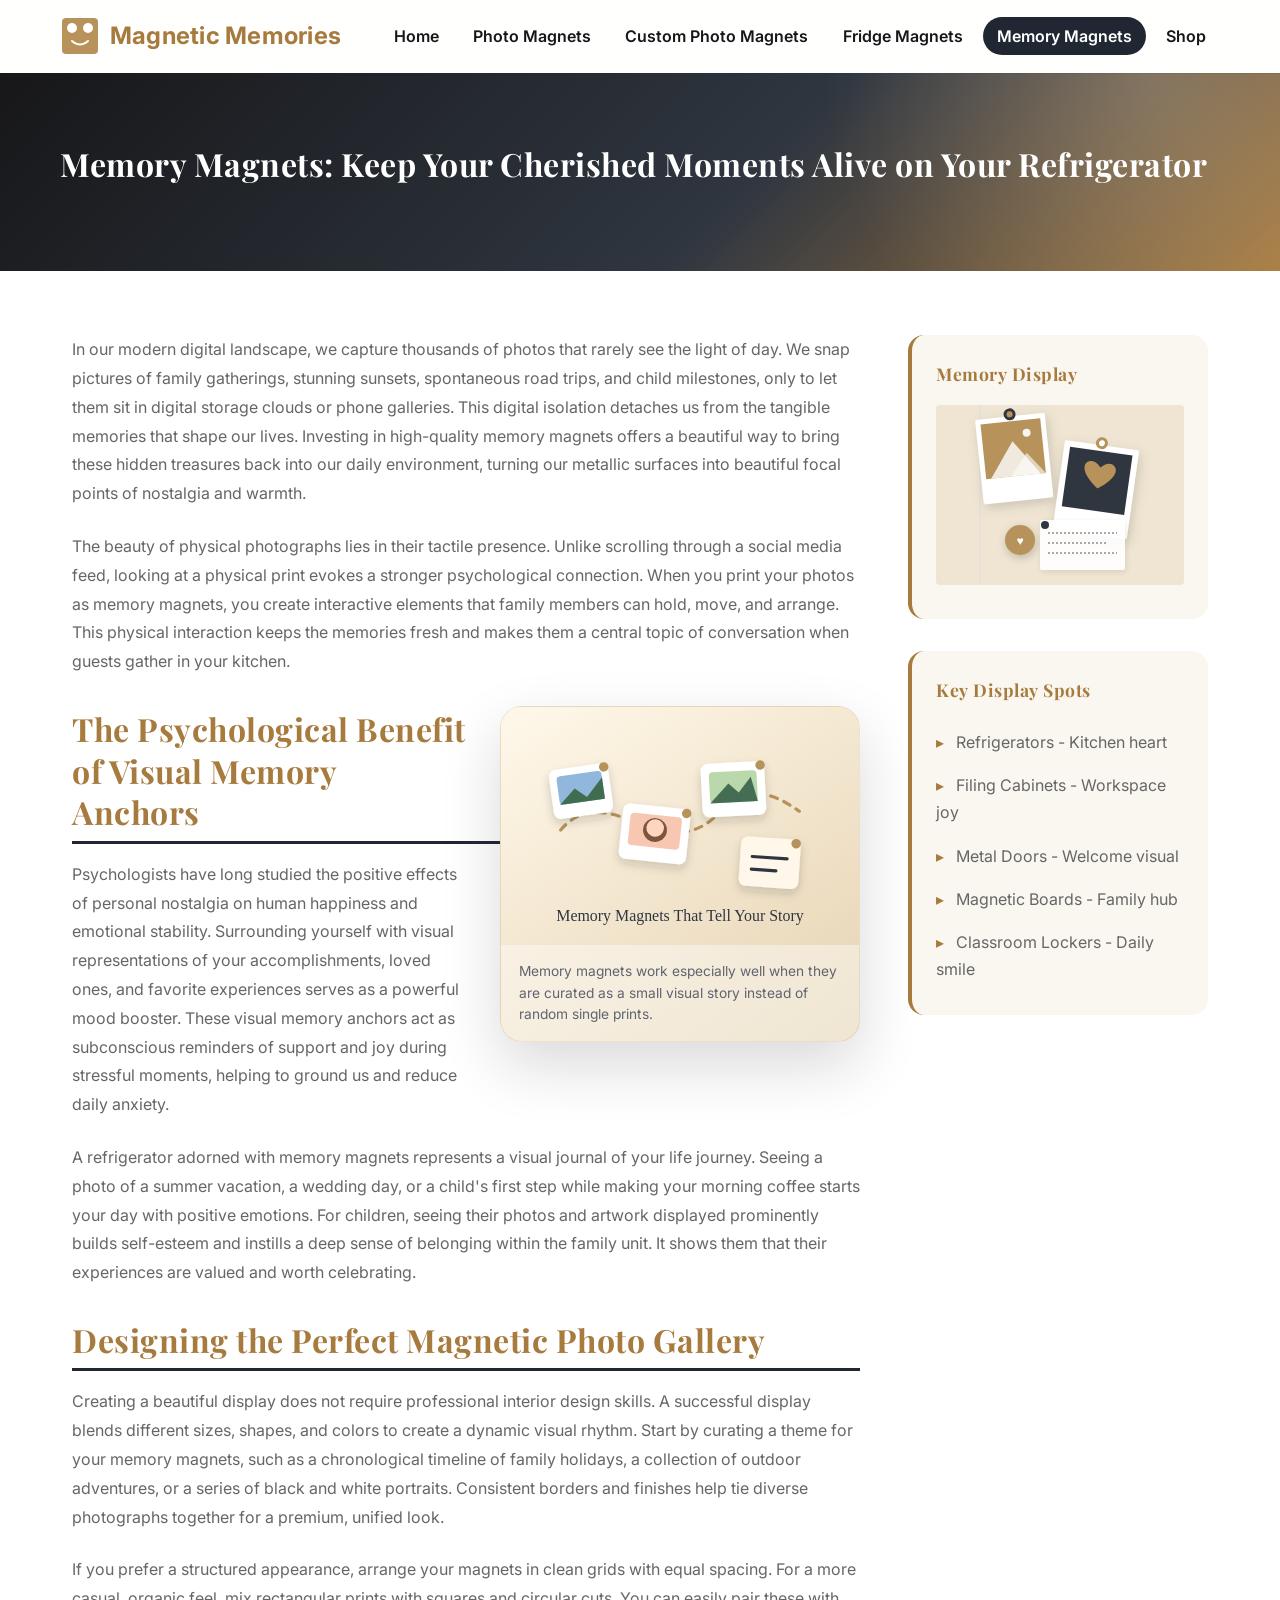
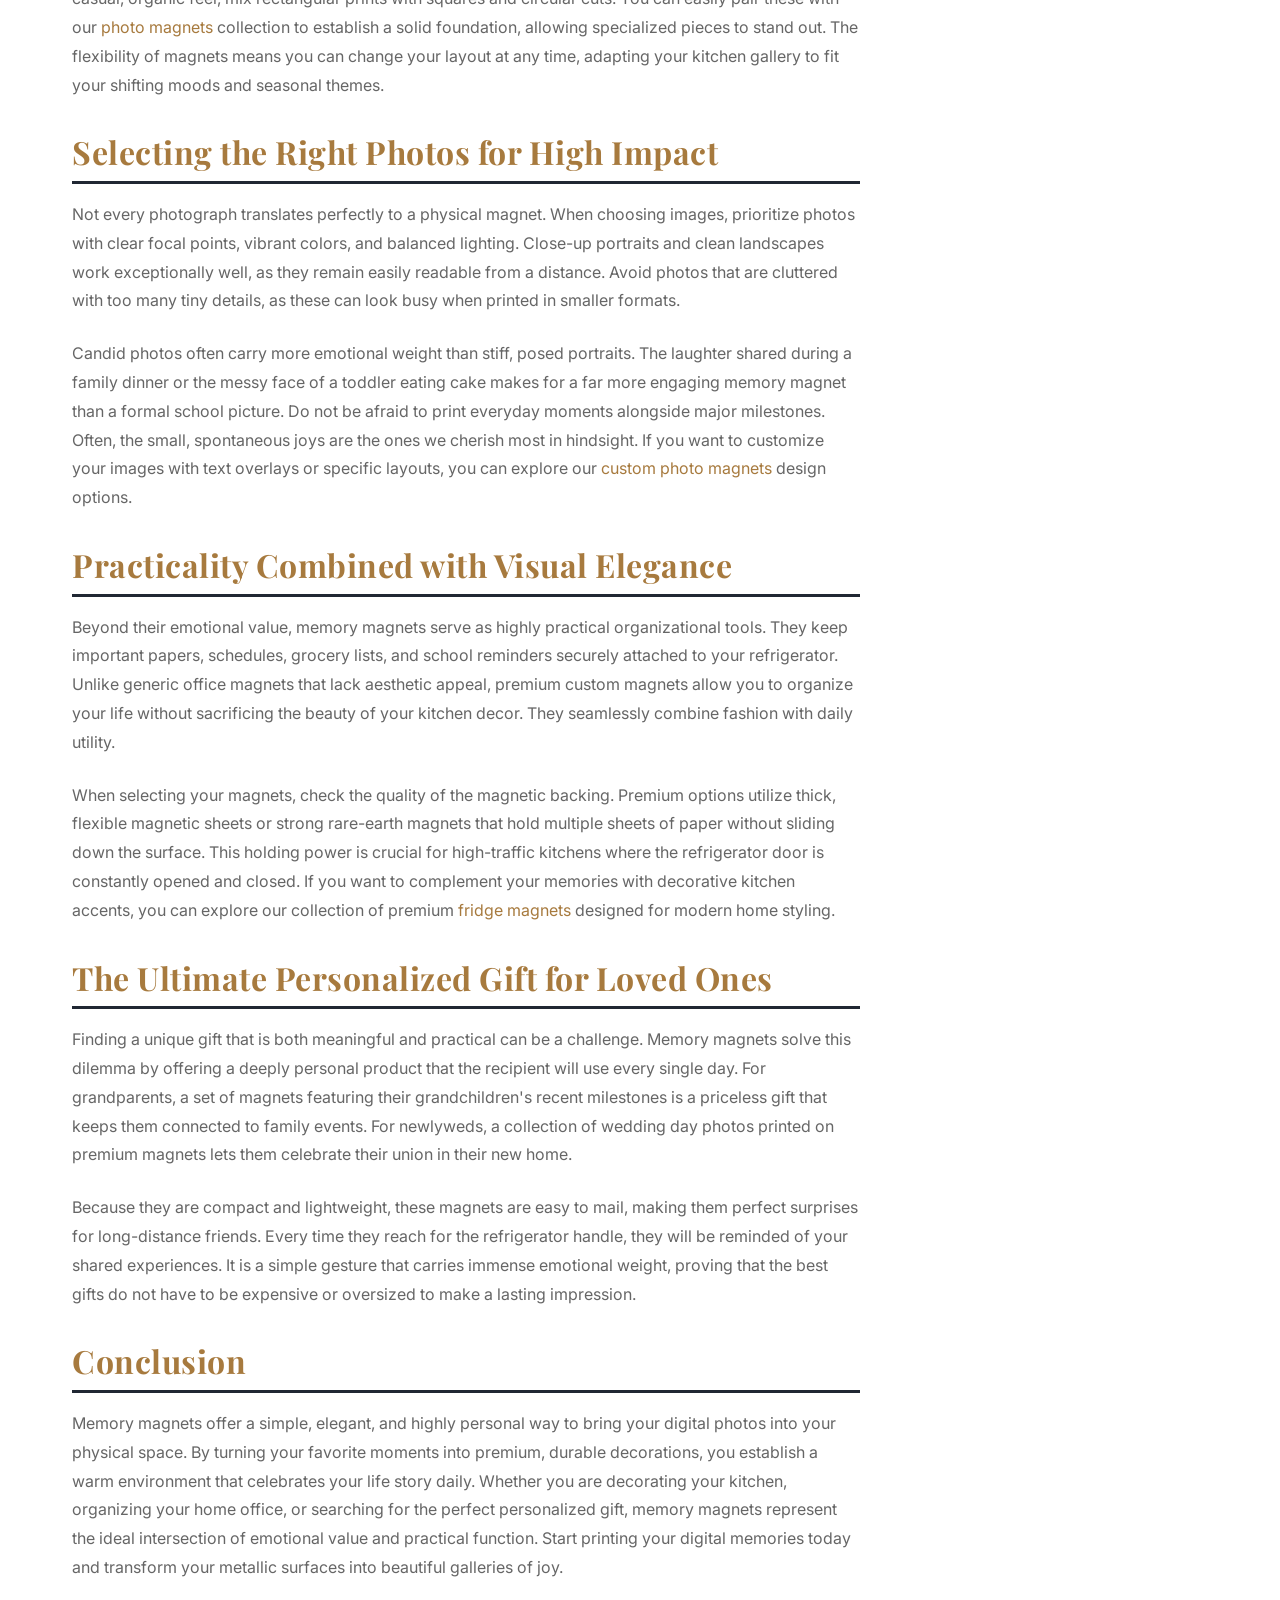
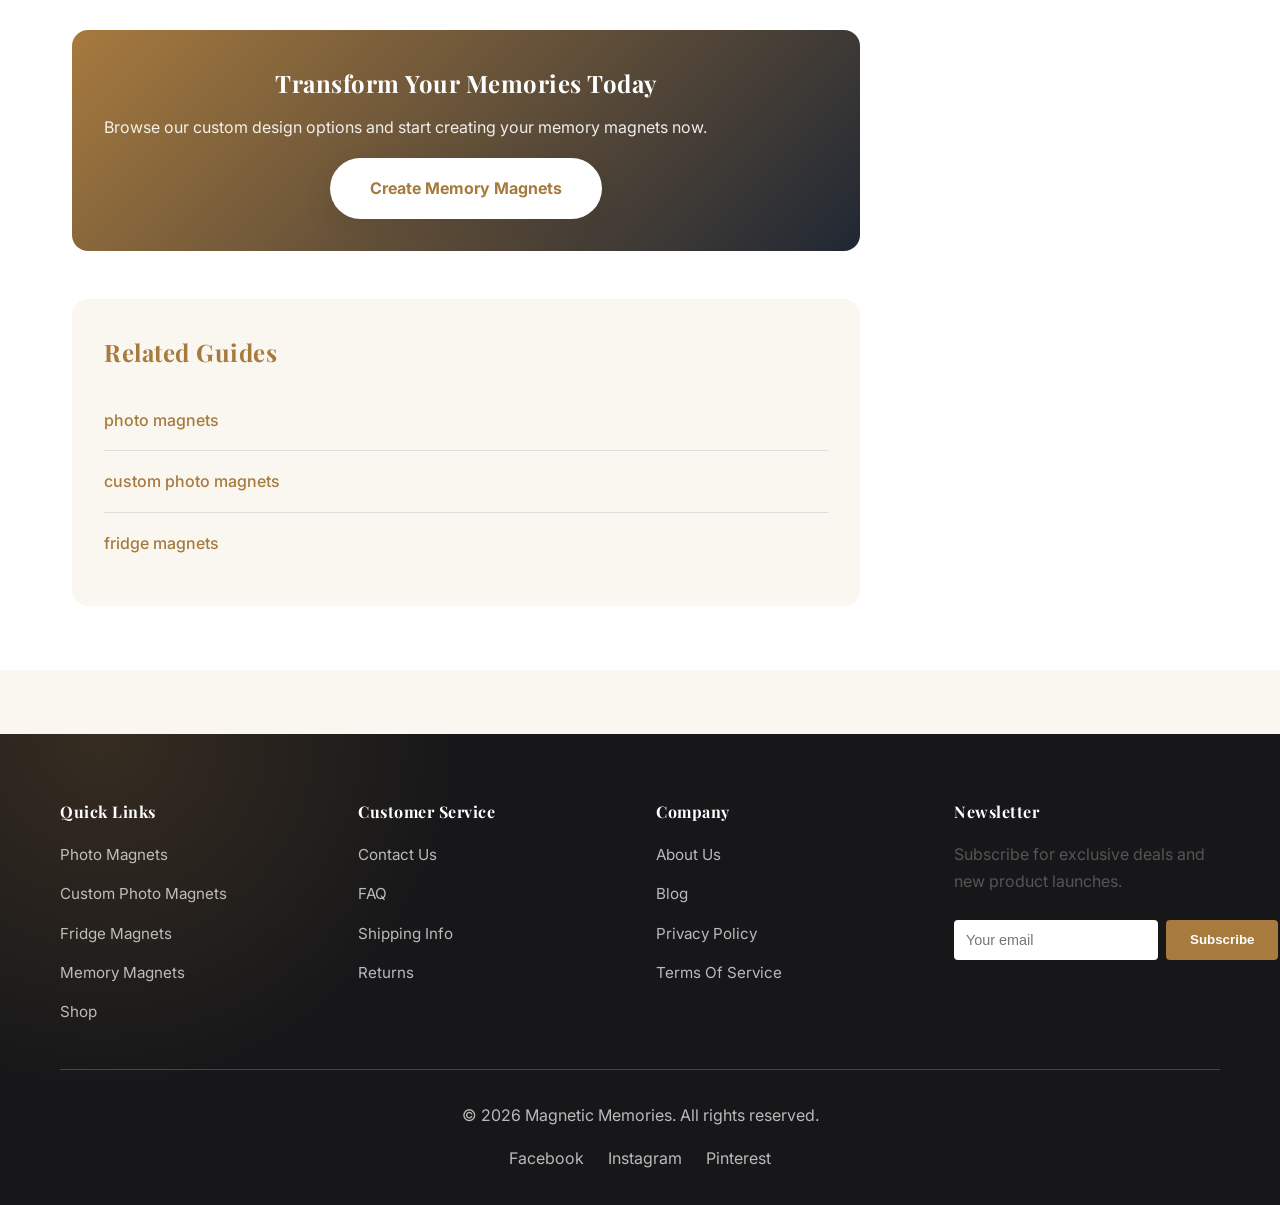
<file: memory-magnets.html>
<!DOCTYPE html>
<html lang="en">
<head>
    <meta charset="UTF-8">
    <meta name="viewport" content="width=device-width, initial-scale=1.0">
    <meta name="description" content="Discover how premium memory magnets keep your cherished family photos and vacation milestones alive. Read our design guide and visual psychology tips.">
    <title>Memory Magnets - Premium Photographic Magnetic Memories</title>
    <meta property="og:title" content="Memory Magnets - Premium Photographic Magnetic Memories">
    <meta property="og:description" content="Discover how premium memory magnets keep your cherished family photos and vacation milestones alive. Read our design guide and visual psychology tips.">
    <meta property="og:type" content="article">
    <meta property="og:url" content="https://photo-magnets.github.io/memory-magnets.html">
    <meta property="og:image" content="https://photo-magnets.github.io/images/memory-magnets.svg">
    <meta name="twitter:card" content="summary_large_image">
    <link rel="icon" href="/favicon.ico" sizes="any">
    <link rel="icon" href="/favicon-32x32.png" type="image/png" sizes="32x32">
    <link rel="icon" href="/favicon-48x48.png" type="image/png" sizes="48x48">
    <link rel="icon" href="/favicon-16x16.png" type="image/png" sizes="16x16">
    <link rel="icon" href="images/logo.svg" type="image/svg+xml">
    <link rel="apple-touch-icon" href="/apple-touch-icon.png">
    <link rel="manifest" href="/site.webmanifest">
    <link rel="stylesheet" href="css/style.css">
    <link rel="canonical" href="https://photo-magnets.github.io/memory-magnets.html">
    <script src="https://analytics.ahrefs.com/analytics.js" data-key="65DSsK4/Wk+Y84z4VequjA" async></script>
    <script type="application/ld+json">
    {
      "@context": "https://schema.org",
      "@type": "Article",
      "headline": "Memory Magnets: Keep Your Cherished Moments Alive on Your Refrigerator",
      "image": [
        "https://photo-magnets.github.io/images/memory-magnets.svg"
      ],
      "datePublished": "2026-06-26T08:00:00+00:00",
      "dateModified": "2026-06-26T08:00:00+00:00",
      "author": {
        "@type": "Person",
        "name": "Sarah Miller",
        "jobTitle": "Home Decor Expert"
      },
      "publisher": {
        "@type": "Organization",
        "name": "Magnetic Memories",
        "logo": {
          "@type": "ImageObject",
          "url": "https://photo-magnets.github.io/images/logo.svg"
        }
      },
      "description": "Discover how memory magnets can transform your refrigerator into a living gallery of your most precious life moments. Learn about display ideas, psychology of visual anchors, and quality."
    }
    </script>
    <script type="application/ld+json">
    {
      "@context": "https://schema.org",
      "@type": "BreadcrumbList",
      "itemListElement": [{
        "@type": "ListItem",
        "position": 1,
        "name": "Home",
        "item": "https://photo-magnets.github.io/index.html"
      },{
        "@type": "ListItem",
        "position": 2,
        "name": "Memory Magnets",
        "item": "https://photo-magnets.github.io/memory-magnets.html"
      }]
    }
    </script>
</head>
<body>
    <!-- Header & Navigation -->
    <header class="header">
        <nav class="navbar">
            <div class="container">
                <div class="logo">
                    <svg width="40" height="40" viewBox="0 0 40 40" class="logo-icon">
                        <rect x="2" y="2" width="36" height="36" rx="4" fill="#B7935B"/>
                        <circle cx="12" cy="12" r="5" fill="white"/>
                        <circle cx="28" cy="12" r="5" fill="white"/>
                        <path d="M 12 25 Q 20 32 28 25" stroke="white" stroke-width="2" fill="none" stroke-linecap="round"/>
                    </svg>
                    <span>Magnetic Memories</span>
                </div>
                <ul class="nav-menu">
                    <li><a href="index.html">Home</a></li>
                    <li><a href="photo-magnets.html">photo magnets</a></li>
                    <li><a href="custom-photo-magnets.html">custom photo magnets</a></li>
                    <li><a href="fridge-magnets.html">fridge magnets</a></li>
                    <li><a href="memory-magnets.html" class="active">memory magnets</a></li>
                    <li><a href="shop.html">Shop</a></li>
                </ul>
                <button class="hamburger">
                    <span></span>
                    <span></span>
                    <span></span>
                </button>
            </div>
        </nav>
    </header>

    <!-- Article Content -->
    <article class="article-page">
        <div class="article-header">
            <div class="container">
                <h1>Memory Magnets: Keep Your Cherished Moments Alive on Your Refrigerator</h1>
            </div>
        </div>

        <div class="container article-body">
            <div class="article-wrapper">
                <main class="article-content">
                    <p>In our modern digital landscape, we capture thousands of photos that rarely see the light of day. We snap pictures of family gatherings, stunning sunsets, spontaneous road trips, and child milestones, only to let them sit in digital storage clouds or phone galleries. This digital isolation detaches us from the tangible memories that shape our lives. Investing in high-quality memory magnets offers a beautiful way to bring these hidden treasures back into our daily environment, turning our metallic surfaces into beautiful focal points of nostalgia and warmth.</p>
                    
                    <p>The beauty of physical photographs lies in their tactile presence. Unlike scrolling through a social media feed, looking at a physical print evokes a stronger psychological connection. When you print your photos as memory magnets, you create interactive elements that family members can hold, move, and arrange. This physical interaction keeps the memories fresh and makes them a central topic of conversation when guests gather in your kitchen.</p>

                    <figure class="article-graphic article-graphic--right">
                        <img src="images/memory-magnets.svg" alt="Family memory magnets arranged as a visual timeline" width="900" height="600" loading="lazy">
                        <figcaption>Memory magnets work especially well when they are curated as a small visual story instead of random single prints.</figcaption>
                    </figure>


                    <h2>The Psychological Benefit of Visual Memory Anchors</h2>
                    <p>Psychologists have long studied the positive effects of personal nostalgia on human happiness and emotional stability. Surrounding yourself with visual representations of your accomplishments, loved ones, and favorite experiences serves as a powerful mood booster. These visual memory anchors act as subconscious reminders of support and joy during stressful moments, helping to ground us and reduce daily anxiety.</p>
                    <p>A refrigerator adorned with memory magnets represents a visual journal of your life journey. Seeing a photo of a summer vacation, a wedding day, or a child's first step while making your morning coffee starts your day with positive emotions. For children, seeing their photos and artwork displayed prominently builds self-esteem and instills a deep sense of belonging within the family unit. It shows them that their experiences are valued and worth celebrating.</p>

                    <h2>Designing the Perfect Magnetic Photo Gallery</h2>
                    <p>Creating a beautiful display does not require professional interior design skills. A successful display blends different sizes, shapes, and colors to create a dynamic visual rhythm. Start by curating a theme for your memory magnets, such as a chronological timeline of family holidays, a collection of outdoor adventures, or a series of black and white portraits. Consistent borders and finishes help tie diverse photographs together for a premium, unified look.</p>
                    <p>If you prefer a structured appearance, arrange your magnets in clean grids with equal spacing. For a more casual, organic feel, mix rectangular prints with squares and circular cuts. You can easily pair these with our <a href="photo-magnets.html">photo magnets</a> collection to establish a solid foundation, allowing specialized pieces to stand out. The flexibility of magnets means you can change your layout at any time, adapting your kitchen gallery to fit your shifting moods and seasonal themes.</p>

                    <h2>Selecting the Right Photos for High Impact</h2>
                    <p>Not every photograph translates perfectly to a physical magnet. When choosing images, prioritize photos with clear focal points, vibrant colors, and balanced lighting. Close-up portraits and clean landscapes work exceptionally well, as they remain easily readable from a distance. Avoid photos that are cluttered with too many tiny details, as these can look busy when printed in smaller formats.</p>
                    <p>Candid photos often carry more emotional weight than stiff, posed portraits. The laughter shared during a family dinner or the messy face of a toddler eating cake makes for a far more engaging memory magnet than a formal school picture. Do not be afraid to print everyday moments alongside major milestones. Often, the small, spontaneous joys are the ones we cherish most in hindsight. If you want to customize your images with text overlays or specific layouts, you can explore our <a href="custom-photo-magnets.html">custom photo magnets</a> design options.</p>

                    <h2>Practicality Combined with Visual Elegance</h2>
                    <p>Beyond their emotional value, memory magnets serve as highly practical organizational tools. They keep important papers, schedules, grocery lists, and school reminders securely attached to your refrigerator. Unlike generic office magnets that lack aesthetic appeal, premium custom magnets allow you to organize your life without sacrificing the beauty of your kitchen decor. They seamlessly combine fashion with daily utility.</p>
                    <p>When selecting your magnets, check the quality of the magnetic backing. Premium options utilize thick, flexible magnetic sheets or strong rare-earth magnets that hold multiple sheets of paper without sliding down the surface. This holding power is crucial for high-traffic kitchens where the refrigerator door is constantly opened and closed. If you want to complement your memories with decorative kitchen accents, you can explore our collection of premium <a href="fridge-magnets.html">fridge magnets</a> designed for modern home styling.</p>

                    <h2>The Ultimate Personalized Gift for Loved Ones</h2>
                    <p>Finding a unique gift that is both meaningful and practical can be a challenge. Memory magnets solve this dilemma by offering a deeply personal product that the recipient will use every single day. For grandparents, a set of magnets featuring their grandchildren's recent milestones is a priceless gift that keeps them connected to family events. For newlyweds, a collection of wedding day photos printed on premium magnets lets them celebrate their union in their new home.</p>
                    <p>Because they are compact and lightweight, these magnets are easy to mail, making them perfect surprises for long-distance friends. Every time they reach for the refrigerator handle, they will be reminded of your shared experiences. It is a simple gesture that carries immense emotional weight, proving that the best gifts do not have to be expensive or oversized to make a lasting impression.</p>

                    <h2>Conclusion</h2>
                    <p>Memory magnets offer a simple, elegant, and highly personal way to bring your digital photos into your physical space. By turning your favorite moments into premium, durable decorations, you establish a warm environment that celebrates your life story daily. Whether you are decorating your kitchen, organizing your home office, or searching for the perfect personalized gift, memory magnets represent the ideal intersection of emotional value and practical function. Start printing your digital memories today and transform your metallic surfaces into beautiful galleries of joy.</p>

                    <div class="article-cta">
                        <h3>Transform Your Memories Today</h3>
                        <p>Browse our custom design options and start creating your memory magnets now.</p>
                        <a href="shop.html" class="cta-button">Create Memory Magnets</a>
                    </div>

                    <div class="internal-links">
                        <h3>Related Guides</h3>
                        <ul>
                            <li><a href="photo-magnets.html">photo magnets</a></li>
                            <li><a href="custom-photo-magnets.html">custom photo magnets</a></li>
                            <li><a href="fridge-magnets.html">fridge magnets</a></li>
                        </ul>
                    </div>
                </main>

                <aside class="article-sidebar">
                    <div class="sidebar-box">
                        <h3>Memory Display</h3>
                        <!-- Custom Inline SVG representing memory magnets gallery -->
                        <svg width="100%" height="180" viewBox="0 0 200 180" style="background-color: var(--accent-color); border-radius: 4px; display: block; margin: 10px 0;">
                            <!-- Refrigerator surface background details -->
                            <line x1="20" y1="0" x2="20" y2="180" stroke="#dcdde1" stroke-width="1"/>
                            
                            <!-- Polaroid Magnet 1 -->
                            <g transform="translate(15, 15) rotate(-6)">
                                <rect x="0" y="0" width="70" height="85" rx="2" fill="white" filter="drop-shadow(2px 4px 6px rgba(0,0,0,0.15))"/>
                                <rect x="5" y="5" width="60" height="55" fill="#B7935B"/>
                                <!-- Mountain graphic representing travel memory -->
                                <path d="M 10 60 L 35 25 L 60 60 Z" fill="white" opacity="0.8"/>
                                <path d="M 30 60 L 48 38 L 65 60 Z" fill="white" opacity="0.6"/>
                                <circle cx="50" cy="18" r="4" fill="white" opacity="0.9"/>
                                <!-- Magnet pin on top -->
                                <circle cx="35" cy="-2" r="6" fill="#2F3640"/>
                                <circle cx="35" cy="-2" r="3" fill="#B7935B"/>
                            </g>

                            <!-- Polaroid Magnet 2 -->
                            <g transform="translate(105, 35) rotate(8)">
                                <rect x="0" y="0" width="75" height="90" rx="2" fill="white" filter="drop-shadow(2px 4px 6px rgba(0,0,0,0.15))"/>
                                <rect x="6" y="6" width="63" height="60" fill="#2F3640"/>
                                <!-- Heart graphic representing family memory -->
                                <path d="M 37.5 50 C 37.5 50 15 35 15 22 C 15 12 28 8 37.5 20 C 47 8 60 12 60 22 C 60 35 37.5 50 37.5 50 Z" fill="#B7935B" transform="scale(0.7) translate(18, 12)"/>
                                <!-- Magnet pin on top -->
                                <circle cx="37" cy="-2" r="6" fill="#B7935B"/>
                                <circle cx="37" cy="-2" r="3" fill="white"/>
                            </g>

                            <!-- Small round magnet -->
                            <circle cx="60" cy="135" r="15" fill="#B7935B" filter="drop-shadow(1px 3px 4px rgba(0,0,0,0.2))"/>
                            <text x="60" y="140" fill="white" font-size="12" font-family="'Playfair Display', serif" font-weight="bold" text-anchor="middle">♥</text>
                            
                            <!-- Note paper held by round magnet -->
                            <rect x="80" y="115" width="85" height="50" rx="2" fill="#fff" opacity="0.9" filter="drop-shadow(1px 2px 3px rgba(0,0,0,0.1))"/>
                            <line x1="88" y1="128" x2="157" y2="128" stroke="#555" stroke-width="1" stroke-dasharray="2,2"/>
                            <line x1="88" y1="138" x2="147" y2="138" stroke="#555" stroke-width="1" stroke-dasharray="2,2"/>
                            <line x1="88" y1="148" x2="157" y2="148" stroke="#555" stroke-width="1" stroke-dasharray="2,2"/>
                            <circle cx="85" cy="120" r="4" fill="#2F3640"/>
                        </svg>
                    </div>

                    <div class="sidebar-box">
                        <h3>Key Display Spots</h3>
                        <ul class="sizes-list">
                            <li>Refrigerators - Kitchen heart</li>
                            <li>Filing Cabinets - Workspace joy</li>
                            <li>Metal Doors - Welcome visual</li>
                            <li>Magnetic Boards - Family hub</li>
                            <li>Classroom Lockers - Daily smile</li>
                        </ul>
                    </div>
                </aside>
            </div>
        </div>
    </article>

    <!-- Footer -->
    <footer class="footer">
        <div class="container">
            <div class="footer-grid">
                <div class="footer-section">
                    <h4>Quick Links</h4>
                    <ul>
                        <li><a href="photo-magnets.html">photo magnets</a></li>
                        <li><a href="custom-photo-magnets.html">custom photo magnets</a></li>
                        <li><a href="fridge-magnets.html">fridge magnets</a></li>
                        <li><a href="memory-magnets.html">memory magnets</a></li>
                        <li><a href="shop.html">Shop</a></li>
                    </ul>
                </div>
                <div class="footer-section">
                    <h4>Customer Service</h4>
                    <ul>
                        <li><a href="contact.html">Contact Us</a></li>
                        <li><a href="faq.html">FAQ</a></li>
                        <li><a href="shipping-info.html">Shipping Info</a></li>
                        <li><a href="returns.html">Returns</a></li>
                    </ul>
                </div>
                <div class="footer-section">
                    <h4>Company</h4>
                    <ul>
                        <li><a href="about.html">About Us</a></li>
                        <li><a href="blog.html">Blog</a></li>
                        <li><a href="privacy-policy.html">Privacy Policy</a></li>
                        <li><a href="terms-of-service.html">Terms of Service</a></li>
                    </ul>
                </div>
                <div class="footer-section">
                    <h4>Newsletter</h4>
                    <p>Subscribe for exclusive deals and new product launches.</p>
                    <form class="newsletter-form">
                        <input type="email" placeholder="Your email" required>
                        <button type="submit">Subscribe</button>
                    </form>
                </div>
            </div>
            <div class="footer-bottom">
                <p>&copy; 2026 Magnetic Memories. All rights reserved.</p>
                <div class="social-links">
                    <a href="#facebook">Facebook</a>
                    <a href="#instagram">Instagram</a>
                    <a href="#pinterest">Pinterest</a>
                </div>
            </div>
        </div>
    </footer>

    <script src="js/script.js"></script>
</body>
</html>
</file>
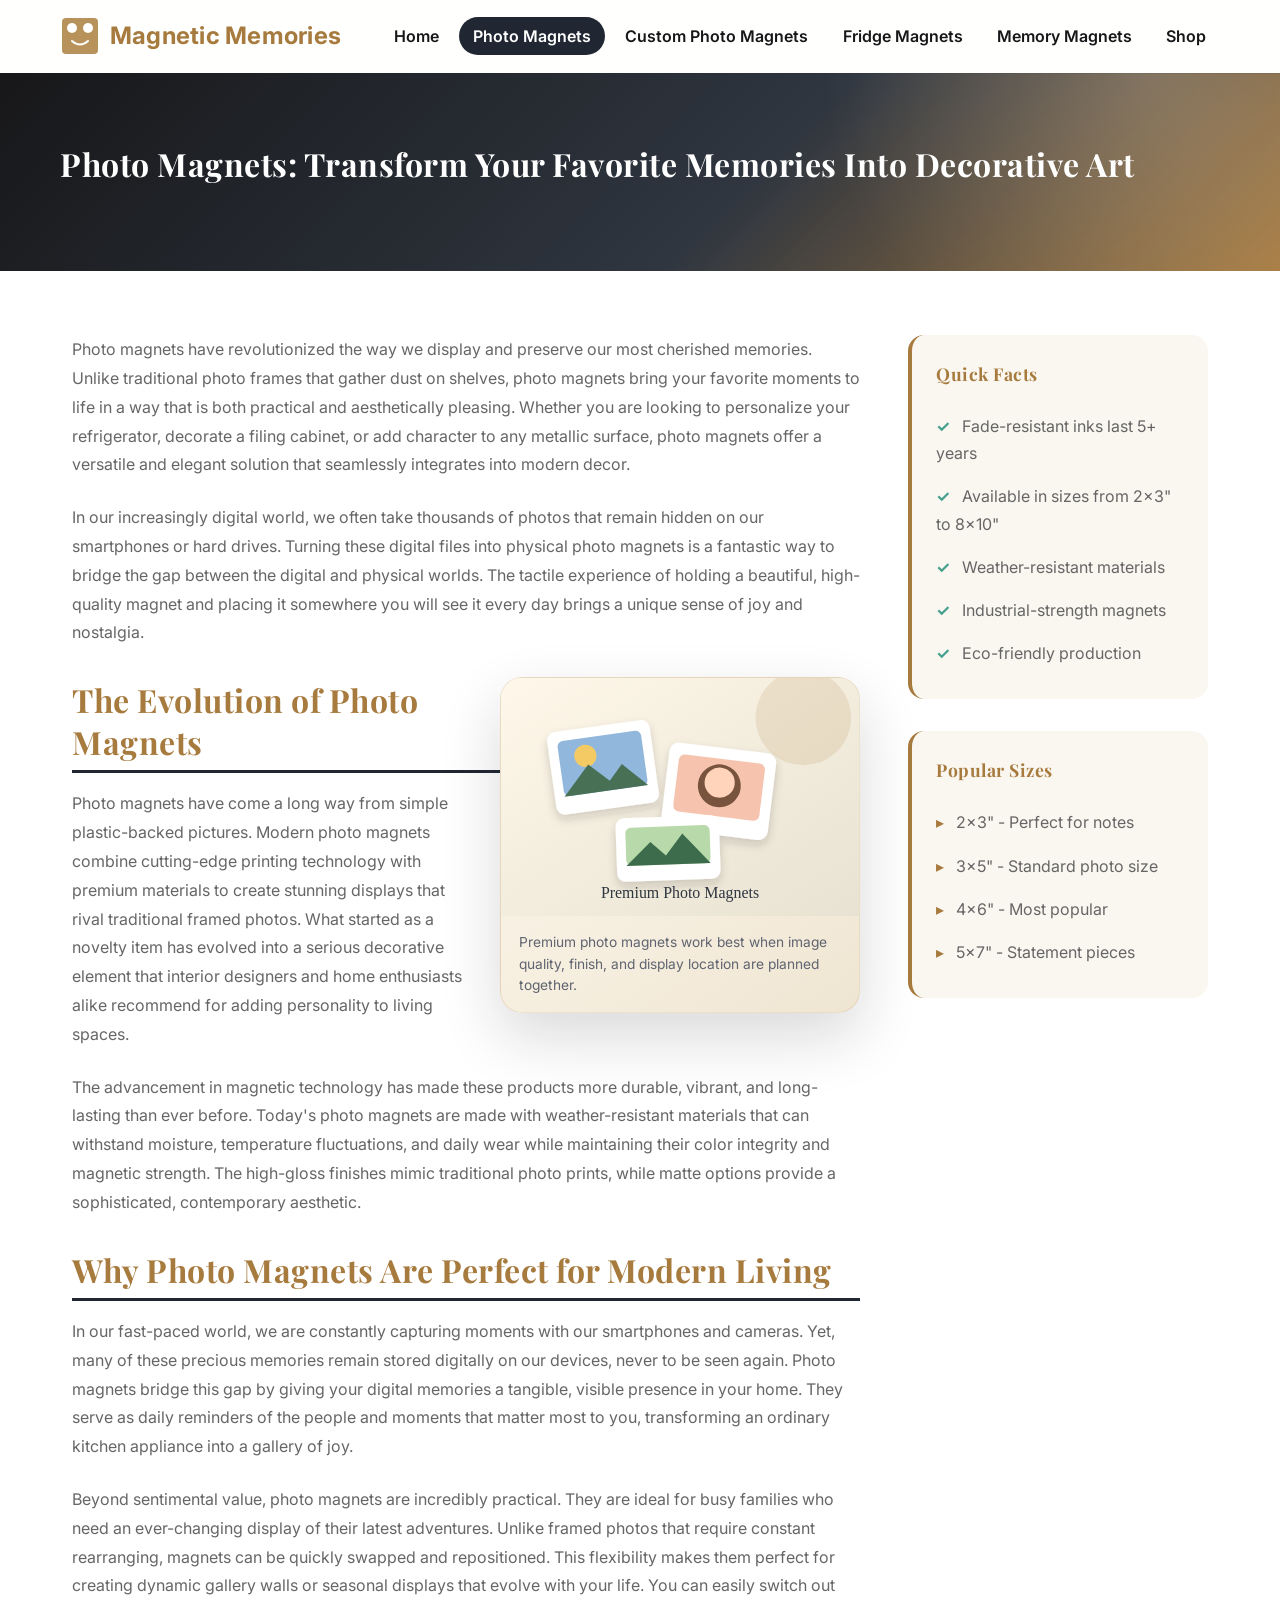
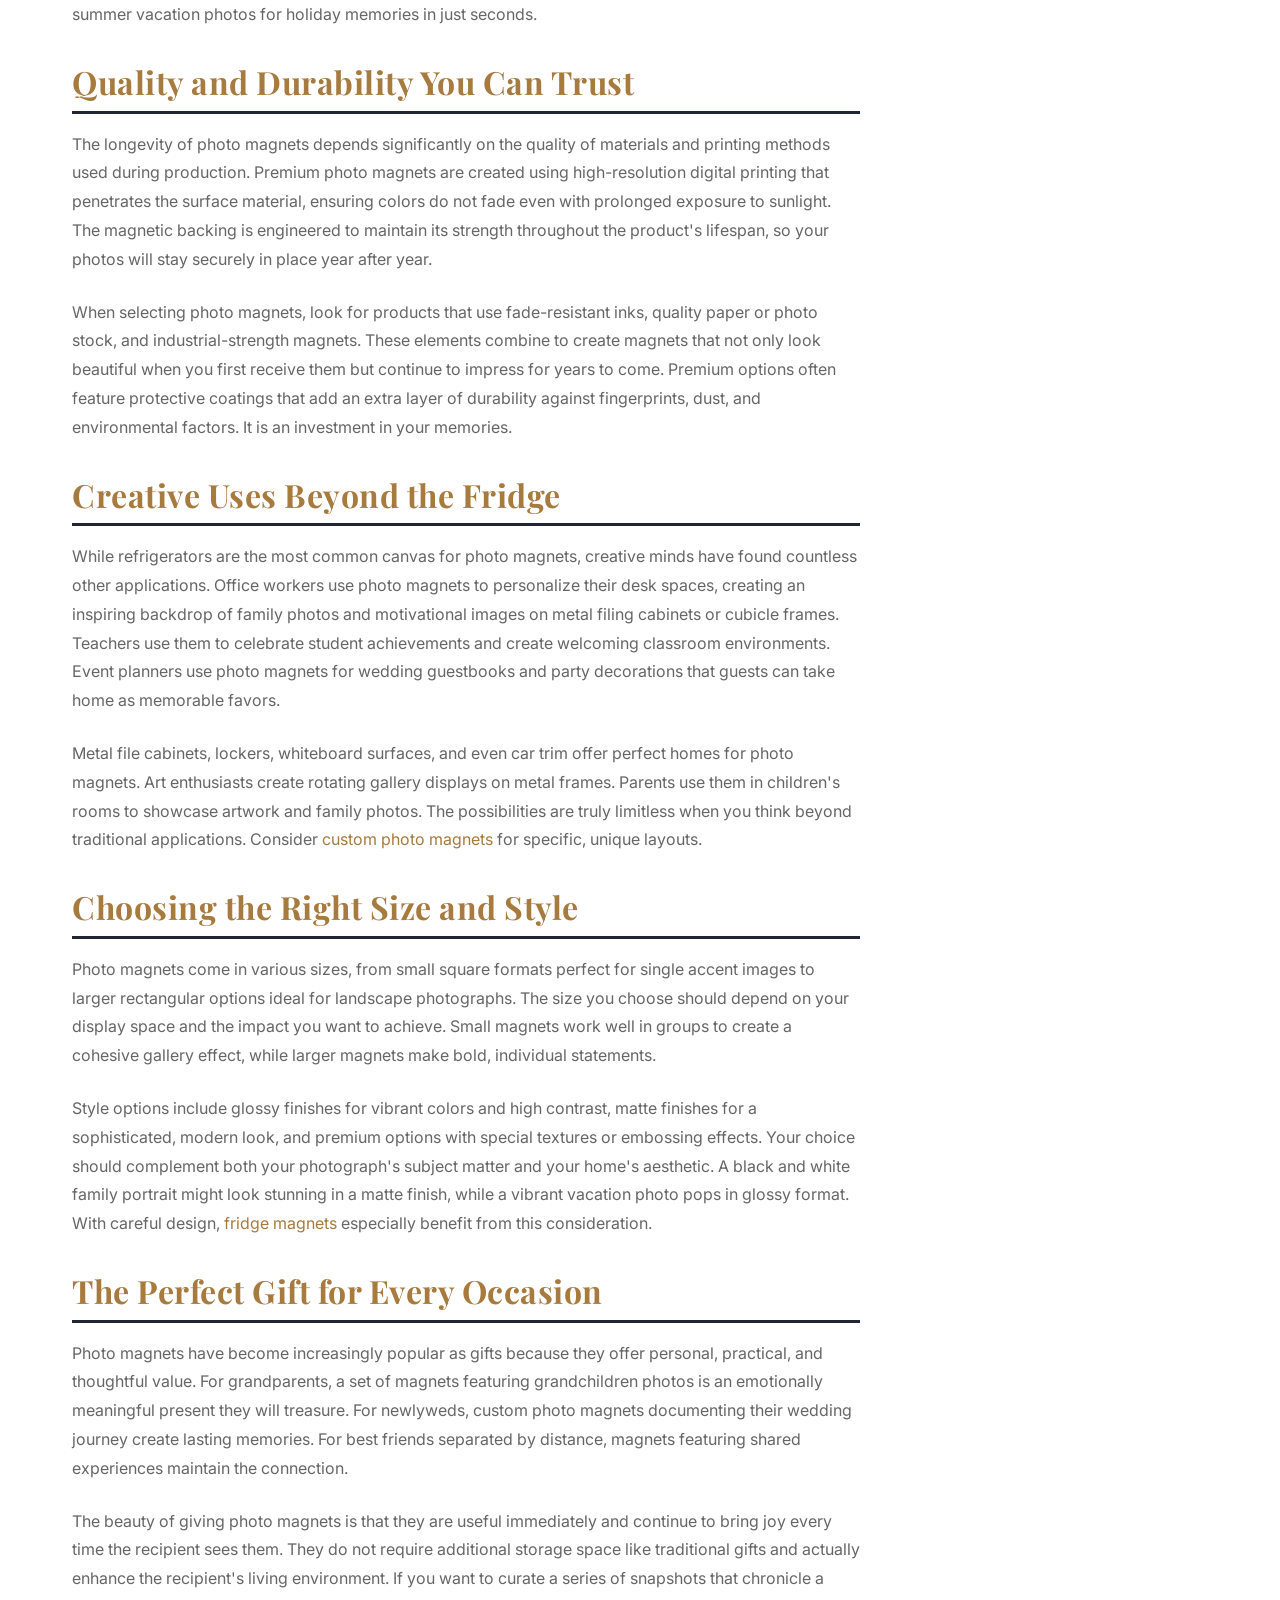
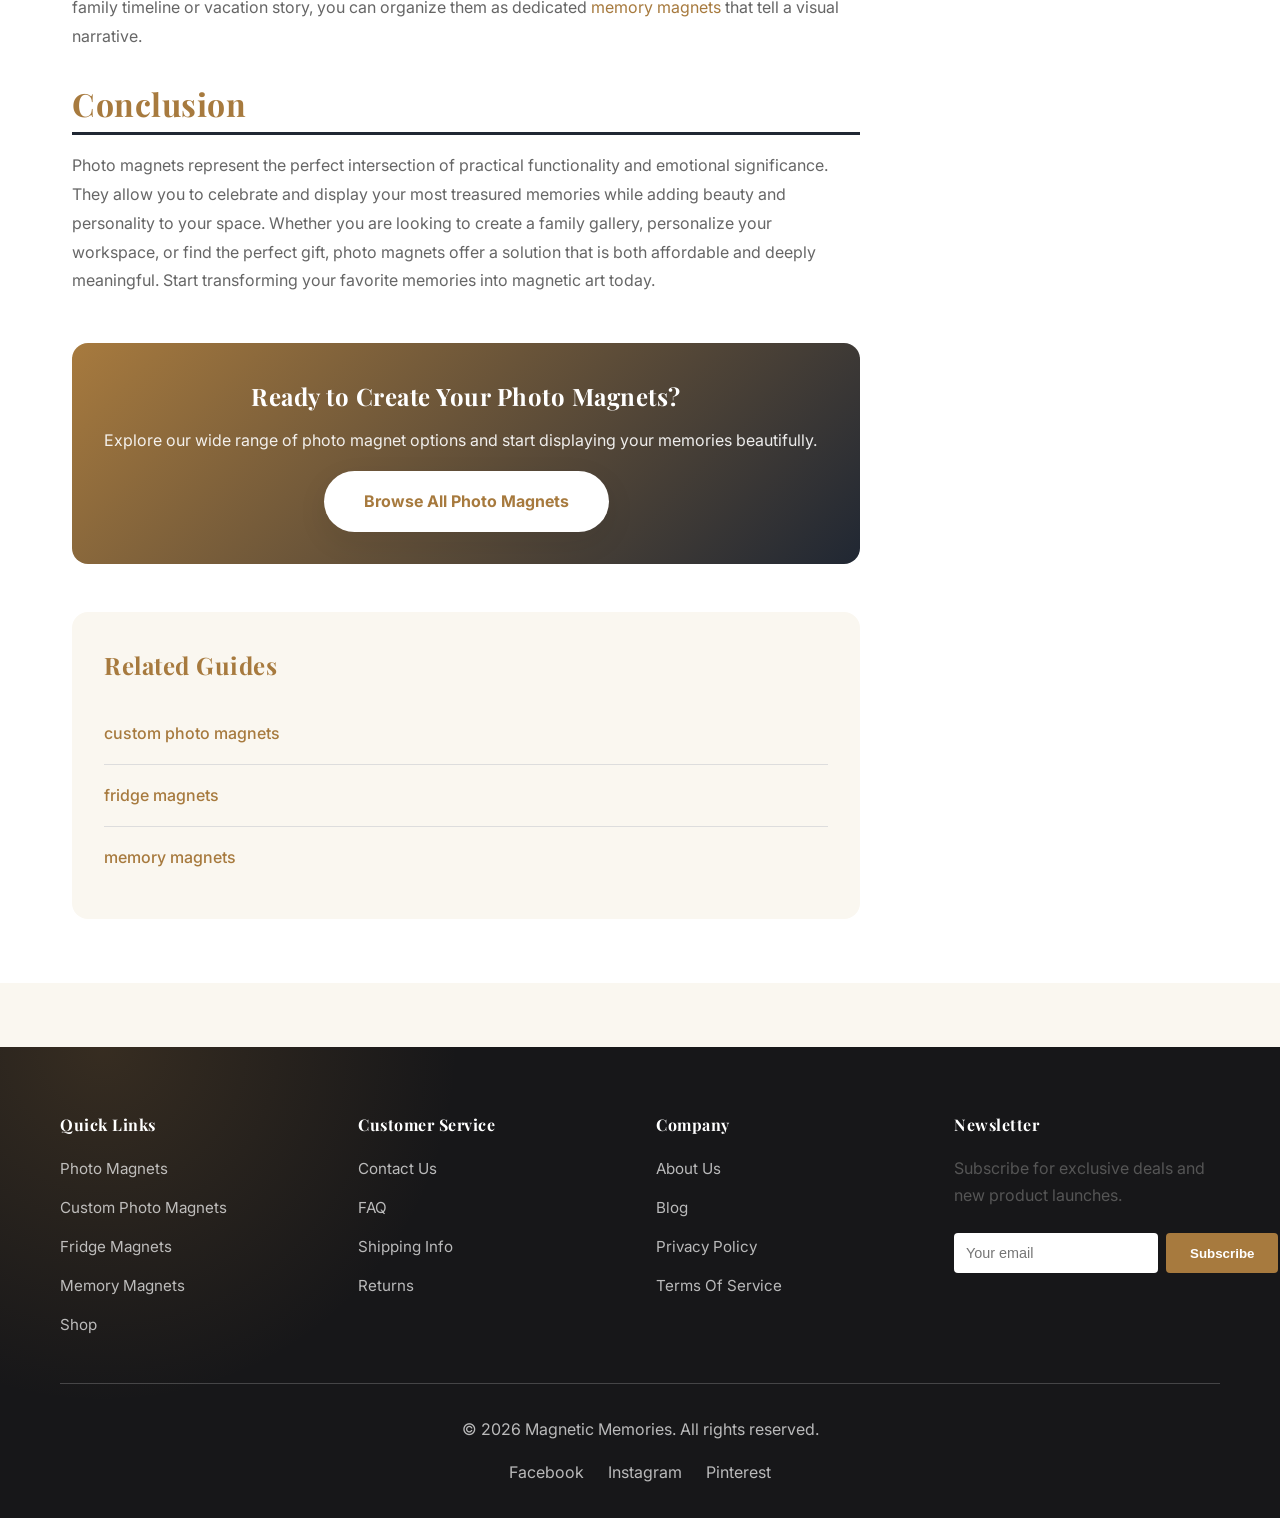
<file: photo-magnets.html>
<!DOCTYPE html>
<html lang="en">
<head>
    <meta charset="UTF-8">
    <meta name="viewport" content="width=device-width, initial-scale=1.0">
    <meta name="description" content="Discover premium photo magnets that transform your favorite memories into beautiful decorations. Learn about quality, design options, and creative uses.">
    <title>Photo Magnets - Premium Magnetic Photo Displays</title>
    <meta property="og:title" content="Photo Magnets - Premium Magnetic Photo Displays">
    <meta property="og:description" content="Discover premium photo magnets that transform your favorite memories into beautiful decorations. Learn about quality, design options, and creative uses.">
    <meta property="og:type" content="article">
    <meta property="og:url" content="https://photo-magnets.github.io/photo-magnets.html">
    <meta property="og:image" content="https://photo-magnets.github.io/images/photo-magnets.svg">
    <meta name="twitter:card" content="summary_large_image">
    <link rel="icon" href="/favicon.ico" sizes="any">
    <link rel="icon" href="/favicon-32x32.png" type="image/png" sizes="32x32">
    <link rel="icon" href="/favicon-48x48.png" type="image/png" sizes="48x48">
    <link rel="icon" href="/favicon-16x16.png" type="image/png" sizes="16x16">
    <link rel="icon" href="images/logo.svg" type="image/svg+xml">
    <link rel="apple-touch-icon" href="/apple-touch-icon.png">
    <link rel="manifest" href="/site.webmanifest">
    <link rel="stylesheet" href="css/style.css">
    <link rel="canonical" href="https://photo-magnets.github.io/photo-magnets.html">
    <script src="https://analytics.ahrefs.com/analytics.js" data-key="65DSsK4/Wk+Y84z4VequjA" async></script>
    <script type="application/ld+json">
    {
      "@context": "https://schema.org",
      "@type": "Article",
      "headline": "Photo Magnets: Transform Your Favorite Memories Into Decorative Art",
      "image": [
        "https://photo-magnets.github.io/images/photo-magnets.svg"
      ],
      "datePublished": "2026-06-26T08:00:00+00:00",
      "dateModified": "2026-06-26T08:00:00+00:00",
      "author": {
        "@type": "Person",
        "name": "Sarah Miller",
        "jobTitle": "Home Decor Expert"
      },
      "publisher": {
        "@type": "Organization",
        "name": "Magnetic Memories",
        "logo": {
          "@type": "ImageObject",
          "url": "https://photo-magnets.github.io/images/logo.svg"
        }
      },
      "description": "Discover premium photo magnets that transform your favorite memories into beautiful decorations. Learn about quality, design options, and creative uses."
    }
    </script>
    <script type="application/ld+json">
    {
      "@context": "https://schema.org",
      "@type": "BreadcrumbList",
      "itemListElement": [{
        "@type": "ListItem",
        "position": 1,
        "name": "Home",
        "item": "https://photo-magnets.github.io/index.html"
      },{
        "@type": "ListItem",
        "position": 2,
        "name": "Photo Magnets",
        "item": "https://photo-magnets.github.io/photo-magnets.html"
      }]
    }
    </script>
</head>
<body>
    <!-- Header & Navigation -->
    <header class="header">
        <nav class="navbar">
            <div class="container">
                <div class="logo">
                    <svg width="40" height="40" viewBox="0 0 40 40" class="logo-icon">
                        <rect x="2" y="2" width="36" height="36" rx="4" fill="#B7935B"/>
                        <circle cx="12" cy="12" r="5" fill="white"/>
                        <circle cx="28" cy="12" r="5" fill="white"/>
                        <path d="M 12 25 Q 20 32 28 25" stroke="white" stroke-width="2" fill="none" stroke-linecap="round"/>
                    </svg>
                    <span>Magnetic Memories</span>
                </div>
                <ul class="nav-menu">
                    <li><a href="index.html">Home</a></li>
                    <li><a href="photo-magnets.html" class="active">photo magnets</a></li>
                    <li><a href="custom-photo-magnets.html">custom photo magnets</a></li>
                    <li><a href="fridge-magnets.html">fridge magnets</a></li>
                    <li><a href="memory-magnets.html">memory magnets</a></li>
                    <li><a href="shop.html">Shop</a></li>
                </ul>
                <button class="hamburger">
                    <span></span>
                    <span></span>
                    <span></span>
                </button>
            </div>
        </nav>
    </header>

    <!-- Article Content -->
    <article class="article-page">
        <div class="article-header">
            <div class="container">
                <h1>Photo Magnets: Transform Your Favorite Memories Into Decorative Art</h1>
            </div>
        </div>

        <div class="container article-body">
            <div class="article-wrapper">
                <main class="article-content">
                    <p>Photo magnets have revolutionized the way we display and preserve our most cherished memories. Unlike traditional photo frames that gather dust on shelves, photo magnets bring your favorite moments to life in a way that is both practical and aesthetically pleasing. Whether you are looking to personalize your refrigerator, decorate a filing cabinet, or add character to any metallic surface, photo magnets offer a versatile and elegant solution that seamlessly integrates into modern decor.</p>
                    
                    <p>In our increasingly digital world, we often take thousands of photos that remain hidden on our smartphones or hard drives. Turning these digital files into physical photo magnets is a fantastic way to bridge the gap between the digital and physical worlds. The tactile experience of holding a beautiful, high-quality magnet and placing it somewhere you will see it every day brings a unique sense of joy and nostalgia.</p>

                    <figure class="article-graphic article-graphic--right">
                        <img src="images/photo-magnets.svg" alt="Premium photo magnets collection arranged on a neutral surface" width="900" height="600" loading="lazy">
                        <figcaption>Premium photo magnets work best when image quality, finish, and display location are planned together.</figcaption>
                    </figure>


                    <h2>The Evolution of Photo Magnets</h2>
                    <p>Photo magnets have come a long way from simple plastic-backed pictures. Modern photo magnets combine cutting-edge printing technology with premium materials to create stunning displays that rival traditional framed photos. What started as a novelty item has evolved into a serious decorative element that interior designers and home enthusiasts alike recommend for adding personality to living spaces.</p>
                    <p>The advancement in magnetic technology has made these products more durable, vibrant, and long-lasting than ever before. Today's photo magnets are made with weather-resistant materials that can withstand moisture, temperature fluctuations, and daily wear while maintaining their color integrity and magnetic strength. The high-gloss finishes mimic traditional photo prints, while matte options provide a sophisticated, contemporary aesthetic.</p>

                    <h2>Why Photo Magnets Are Perfect for Modern Living</h2>
                    <p>In our fast-paced world, we are constantly capturing moments with our smartphones and cameras. Yet, many of these precious memories remain stored digitally on our devices, never to be seen again. Photo magnets bridge this gap by giving your digital memories a tangible, visible presence in your home. They serve as daily reminders of the people and moments that matter most to you, transforming an ordinary kitchen appliance into a gallery of joy.</p>
                    <p>Beyond sentimental value, photo magnets are incredibly practical. They are ideal for busy families who need an ever-changing display of their latest adventures. Unlike framed photos that require constant rearranging, magnets can be quickly swapped and repositioned. This flexibility makes them perfect for creating dynamic gallery walls or seasonal displays that evolve with your life. You can easily switch out summer vacation photos for holiday memories in just seconds.</p>

                    <h2>Quality and Durability You Can Trust</h2>
                    <p>The longevity of photo magnets depends significantly on the quality of materials and printing methods used during production. Premium photo magnets are created using high-resolution digital printing that penetrates the surface material, ensuring colors do not fade even with prolonged exposure to sunlight. The magnetic backing is engineered to maintain its strength throughout the product's lifespan, so your photos will stay securely in place year after year.</p>
                    <p>When selecting photo magnets, look for products that use fade-resistant inks, quality paper or photo stock, and industrial-strength magnets. These elements combine to create magnets that not only look beautiful when you first receive them but continue to impress for years to come. Premium options often feature protective coatings that add an extra layer of durability against fingerprints, dust, and environmental factors. It is an investment in your memories.</p>

                    <h2>Creative Uses Beyond the Fridge</h2>
                    <p>While refrigerators are the most common canvas for photo magnets, creative minds have found countless other applications. Office workers use photo magnets to personalize their desk spaces, creating an inspiring backdrop of family photos and motivational images on metal filing cabinets or cubicle frames. Teachers use them to celebrate student achievements and create welcoming classroom environments. Event planners use photo magnets for wedding guestbooks and party decorations that guests can take home as memorable favors.</p>
                    <p>Metal file cabinets, lockers, whiteboard surfaces, and even car trim offer perfect homes for photo magnets. Art enthusiasts create rotating gallery displays on metal frames. Parents use them in children's rooms to showcase artwork and family photos. The possibilities are truly limitless when you think beyond traditional applications. Consider <a href="custom-photo-magnets.html">custom photo magnets</a> for specific, unique layouts.</p>

                    <h2>Choosing the Right Size and Style</h2>
                    <p>Photo magnets come in various sizes, from small square formats perfect for single accent images to larger rectangular options ideal for landscape photographs. The size you choose should depend on your display space and the impact you want to achieve. Small magnets work well in groups to create a cohesive gallery effect, while larger magnets make bold, individual statements.</p>
                    <p>Style options include glossy finishes for vibrant colors and high contrast, matte finishes for a sophisticated, modern look, and premium options with special textures or embossing effects. Your choice should complement both your photograph's subject matter and your home's aesthetic. A black and white family portrait might look stunning in a matte finish, while a vibrant vacation photo pops in glossy format. With careful design, <a href="fridge-magnets.html">fridge magnets</a> especially benefit from this consideration.</p>

                    <h2>The Perfect Gift for Every Occasion</h2>
                    <p>Photo magnets have become increasingly popular as gifts because they offer personal, practical, and thoughtful value. For grandparents, a set of magnets featuring grandchildren photos is an emotionally meaningful present they will treasure. For newlyweds, custom photo magnets documenting their wedding journey create lasting memories. For best friends separated by distance, magnets featuring shared experiences maintain the connection.</p>
                    <p>The beauty of giving photo magnets is that they are useful immediately and continue to bring joy every time the recipient sees them. They do not require additional storage space like traditional gifts and actually enhance the recipient's living environment. If you want to curate a series of snapshots that chronicle a family timeline or vacation story, you can organize them as dedicated <a href="memory-magnets.html">memory magnets</a> that tell a visual narrative.</p>

                    <h2>Conclusion</h2>
                    <p>Photo magnets represent the perfect intersection of practical functionality and emotional significance. They allow you to celebrate and display your most treasured memories while adding beauty and personality to your space. Whether you are looking to create a family gallery, personalize your workspace, or find the perfect gift, photo magnets offer a solution that is both affordable and deeply meaningful. Start transforming your favorite memories into magnetic art today.</p>

                    <div class="article-cta">
                        <h3>Ready to Create Your Photo Magnets?</h3>
                        <p>Explore our wide range of photo magnet options and start displaying your memories beautifully.</p>
                        <a href="shop.html" class="cta-button">Browse All Photo Magnets</a>
                    </div>

                    <div class="internal-links">
                        <h3>Related Guides</h3>
                        <ul>
                            <li><a href="custom-photo-magnets.html">custom photo magnets</a></li>
                            <li><a href="fridge-magnets.html">fridge magnets</a></li>
                            <li><a href="memory-magnets.html">memory magnets</a></li>
                        </ul>
                    </div>
                </main>

                <aside class="article-sidebar">
                    <div class="sidebar-box">
                        <h3>Quick Facts</h3>
                        <ul class="facts-list">
                            <li>Fade-resistant inks last 5+ years</li>
                            <li>Available in sizes from 2x3" to 8x10"</li>
                            <li>Weather-resistant materials</li>
                            <li>Industrial-strength magnets</li>
                            <li>Eco-friendly production</li>
                        </ul>
                    </div>

                    <div class="sidebar-box">
                        <h3>Popular Sizes</h3>
                        <ul class="sizes-list">
                            <li>2x3" - Perfect for notes</li>
                            <li>3x5" - Standard photo size</li>
                            <li>4x6" - Most popular</li>
                            <li>5x7" - Statement pieces</li>
                        </ul>
                    </div>
                </aside>
            </div>
        </div>
    </article>

    <!-- Footer -->
    <footer class="footer">
        <div class="container">
            <div class="footer-grid">
                <div class="footer-section">
                    <h4>Quick Links</h4>
                    <ul>
                        <li><a href="photo-magnets.html">photo magnets</a></li>
                        <li><a href="custom-photo-magnets.html">custom photo magnets</a></li>
                        <li><a href="fridge-magnets.html">fridge magnets</a></li>
                        <li><a href="memory-magnets.html">memory magnets</a></li>
                        <li><a href="shop.html">Shop</a></li>
                    </ul>
                </div>
                <div class="footer-section">
                    <h4>Customer Service</h4>
                    <ul>
                        <li><a href="contact.html">Contact Us</a></li>
                        <li><a href="faq.html">FAQ</a></li>
                        <li><a href="shipping-info.html">Shipping Info</a></li>
                        <li><a href="returns.html">Returns</a></li>
                    </ul>
                </div>
                <div class="footer-section">
                    <h4>Company</h4>
                    <ul>
                        <li><a href="about.html">About Us</a></li>
                        <li><a href="blog.html">Blog</a></li>
                        <li><a href="privacy-policy.html">Privacy Policy</a></li>
                        <li><a href="terms-of-service.html">Terms of Service</a></li>
                    </ul>
                </div>
                <div class="footer-section">
                    <h4>Newsletter</h4>
                    <p>Subscribe for exclusive deals and new product launches.</p>
                    <form class="newsletter-form">
                        <input type="email" placeholder="Your email" required>
                        <button type="submit">Subscribe</button>
                    </form>
                </div>
            </div>
            <div class="footer-bottom">
                <p>&copy; 2026 Magnetic Memories. All rights reserved.</p>
                <div class="social-links">
                    <a href="#facebook">Facebook</a>
                    <a href="#instagram">Instagram</a>
                    <a href="#pinterest">Pinterest</a>
                </div>
            </div>
        </div>
    </footer>

    <script src="js/script.js"></script>
</body>
</html>
</file>
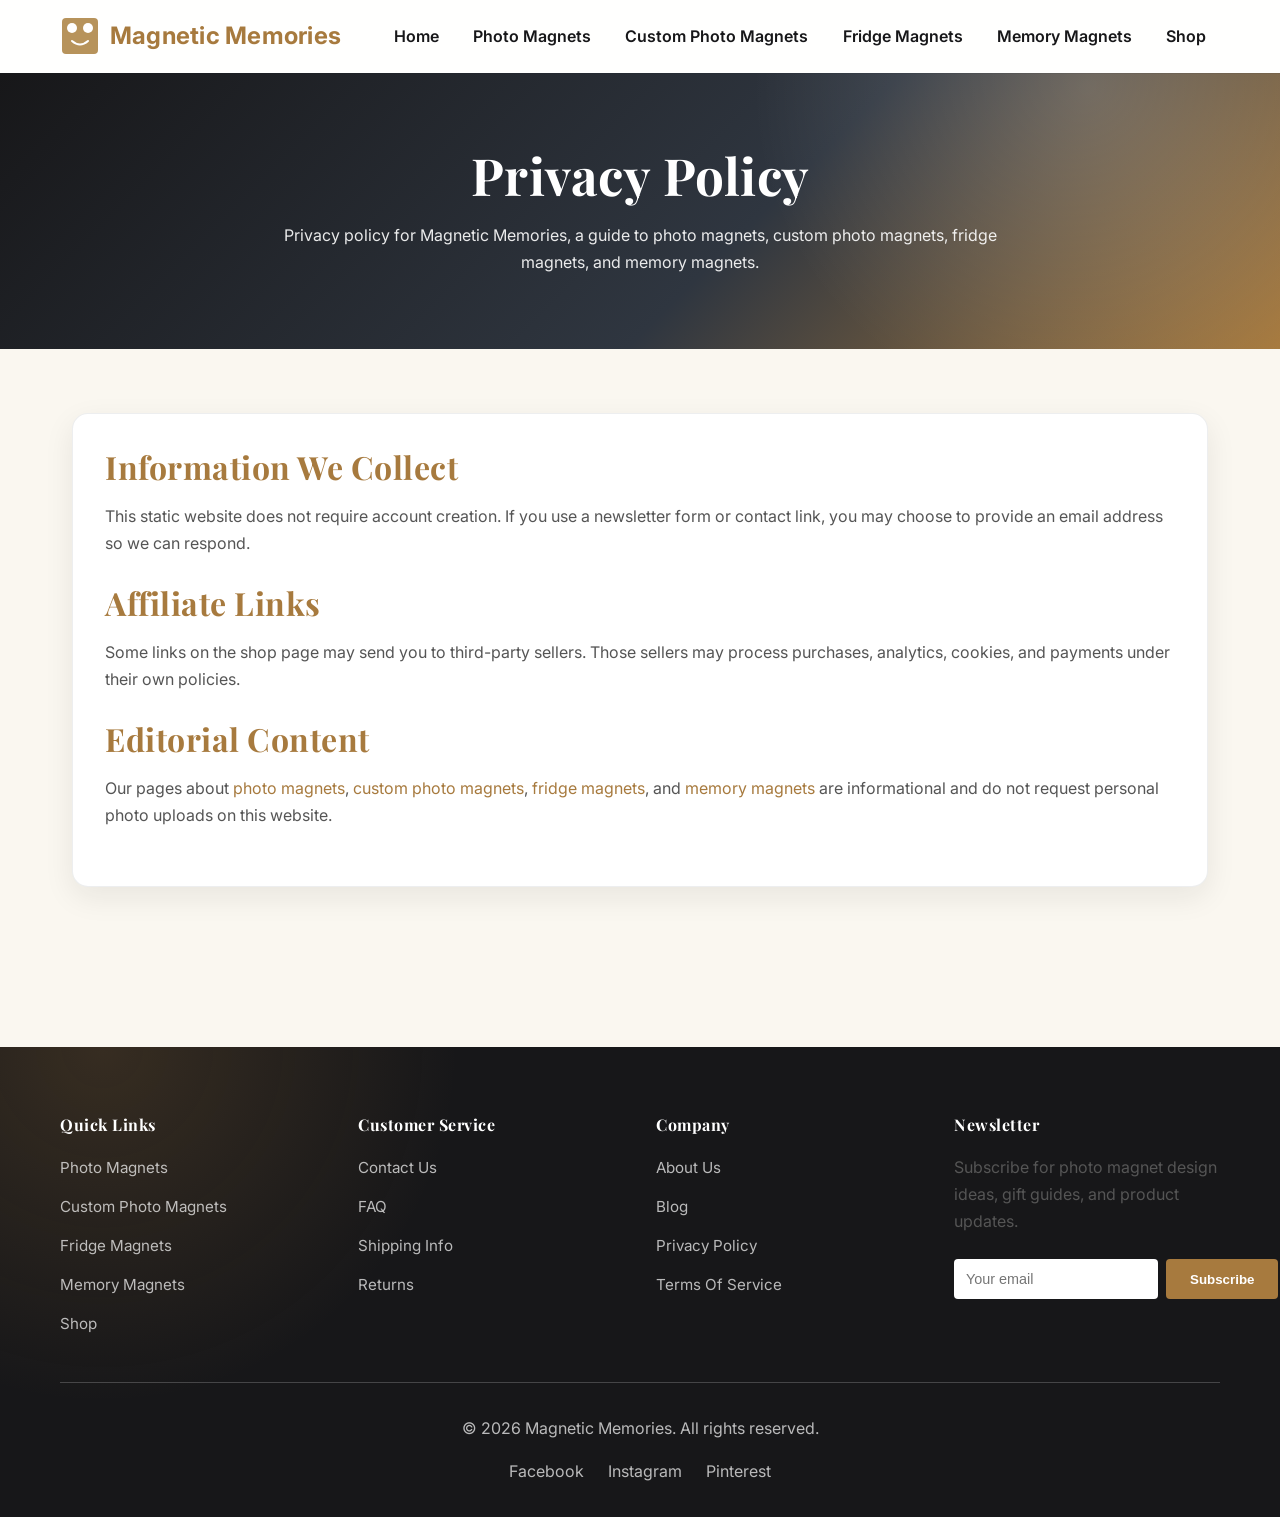
<file: privacy-policy.html>
<!DOCTYPE html>
<html lang="en">
<head>
    <meta charset="UTF-8">
    <meta name="viewport" content="width=device-width, initial-scale=1.0">
    <meta name="description" content="Privacy policy for Magnetic Memories, a guide to photo magnets, custom photo magnets, fridge magnets, and memory magnets.">
    <title>Privacy Policy - Magnetic Memories</title>
    <meta property="og:title" content="Privacy Policy - Magnetic Memories">
    <meta property="og:description" content="Privacy policy for Magnetic Memories, a guide to photo magnets, custom photo magnets, fridge magnets, and memory magnets.">
    <meta property="og:type" content="website">
    <meta property="og:url" content="https://photo-magnets.github.io/privacy-policy.html">
    <meta property="og:image" content="https://photo-magnets.github.io/images/hero.svg">
    <meta name="twitter:card" content="summary_large_image">
    <link rel="icon" href="/favicon.ico" sizes="any">
    <link rel="icon" href="/favicon-32x32.png" type="image/png" sizes="32x32">
    <link rel="icon" href="/favicon-48x48.png" type="image/png" sizes="48x48">
    <link rel="icon" href="/favicon-16x16.png" type="image/png" sizes="16x16">
    <link rel="icon" href="images/logo.svg" type="image/svg+xml">
    <link rel="apple-touch-icon" href="/apple-touch-icon.png">
    <link rel="manifest" href="/site.webmanifest">
    <link rel="stylesheet" href="css/style.css">
    <link rel="canonical" href="https://photo-magnets.github.io/privacy-policy.html">
    <script type="application/ld+json">
    {
      "@context": "https://schema.org",
      "@type": "WebPage",
      "name": "Privacy Policy",
      "description": "Privacy policy for Magnetic Memories, a guide to photo magnets, custom photo magnets, fridge magnets, and memory magnets.",
      "url": "https://photo-magnets.github.io/privacy-policy.html",
      "publisher": {
        "@type": "Organization",
        "name": "Magnetic Memories",
        "logo": {
          "@type": "ImageObject",
          "url": "https://photo-magnets.github.io/images/logo.svg"
        }
      }
    }
    </script>
</head>
<body>
    <header class="header">
        <nav class="navbar">
            <div class="container">
                <div class="logo">
                    <svg width="40" height="40" viewBox="0 0 40 40" class="logo-icon">
                        <rect x="2" y="2" width="36" height="36" rx="4" fill="#B7935B"/>
                        <circle cx="12" cy="12" r="5" fill="white"/>
                        <circle cx="28" cy="12" r="5" fill="white"/>
                        <path d="M 12 25 Q 20 32 28 25" stroke="white" stroke-width="2" fill="none" stroke-linecap="round"/>
                    </svg>
                    <span>Magnetic Memories</span>
                </div>
                <ul class="nav-menu">
                    <li><a href="index.html">Home</a></li>
                    <li><a href="photo-magnets.html">photo magnets</a></li>
                    <li><a href="custom-photo-magnets.html">custom photo magnets</a></li>
                    <li><a href="fridge-magnets.html">fridge magnets</a></li>
                    <li><a href="memory-magnets.html">memory magnets</a></li>
                    <li><a href="shop.html">Shop</a></li>
                </ul>
                <button class="hamburger"><span></span><span></span><span></span></button>
            </div>
        </nav>
    </header>
    <main class="page-content">
        <section class="page-hero">
            <div class="container">
                <h1>Privacy Policy</h1>
                <p>Privacy policy for Magnetic Memories, a guide to photo magnets, custom photo magnets, fridge magnets, and memory magnets.</p>
            </div>
        </section>
        <section class="container page-body">
            <div class="content-card">
                <h2>Information We Collect</h2>
                <p>This static website does not require account creation. If you use a newsletter form or contact link, you may choose to provide an email address so we can respond.</p>
                <h2>Affiliate Links</h2>
                <p>Some links on the shop page may send you to third-party sellers. Those sellers may process purchases, analytics, cookies, and payments under their own policies.</p>
                <h2>Editorial Content</h2>
                <p>Our pages about <a href="photo-magnets.html">photo magnets</a>, <a href="custom-photo-magnets.html">custom photo magnets</a>, <a href="fridge-magnets.html">fridge magnets</a>, and <a href="memory-magnets.html">memory magnets</a> are informational and do not request personal photo uploads on this website.</p>
            </div>
        </section>
    </main>
    <footer class="footer">
        <div class="container">
            <div class="footer-grid">
                <div class="footer-section">
                    <h4>Quick Links</h4>
                    <ul>
                        <li><a href="photo-magnets.html">photo magnets</a></li>
                        <li><a href="custom-photo-magnets.html">custom photo magnets</a></li>
                        <li><a href="fridge-magnets.html">fridge magnets</a></li>
                        <li><a href="memory-magnets.html">memory magnets</a></li>
                        <li><a href="shop.html">Shop</a></li>
                    </ul>
                </div>
                <div class="footer-section">
                    <h4>Customer Service</h4>
                    <ul>
                        <li><a href="contact.html">Contact Us</a></li>
                        <li><a href="faq.html">FAQ</a></li>
                        <li><a href="shipping-info.html">Shipping Info</a></li>
                        <li><a href="returns.html">Returns</a></li>
                    </ul>
                </div>
                <div class="footer-section">
                    <h4>Company</h4>
                    <ul>
                        <li><a href="about.html">About Us</a></li>
                        <li><a href="blog.html">Blog</a></li>
                        <li><a href="privacy-policy.html">Privacy Policy</a></li>
                        <li><a href="terms-of-service.html">Terms of Service</a></li>
                    </ul>
                </div>
                <div class="footer-section">
                    <h4>Newsletter</h4>
                    <p>Subscribe for photo magnet design ideas, gift guides, and product updates.</p>
                    <form class="newsletter-form">
                        <input type="email" placeholder="Your email" required>
                        <button type="submit">Subscribe</button>
                    </form>
                </div>
            </div>
            <div class="footer-bottom">
                <p>&copy; 2026 Magnetic Memories. All rights reserved.</p>
                <div class="social-links">
                    <a href="#facebook">Facebook</a>
                    <a href="#instagram">Instagram</a>
                    <a href="#pinterest">Pinterest</a>
                </div>
            </div>
        </div>
    </footer>
    <script src="js/script.js"></script>
</body>
</html>
</file>
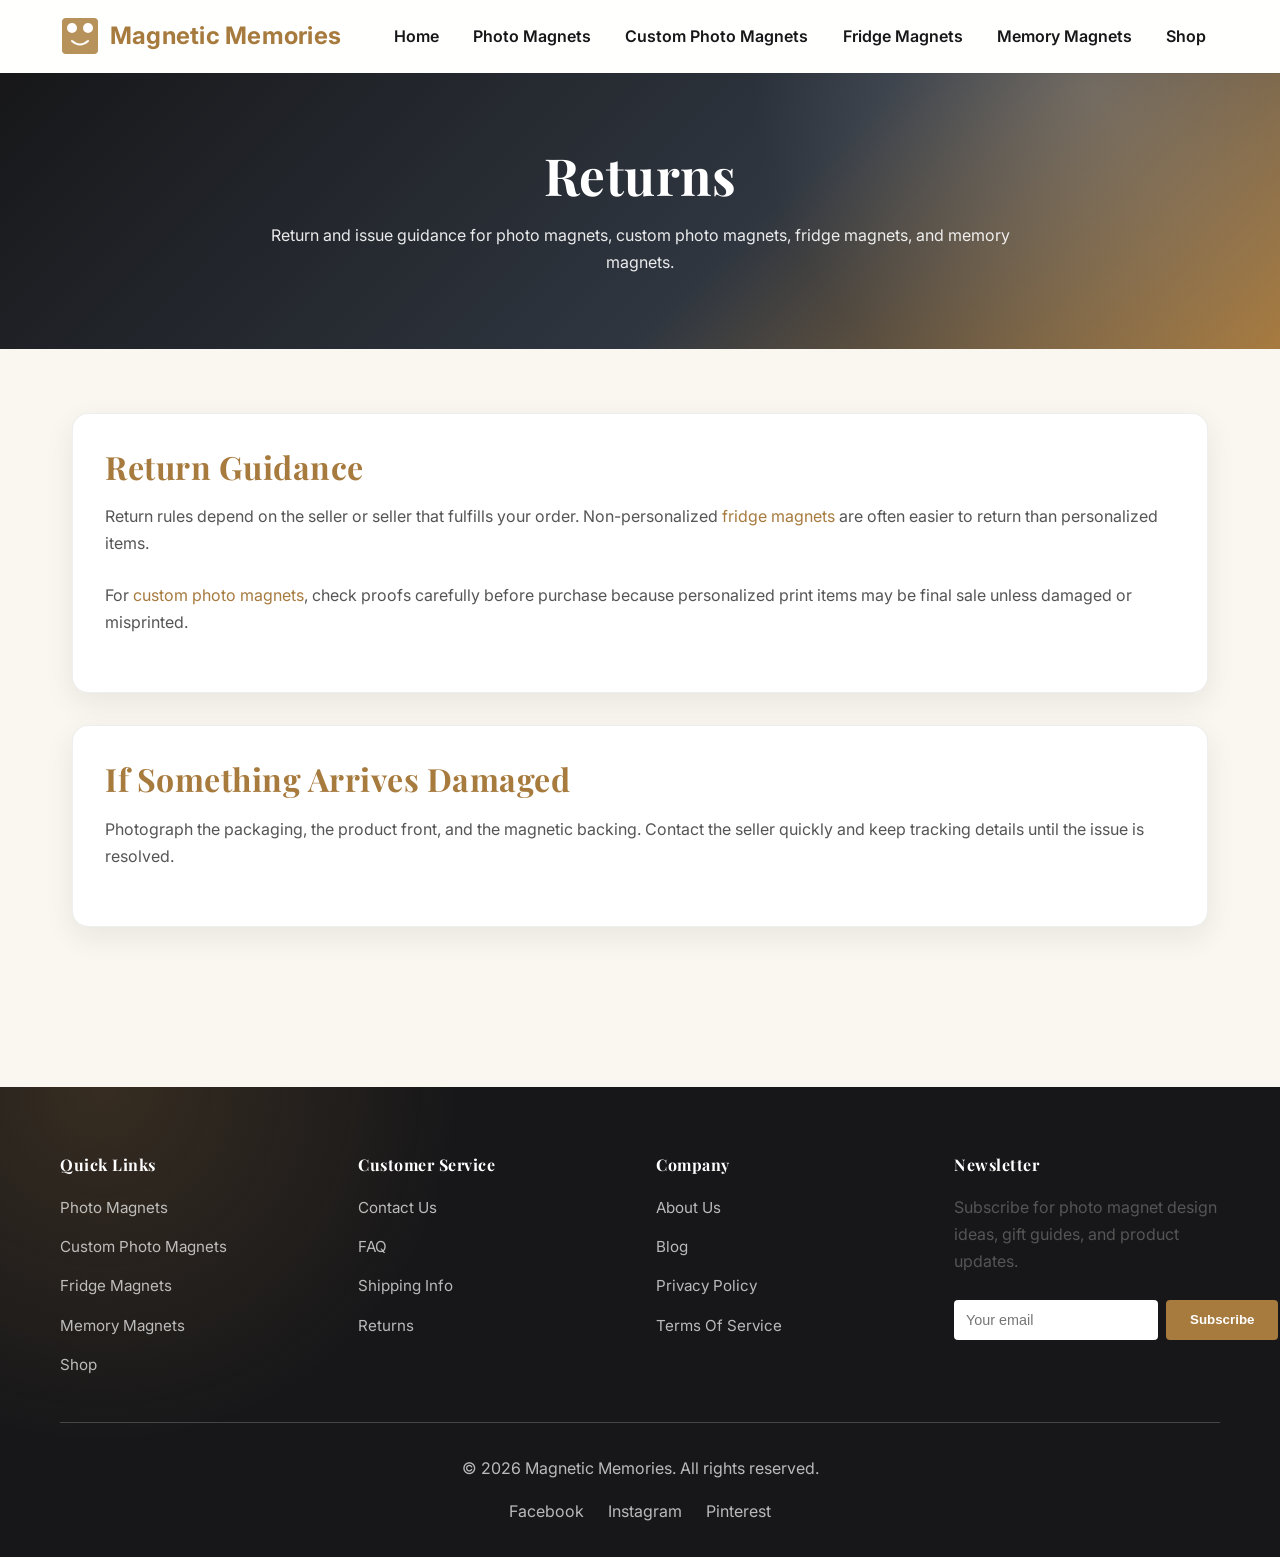
<file: returns.html>
<!DOCTYPE html>
<html lang="en">
<head>
    <meta charset="UTF-8">
    <meta name="viewport" content="width=device-width, initial-scale=1.0">
    <meta name="description" content="Return and issue guidance for photo magnets, custom photo magnets, fridge magnets, and memory magnets.">
    <title>Returns - Magnetic Memories</title>
    <meta property="og:title" content="Returns - Magnetic Memories">
    <meta property="og:description" content="Return and issue guidance for photo magnets, custom photo magnets, fridge magnets, and memory magnets.">
    <meta property="og:type" content="website">
    <meta property="og:url" content="https://photo-magnets.github.io/returns.html">
    <meta property="og:image" content="https://photo-magnets.github.io/images/hero.svg">
    <meta name="twitter:card" content="summary_large_image">
    <link rel="icon" href="/favicon.ico" sizes="any">
    <link rel="icon" href="/favicon-32x32.png" type="image/png" sizes="32x32">
    <link rel="icon" href="/favicon-48x48.png" type="image/png" sizes="48x48">
    <link rel="icon" href="/favicon-16x16.png" type="image/png" sizes="16x16">
    <link rel="icon" href="images/logo.svg" type="image/svg+xml">
    <link rel="apple-touch-icon" href="/apple-touch-icon.png">
    <link rel="manifest" href="/site.webmanifest">
    <link rel="stylesheet" href="css/style.css">
    <link rel="canonical" href="https://photo-magnets.github.io/returns.html">
    <script type="application/ld+json">
    {
      "@context": "https://schema.org",
      "@type": "WebPage",
      "name": "Returns",
      "description": "Return and issue guidance for photo magnets, custom photo magnets, fridge magnets, and memory magnets.",
      "url": "https://photo-magnets.github.io/returns.html",
      "publisher": {
        "@type": "Organization",
        "name": "Magnetic Memories",
        "logo": {
          "@type": "ImageObject",
          "url": "https://photo-magnets.github.io/images/logo.svg"
        }
      }
    }
    </script>
</head>
<body>
    <header class="header">
        <nav class="navbar">
            <div class="container">
                <div class="logo">
                    <svg width="40" height="40" viewBox="0 0 40 40" class="logo-icon">
                        <rect x="2" y="2" width="36" height="36" rx="4" fill="#B7935B"/>
                        <circle cx="12" cy="12" r="5" fill="white"/>
                        <circle cx="28" cy="12" r="5" fill="white"/>
                        <path d="M 12 25 Q 20 32 28 25" stroke="white" stroke-width="2" fill="none" stroke-linecap="round"/>
                    </svg>
                    <span>Magnetic Memories</span>
                </div>
                <ul class="nav-menu">
                    <li><a href="index.html">Home</a></li>
                    <li><a href="photo-magnets.html">photo magnets</a></li>
                    <li><a href="custom-photo-magnets.html">custom photo magnets</a></li>
                    <li><a href="fridge-magnets.html">fridge magnets</a></li>
                    <li><a href="memory-magnets.html">memory magnets</a></li>
                    <li><a href="shop.html">Shop</a></li>
                </ul>
                <button class="hamburger"><span></span><span></span><span></span></button>
            </div>
        </nav>
    </header>
    <main class="page-content">
        <section class="page-hero">
            <div class="container">
                <h1>Returns</h1>
                <p>Return and issue guidance for photo magnets, custom photo magnets, fridge magnets, and memory magnets.</p>
            </div>
        </section>
        <section class="container page-body">
            <div class="content-card">
                <h2>Return Guidance</h2>
                <p>Return rules depend on the seller or seller that fulfills your order. Non-personalized <a href="fridge-magnets.html">fridge magnets</a> are often easier to return than personalized items.</p>
                <p>For <a href="custom-photo-magnets.html">custom photo magnets</a>, check proofs carefully before purchase because personalized print items may be final sale unless damaged or misprinted.</p>
            </div>
            <div class="content-card">
                <h2>If Something Arrives Damaged</h2>
                <p>Photograph the packaging, the product front, and the magnetic backing. Contact the seller quickly and keep tracking details until the issue is resolved.</p>
            </div>
        </section>
    </main>
    <footer class="footer">
        <div class="container">
            <div class="footer-grid">
                <div class="footer-section">
                    <h4>Quick Links</h4>
                    <ul>
                        <li><a href="photo-magnets.html">photo magnets</a></li>
                        <li><a href="custom-photo-magnets.html">custom photo magnets</a></li>
                        <li><a href="fridge-magnets.html">fridge magnets</a></li>
                        <li><a href="memory-magnets.html">memory magnets</a></li>
                        <li><a href="shop.html">Shop</a></li>
                    </ul>
                </div>
                <div class="footer-section">
                    <h4>Customer Service</h4>
                    <ul>
                        <li><a href="contact.html">Contact Us</a></li>
                        <li><a href="faq.html">FAQ</a></li>
                        <li><a href="shipping-info.html">Shipping Info</a></li>
                        <li><a href="returns.html">Returns</a></li>
                    </ul>
                </div>
                <div class="footer-section">
                    <h4>Company</h4>
                    <ul>
                        <li><a href="about.html">About Us</a></li>
                        <li><a href="blog.html">Blog</a></li>
                        <li><a href="privacy-policy.html">Privacy Policy</a></li>
                        <li><a href="terms-of-service.html">Terms of Service</a></li>
                    </ul>
                </div>
                <div class="footer-section">
                    <h4>Newsletter</h4>
                    <p>Subscribe for photo magnet design ideas, gift guides, and product updates.</p>
                    <form class="newsletter-form">
                        <input type="email" placeholder="Your email" required>
                        <button type="submit">Subscribe</button>
                    </form>
                </div>
            </div>
            <div class="footer-bottom">
                <p>&copy; 2026 Magnetic Memories. All rights reserved.</p>
                <div class="social-links">
                    <a href="#facebook">Facebook</a>
                    <a href="#instagram">Instagram</a>
                    <a href="#pinterest">Pinterest</a>
                </div>
            </div>
        </div>
    </footer>
    <script src="js/script.js"></script>
</body>
</html>
</file>
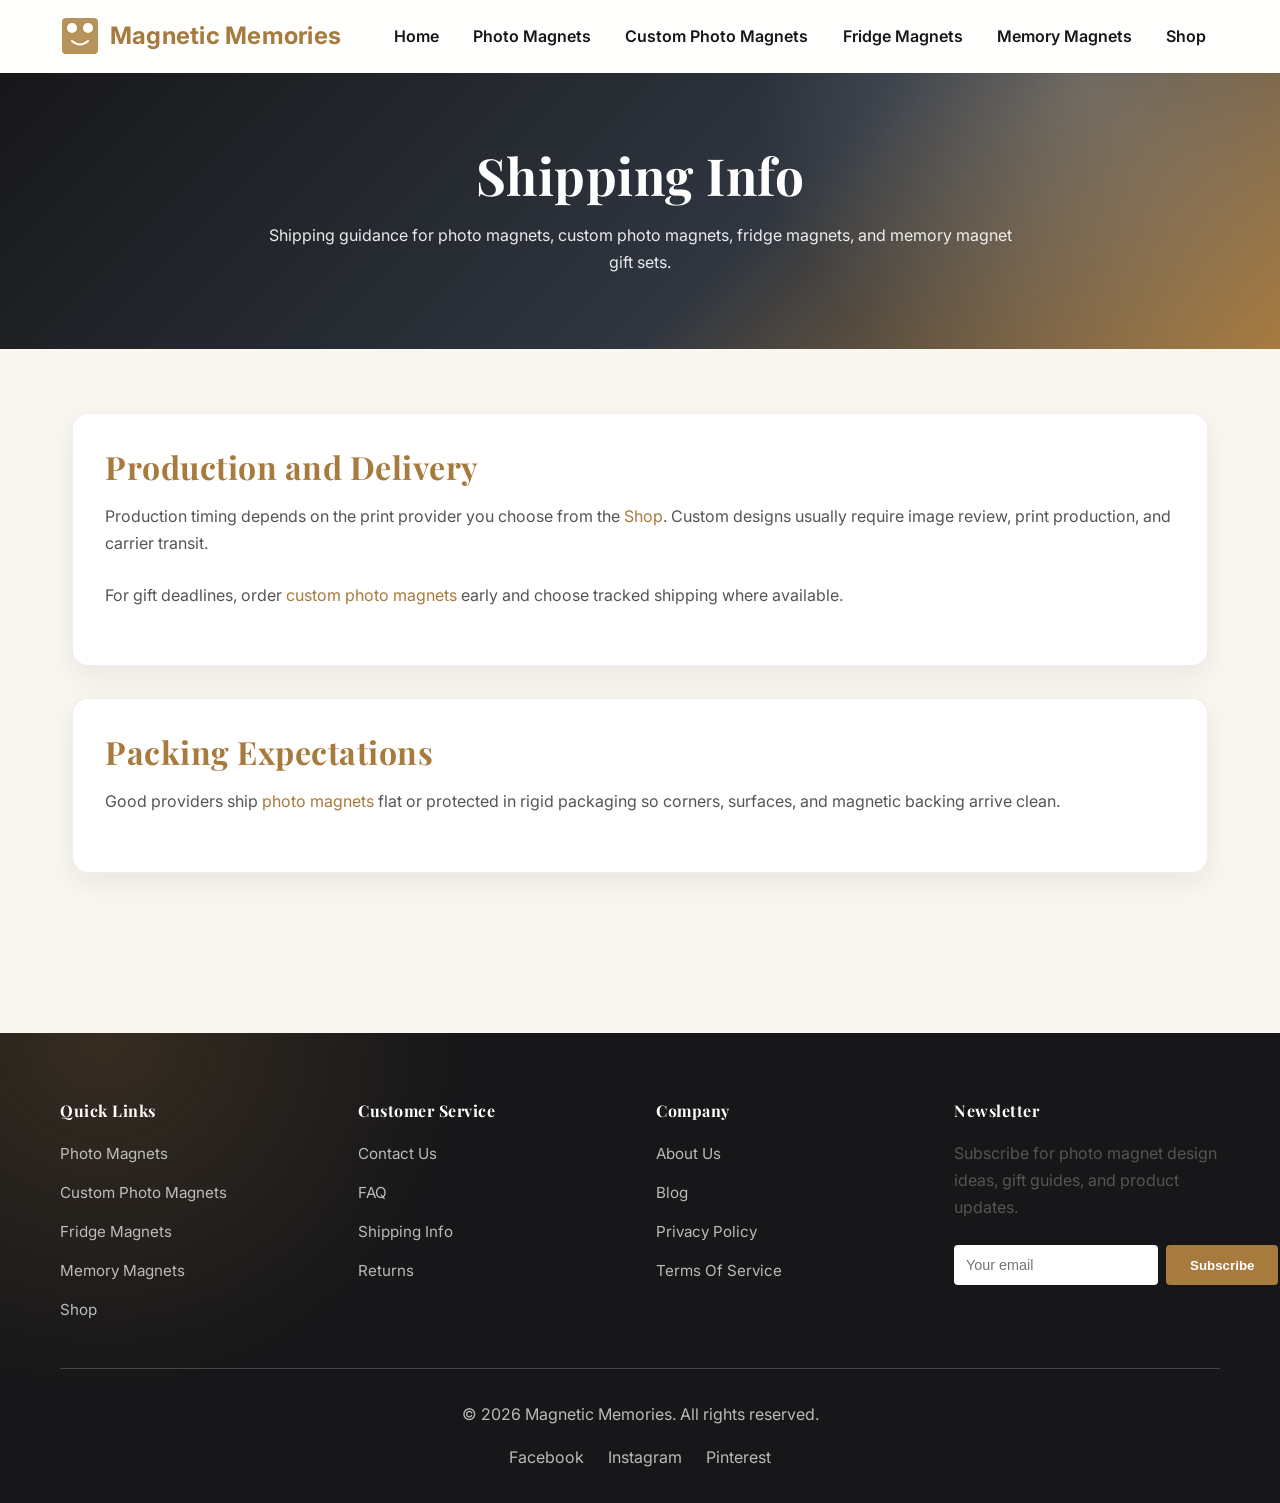
<file: shipping-info.html>
<!DOCTYPE html>
<html lang="en">
<head>
    <meta charset="UTF-8">
    <meta name="viewport" content="width=device-width, initial-scale=1.0">
    <meta name="description" content="Shipping guidance for photo magnets, custom photo magnets, fridge magnets, and memory magnet gift sets.">
    <title>Shipping Info - Magnetic Memories</title>
    <meta property="og:title" content="Shipping Info - Magnetic Memories">
    <meta property="og:description" content="Shipping guidance for photo magnets, custom photo magnets, fridge magnets, and memory magnet gift sets.">
    <meta property="og:type" content="website">
    <meta property="og:url" content="https://photo-magnets.github.io/shipping-info.html">
    <meta property="og:image" content="https://photo-magnets.github.io/images/hero.svg">
    <meta name="twitter:card" content="summary_large_image">
    <link rel="icon" href="/favicon.ico" sizes="any">
    <link rel="icon" href="/favicon-32x32.png" type="image/png" sizes="32x32">
    <link rel="icon" href="/favicon-48x48.png" type="image/png" sizes="48x48">
    <link rel="icon" href="/favicon-16x16.png" type="image/png" sizes="16x16">
    <link rel="icon" href="images/logo.svg" type="image/svg+xml">
    <link rel="apple-touch-icon" href="/apple-touch-icon.png">
    <link rel="manifest" href="/site.webmanifest">
    <link rel="stylesheet" href="css/style.css">
    <link rel="canonical" href="https://photo-magnets.github.io/shipping-info.html">
    <script type="application/ld+json">
    {
      "@context": "https://schema.org",
      "@type": "WebPage",
      "name": "Shipping Info",
      "description": "Shipping guidance for photo magnets, custom photo magnets, fridge magnets, and memory magnet gift sets.",
      "url": "https://photo-magnets.github.io/shipping-info.html",
      "publisher": {
        "@type": "Organization",
        "name": "Magnetic Memories",
        "logo": {
          "@type": "ImageObject",
          "url": "https://photo-magnets.github.io/images/logo.svg"
        }
      }
    }
    </script>
</head>
<body>
    <header class="header">
        <nav class="navbar">
            <div class="container">
                <div class="logo">
                    <svg width="40" height="40" viewBox="0 0 40 40" class="logo-icon">
                        <rect x="2" y="2" width="36" height="36" rx="4" fill="#B7935B"/>
                        <circle cx="12" cy="12" r="5" fill="white"/>
                        <circle cx="28" cy="12" r="5" fill="white"/>
                        <path d="M 12 25 Q 20 32 28 25" stroke="white" stroke-width="2" fill="none" stroke-linecap="round"/>
                    </svg>
                    <span>Magnetic Memories</span>
                </div>
                <ul class="nav-menu">
                    <li><a href="index.html">Home</a></li>
                    <li><a href="photo-magnets.html">photo magnets</a></li>
                    <li><a href="custom-photo-magnets.html">custom photo magnets</a></li>
                    <li><a href="fridge-magnets.html">fridge magnets</a></li>
                    <li><a href="memory-magnets.html">memory magnets</a></li>
                    <li><a href="shop.html">Shop</a></li>
                </ul>
                <button class="hamburger"><span></span><span></span><span></span></button>
            </div>
        </nav>
    </header>
    <main class="page-content">
        <section class="page-hero">
            <div class="container">
                <h1>Shipping Info</h1>
                <p>Shipping guidance for photo magnets, custom photo magnets, fridge magnets, and memory magnet gift sets.</p>
            </div>
        </section>
        <section class="container page-body">
            <div class="content-card">
                <h2>Production and Delivery</h2>
                <p>Production timing depends on the print provider you choose from the <a href="shop.html">Shop</a>. Custom designs usually require image review, print production, and carrier transit.</p>
                <p>For gift deadlines, order <a href="custom-photo-magnets.html">custom photo magnets</a> early and choose tracked shipping where available.</p>
            </div>
            <div class="content-card">
                <h2>Packing Expectations</h2>
                <p>Good providers ship <a href="photo-magnets.html">photo magnets</a> flat or protected in rigid packaging so corners, surfaces, and magnetic backing arrive clean.</p>
            </div>
        </section>
    </main>
    <footer class="footer">
        <div class="container">
            <div class="footer-grid">
                <div class="footer-section">
                    <h4>Quick Links</h4>
                    <ul>
                        <li><a href="photo-magnets.html">photo magnets</a></li>
                        <li><a href="custom-photo-magnets.html">custom photo magnets</a></li>
                        <li><a href="fridge-magnets.html">fridge magnets</a></li>
                        <li><a href="memory-magnets.html">memory magnets</a></li>
                        <li><a href="shop.html">Shop</a></li>
                    </ul>
                </div>
                <div class="footer-section">
                    <h4>Customer Service</h4>
                    <ul>
                        <li><a href="contact.html">Contact Us</a></li>
                        <li><a href="faq.html">FAQ</a></li>
                        <li><a href="shipping-info.html">Shipping Info</a></li>
                        <li><a href="returns.html">Returns</a></li>
                    </ul>
                </div>
                <div class="footer-section">
                    <h4>Company</h4>
                    <ul>
                        <li><a href="about.html">About Us</a></li>
                        <li><a href="blog.html">Blog</a></li>
                        <li><a href="privacy-policy.html">Privacy Policy</a></li>
                        <li><a href="terms-of-service.html">Terms of Service</a></li>
                    </ul>
                </div>
                <div class="footer-section">
                    <h4>Newsletter</h4>
                    <p>Subscribe for photo magnet design ideas, gift guides, and product updates.</p>
                    <form class="newsletter-form">
                        <input type="email" placeholder="Your email" required>
                        <button type="submit">Subscribe</button>
                    </form>
                </div>
            </div>
            <div class="footer-bottom">
                <p>&copy; 2026 Magnetic Memories. All rights reserved.</p>
                <div class="social-links">
                    <a href="#facebook">Facebook</a>
                    <a href="#instagram">Instagram</a>
                    <a href="#pinterest">Pinterest</a>
                </div>
            </div>
        </div>
    </footer>
    <script src="js/script.js"></script>
</body>
</html>
</file>
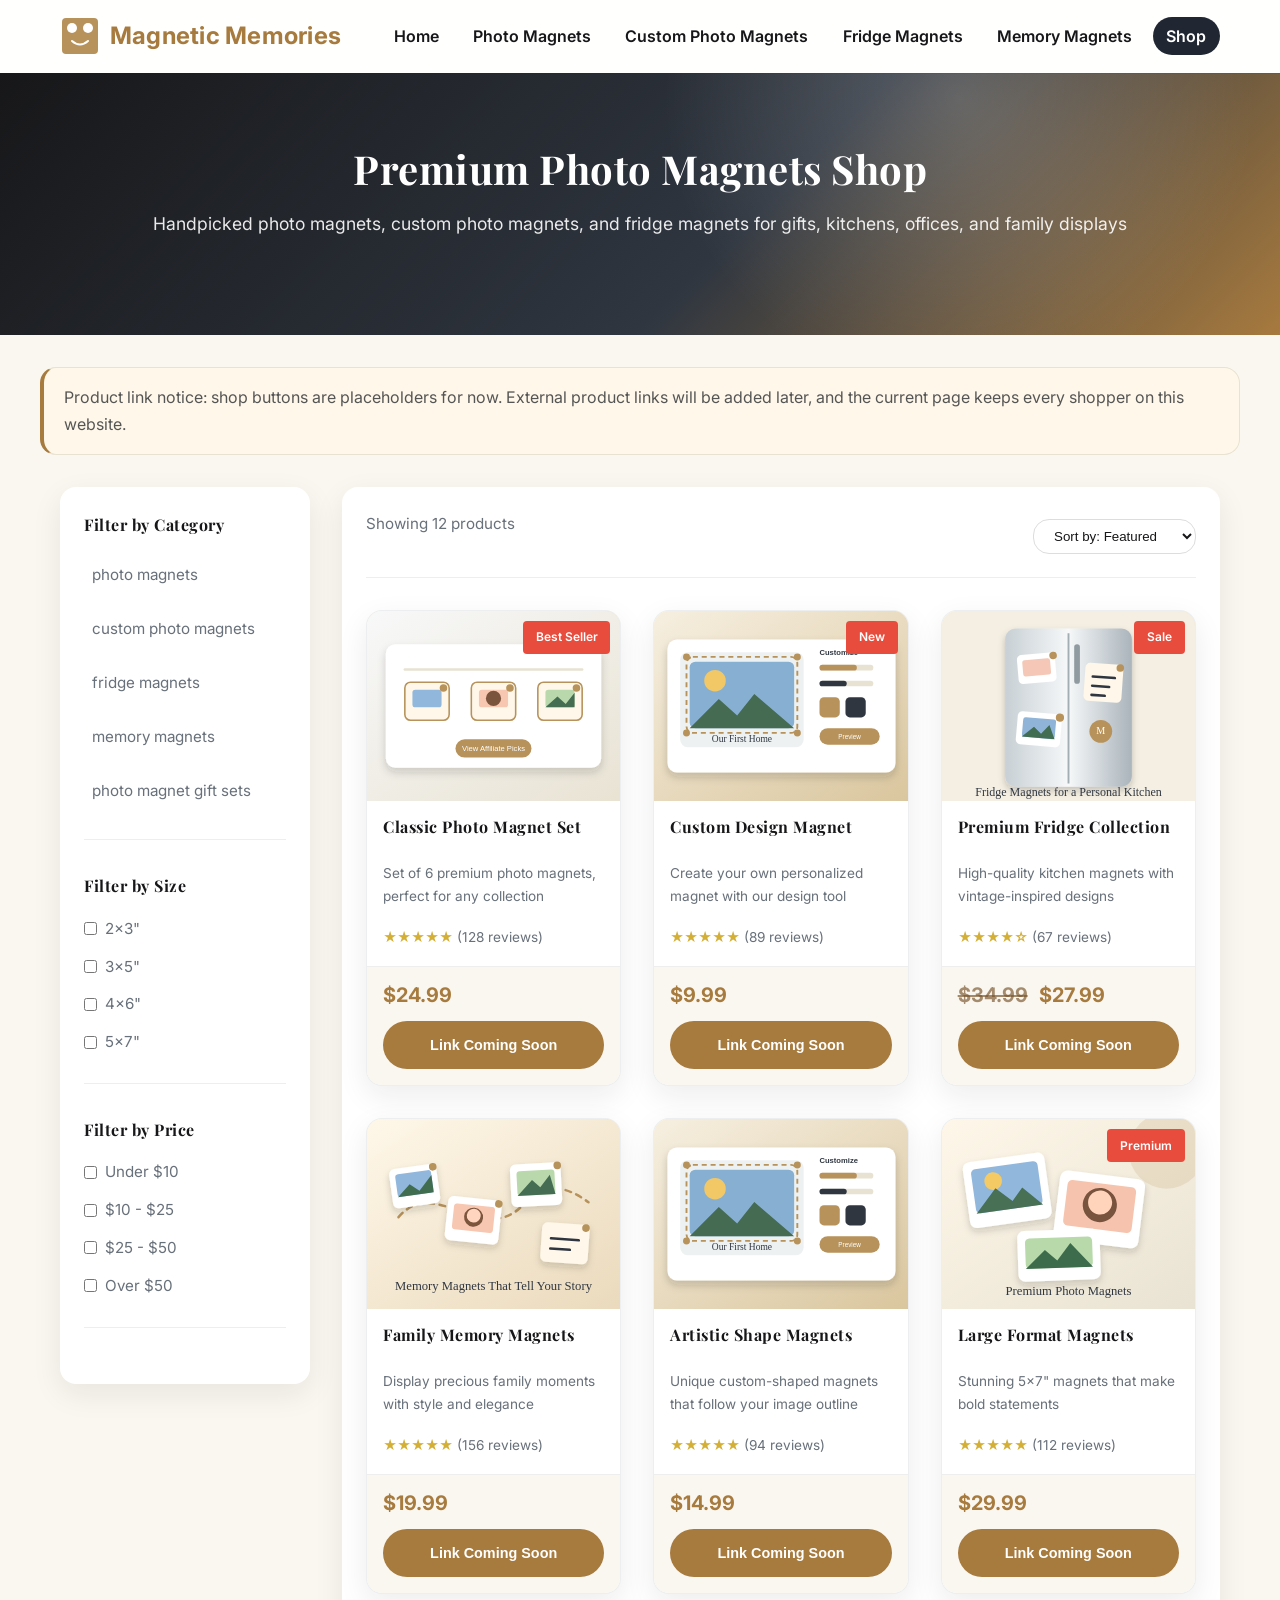
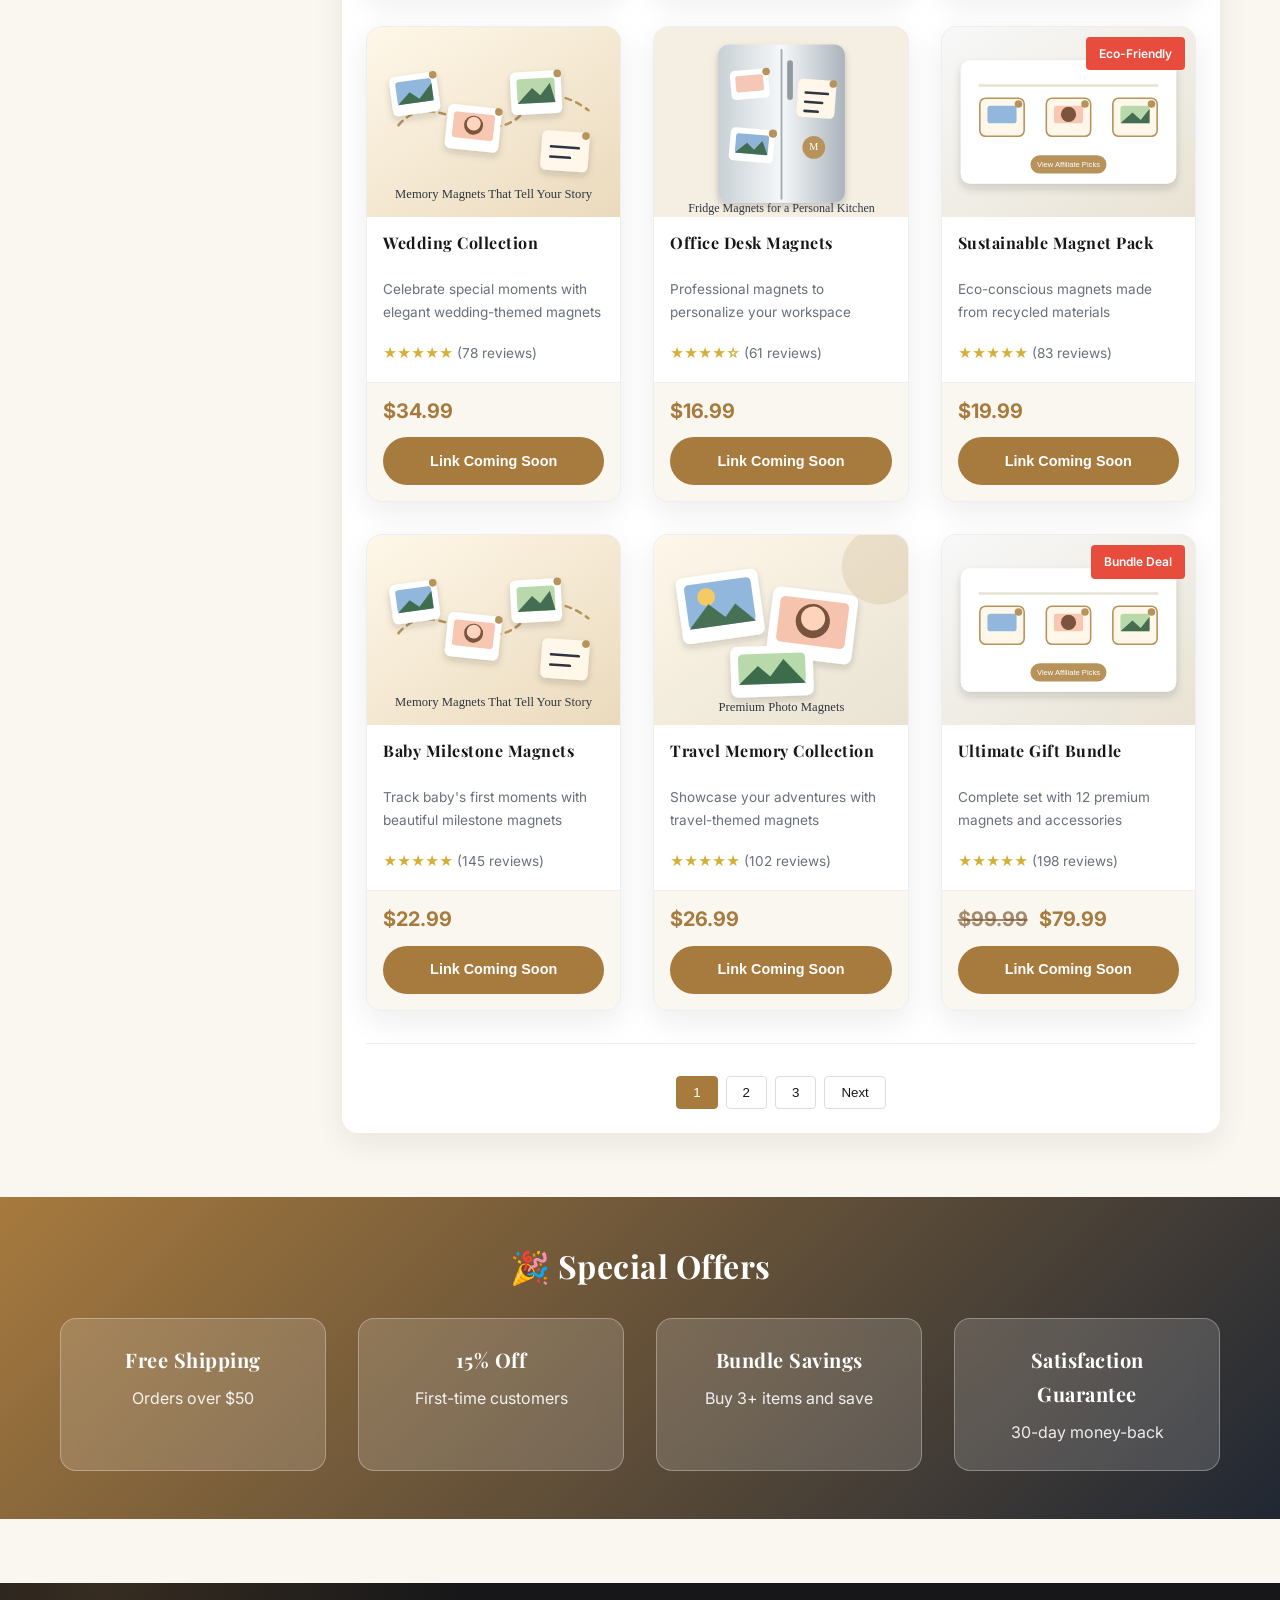
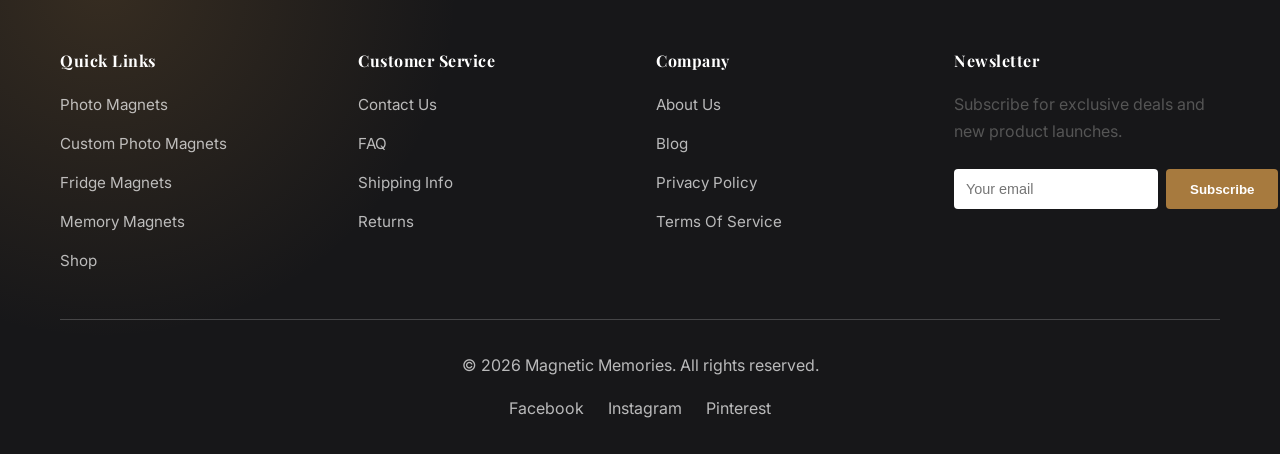
<file: shop.html>
<!DOCTYPE html>
<html lang="en">
<head>
    <meta charset="UTF-8">
    <meta name="viewport" content="width=device-width, initial-scale=1.0">
    <meta name="description" content="Shop premium photo magnets, custom magnetic photos, and stylish fridge magnets for every occasion.">
    <title>Shop - Premium Photo Magnets & Custom Magnets</title>
    <meta property="og:title" content="Shop - Premium Photo Magnets & Custom Magnets">
    <meta property="og:description" content="Shop premium photo magnets, custom magnetic photos, and stylish fridge magnets for every occasion.">
    <meta property="og:type" content="website">
    <meta property="og:url" content="https://photo-magnets.github.io/shop.html">
    <meta property="og:image" content="https://photo-magnets.github.io/images/shop.svg">
    <meta name="twitter:card" content="summary_large_image">
    <link rel="icon" href="/favicon.ico" sizes="any">
    <link rel="icon" href="/favicon-32x32.png" type="image/png" sizes="32x32">
    <link rel="icon" href="/favicon-48x48.png" type="image/png" sizes="48x48">
    <link rel="icon" href="/favicon-16x16.png" type="image/png" sizes="16x16">
    <link rel="icon" href="images/logo.svg" type="image/svg+xml">
    <link rel="apple-touch-icon" href="/apple-touch-icon.png">
    <link rel="manifest" href="/site.webmanifest">
    <link rel="stylesheet" href="css/style.css">
    <link rel="canonical" href="https://photo-magnets.github.io/shop.html">
    <script type="application/ld+json">
    {
      "@context": "https://schema.org",
      "@type": "ItemList",
      "name": "Premium Photo Magnets Shop",
      "itemListElement": [
        {
          "@type": "ListItem",
          "position": 1,
          "item": {
            "@type": "Product",
            "name": "Classic Photo Magnet Set",
            "image": "https://photo-magnets.github.io/images/shop.svg",
            "description": "Set of 6 premium photo magnets, perfect for any collection",
            "offers": {
              "@type": "Offer",
              "price": "24.99",
              "priceCurrency": "USD",
              "availability": "https://schema.org/InStock"
            }
          }
        },
        {
          "@type": "ListItem",
          "position": 2,
          "item": {
            "@type": "Product",
            "name": "Custom Design Magnet",
            "image": "https://photo-magnets.github.io/images/custom-photo-magnets.svg",
            "description": "Create your own personalized magnet with our design tool",
            "offers": {
              "@type": "Offer",
              "price": "9.99",
              "priceCurrency": "USD",
              "availability": "https://schema.org/InStock"
            }
          }
        },
        {
          "@type": "ListItem",
          "position": 3,
          "item": {
            "@type": "Product",
            "name": "Premium Fridge Collection",
            "image": "https://photo-magnets.github.io/images/fridge-magnets.svg",
            "description": "High-quality kitchen magnets with vintage-inspired designs",
            "offers": {
              "@type": "Offer",
              "price": "27.99",
              "priceCurrency": "USD",
              "availability": "https://schema.org/InStock"
            }
          }
        }
      ]
    }
    </script>
</head>
<body>
    <!-- Header & Navigation -->
    <header class="header">
        <nav class="navbar">
            <div class="container">
                <div class="logo">
                    <svg width="40" height="40" viewBox="0 0 40 40" class="logo-icon">
                        <rect x="2" y="2" width="36" height="36" rx="4" fill="#B7935B"/>
                        <circle cx="12" cy="12" r="5" fill="white"/>
                        <circle cx="28" cy="12" r="5" fill="white"/>
                        <path d="M 12 25 Q 20 32 28 25" stroke="white" stroke-width="2" fill="none" stroke-linecap="round"/>
                    </svg>
                    <span>Magnetic Memories</span>
                </div>
                <ul class="nav-menu">
                    <li><a href="index.html">Home</a></li>
                    <li><a href="photo-magnets.html">photo magnets</a></li>
                    <li><a href="custom-photo-magnets.html">custom photo magnets</a></li>
                    <li><a href="fridge-magnets.html">fridge magnets</a></li>
                    <li><a href="memory-magnets.html">memory magnets</a></li>
                    <li><a href="shop.html" class="active">Shop</a></li>
                </ul>
                <button class="hamburger">
                    <span></span>
                    <span></span>
                    <span></span>
                </button>
            </div>
        </nav>
    </header>

    <!-- Shop Header -->
    <section class="shop-header">
        <div class="container">
            <h1>Premium Photo Magnets Shop</h1>
            <p>Handpicked photo magnets, custom photo magnets, and fridge magnets for gifts, kitchens, offices, and family displays</p>
        </div>
    </section>

    <p class="product-link-notice">Product link notice: shop buttons are placeholders for now. External product links will be added later, and the current page keeps every shopper on this website.</p>

    <!-- Shop Filters & Products -->
    <div class="container">
        <div class="shop-layout">
            <!-- Sidebar Filters -->
            <aside class="shop-sidebar">
                <div class="filter-section">
                    <h3>Filter by Category</h3>
                    <ul class="filter-list">
                        <li><a href="photo-magnets.html">photo magnets</a></li>
                        <li><a href="custom-photo-magnets.html">custom photo magnets</a></li>
                        <li><a href="fridge-magnets.html">fridge magnets</a></li>
                        <li><a href="memory-magnets.html">memory magnets</a></li>
                        <li><a href="shop.html">photo magnet gift sets</a></li>
                    </ul>
                </div>

                <div class="filter-section">
                    <h3>Filter by Size</h3>
                    <ul class="filter-list">
                        <li><label><input type="checkbox"> 2x3"</label></li>
                        <li><label><input type="checkbox"> 3x5"</label></li>
                        <li><label><input type="checkbox"> 4x6"</label></li>
                        <li><label><input type="checkbox"> 5x7"</label></li>
                    </ul>
                </div>

                <div class="filter-section">
                    <h3>Filter by Price</h3>
                    <ul class="filter-list">
                        <li><label><input type="checkbox"> Under $10</label></li>
                        <li><label><input type="checkbox"> $10 - $25</label></li>
                        <li><label><input type="checkbox"> $25 - $50</label></li>
                        <li><label><input type="checkbox"> Over $50</label></li>
                    </ul>
                </div>
            </aside>

            <!-- Main Products Grid -->
            <main class="shop-products">
                <div class="shop-controls">
                    <p class="product-count">Showing 12 products</p>
                    <select class="sort-dropdown">
                        <option>Sort by: Featured</option>
                        <option>Price: Low to High</option>
                        <option>Price: High to Low</option>
                        <option>Newest First</option>
                        <option>Best Selling</option>
                    </select>
                </div>

                <div class="products-grid-shop">
                    <!-- Product 1 -->
                    <div class="shop-product">
                        <div class="product-image">
                            <img src="images/shop.svg" alt="Classic photo magnet set product preview" width="900" height="600" loading="lazy">
                            <span class="sale-badge">Best Seller</span>
                        </div>
                        <h3>Classic Photo Magnet Set</h3>
                        <p class="product-desc">Set of 6 premium photo magnets, perfect for any collection</p>
                        <div class="product-rating">
                            <span class="stars">★★★★★</span>
                            <span class="reviews">(128 reviews)</span>
                        </div>
                        <div class="product-footer">
                            <span class="price">$24.99</span>
                            <button type="button" class="add-to-cart product-link-placeholder">Link Coming Soon</button>
                        </div>
                    </div>

                    <!-- Product 2 -->
                    <div class="shop-product">
                        <div class="product-image">
                            <img src="images/custom-photo-magnets.svg" alt="Custom design photo magnet product preview" width="900" height="600" loading="lazy">
                            <span class="sale-badge">New</span>
                        </div>
                        <h3>Custom Design Magnet</h3>
                        <p class="product-desc">Create your own personalized magnet with our design tool</p>
                        <div class="product-rating">
                            <span class="stars">★★★★★</span>
                            <span class="reviews">(89 reviews)</span>
                        </div>
                        <div class="product-footer">
                            <span class="price">$9.99</span>
                            <button type="button" class="add-to-cart product-link-placeholder">Link Coming Soon</button>
                        </div>
                    </div>

                    <!-- Product 3 -->
                    <div class="shop-product">
                        <div class="product-image">
                            <img src="images/fridge-magnets.svg" alt="Premium fridge magnet collection product preview" width="900" height="600" loading="lazy">
                            <span class="sale-badge">Sale</span>
                        </div>
                        <h3>Premium Fridge Collection</h3>
                        <p class="product-desc">High-quality kitchen magnets with vintage-inspired designs</p>
                        <div class="product-rating">
                            <span class="stars">★★★★☆</span>
                            <span class="reviews">(67 reviews)</span>
                        </div>
                        <div class="product-footer">
                            <span class="price"><s>$34.99</s> $27.99</span>
                            <button type="button" class="add-to-cart product-link-placeholder">Link Coming Soon</button>
                        </div>
                    </div>

                    <!-- Product 4 -->
                    <div class="shop-product">
                        <div class="product-image">
                            <img src="images/memory-magnets.svg" alt="Family memory photo magnets product preview" width="900" height="600" loading="lazy">
                        </div>
                        <h3>Family Memory Magnets</h3>
                        <p class="product-desc">Display precious family moments with style and elegance</p>
                        <div class="product-rating">
                            <span class="stars">★★★★★</span>
                            <span class="reviews">(156 reviews)</span>
                        </div>
                        <div class="product-footer">
                            <span class="price">$19.99</span>
                            <button type="button" class="add-to-cart product-link-placeholder">Link Coming Soon</button>
                        </div>
                    </div>

                    <!-- Product 5 -->
                    <div class="shop-product">
                        <div class="product-image">
                            <img src="images/custom-photo-magnets.svg" alt="Artistic shape custom magnet product preview" width="900" height="600" loading="lazy">
                        </div>
                        <h3>Artistic Shape Magnets</h3>
                        <p class="product-desc">Unique custom-shaped magnets that follow your image outline</p>
                        <div class="product-rating">
                            <span class="stars">★★★★★</span>
                            <span class="reviews">(94 reviews)</span>
                        </div>
                        <div class="product-footer">
                            <span class="price">$14.99</span>
                            <button type="button" class="add-to-cart product-link-placeholder">Link Coming Soon</button>
                        </div>
                    </div>

                    <!-- Product 6 -->
                    <div class="shop-product">
                        <div class="product-image">
                            <img src="images/photo-magnets.svg" alt="Large format photo magnets product preview" width="900" height="600" loading="lazy">
                            <span class="sale-badge">Premium</span>
                        </div>
                        <h3>Large Format Magnets</h3>
                        <p class="product-desc">Stunning 5x7" magnets that make bold statements</p>
                        <div class="product-rating">
                            <span class="stars">★★★★★</span>
                            <span class="reviews">(112 reviews)</span>
                        </div>
                        <div class="product-footer">
                            <span class="price">$29.99</span>
                            <button type="button" class="add-to-cart product-link-placeholder">Link Coming Soon</button>
                        </div>
                    </div>

                    <!-- Product 7 -->
                    <div class="shop-product">
                        <div class="product-image">
                            <img src="images/memory-magnets.svg" alt="Wedding photo magnet collection product preview" width="900" height="600" loading="lazy">
                        </div>
                        <h3>Wedding Collection</h3>
                        <p class="product-desc">Celebrate special moments with elegant wedding-themed magnets</p>
                        <div class="product-rating">
                            <span class="stars">★★★★★</span>
                            <span class="reviews">(78 reviews)</span>
                        </div>
                        <div class="product-footer">
                            <span class="price">$34.99</span>
                            <button type="button" class="add-to-cart product-link-placeholder">Link Coming Soon</button>
                        </div>
                    </div>

                    <!-- Product 8 -->
                    <div class="shop-product">
                        <div class="product-image">
                            <img src="images/fridge-magnets.svg" alt="Office desk and cabinet magnets product preview" width="900" height="600" loading="lazy">
                        </div>
                        <h3>Office Desk Magnets</h3>
                        <p class="product-desc">Professional magnets to personalize your workspace</p>
                        <div class="product-rating">
                            <span class="stars">★★★★☆</span>
                            <span class="reviews">(61 reviews)</span>
                        </div>
                        <div class="product-footer">
                            <span class="price">$16.99</span>
                            <button type="button" class="add-to-cart product-link-placeholder">Link Coming Soon</button>
                        </div>
                    </div>

                    <!-- Product 9 -->
                    <div class="shop-product">
                        <div class="product-image">
                            <img src="images/shop.svg" alt="Sustainable photo magnet pack product preview" width="900" height="600" loading="lazy">
                            <span class="sale-badge">Eco-Friendly</span>
                        </div>
                        <h3>Sustainable Magnet Pack</h3>
                        <p class="product-desc">Eco-conscious magnets made from recycled materials</p>
                        <div class="product-rating">
                            <span class="stars">★★★★★</span>
                            <span class="reviews">(83 reviews)</span>
                        </div>
                        <div class="product-footer">
                            <span class="price">$19.99</span>
                            <button type="button" class="add-to-cart product-link-placeholder">Link Coming Soon</button>
                        </div>
                    </div>

                    <!-- Product 10 -->
                    <div class="shop-product">
                        <div class="product-image">
                            <img src="images/memory-magnets.svg" alt="Baby milestone memory magnets product preview" width="900" height="600" loading="lazy">
                        </div>
                        <h3>Baby Milestone Magnets</h3>
                        <p class="product-desc">Track baby's first moments with beautiful milestone magnets</p>
                        <div class="product-rating">
                            <span class="stars">★★★★★</span>
                            <span class="reviews">(145 reviews)</span>
                        </div>
                        <div class="product-footer">
                            <span class="price">$22.99</span>
                            <button type="button" class="add-to-cart product-link-placeholder">Link Coming Soon</button>
                        </div>
                    </div>

                    <!-- Product 11 -->
                    <div class="shop-product">
                        <div class="product-image">
                            <img src="images/photo-magnets.svg" alt="Travel memory photo magnets product preview" width="900" height="600" loading="lazy">
                        </div>
                        <h3>Travel Memory Collection</h3>
                        <p class="product-desc">Showcase your adventures with travel-themed magnets</p>
                        <div class="product-rating">
                            <span class="stars">★★★★★</span>
                            <span class="reviews">(102 reviews)</span>
                        </div>
                        <div class="product-footer">
                            <span class="price">$26.99</span>
                            <button type="button" class="add-to-cart product-link-placeholder">Link Coming Soon</button>
                        </div>
                    </div>

                    <!-- Product 12 -->
                    <div class="shop-product">
                        <div class="product-image">
                            <img src="images/shop.svg" alt="Ultimate photo magnet gift bundle product preview" width="900" height="600" loading="lazy">
                            <span class="sale-badge">Bundle Deal</span>
                        </div>
                        <h3>Ultimate Gift Bundle</h3>
                        <p class="product-desc">Complete set with 12 premium magnets and accessories</p>
                        <div class="product-rating">
                            <span class="stars">★★★★★</span>
                            <span class="reviews">(198 reviews)</span>
                        </div>
                        <div class="product-footer">
                            <span class="price"><s>$99.99</s> $79.99</span>
                            <button type="button" class="add-to-cart product-link-placeholder">Link Coming Soon</button>
                        </div>
                    </div>
                </div>

                <!-- Pagination -->
                <div class="pagination">
                    <button class="page-btn active">1</button>
                    <button class="page-btn">2</button>
                    <button class="page-btn">3</button>
                    <button class="page-btn next">Next</button>
                </div>
            </main>
        </div>
    </div>

    <!-- Promotions Banner -->
    <section class="promo-banner">
        <div class="container">
            <h2>🎉 Special Offers</h2>
            <div class="promo-grid">
                <div class="promo-card">
                    <h3>Free Shipping</h3>
                    <p>Orders over $50</p>
                </div>
                <div class="promo-card">
                    <h3>15% Off</h3>
                    <p>First-time customers</p>
                </div>
                <div class="promo-card">
                    <h3>Bundle Savings</h3>
                    <p>Buy 3+ items and save</p>
                </div>
                <div class="promo-card">
                    <h3>Satisfaction Guarantee</h3>
                    <p>30-day money-back</p>
                </div>
            </div>
        </div>
    </section>

    <!-- Footer -->
    <footer class="footer">
        <div class="container">
            <div class="footer-grid">
                <div class="footer-section">
                    <h4>Quick Links</h4>
                    <ul>
                        <li><a href="photo-magnets.html">photo magnets</a></li>
                        <li><a href="custom-photo-magnets.html">custom photo magnets</a></li>
                        <li><a href="fridge-magnets.html">fridge magnets</a></li>
                        <li><a href="memory-magnets.html">memory magnets</a></li>
                        <li><a href="shop.html">Shop</a></li>
                    </ul>
                </div>
                <div class="footer-section">
                    <h4>Customer Service</h4>
                    <ul>
                        <li><a href="contact.html">Contact Us</a></li>
                        <li><a href="faq.html">FAQ</a></li>
                        <li><a href="shipping-info.html">Shipping Info</a></li>
                        <li><a href="returns.html">Returns</a></li>
                    </ul>
                </div>
                <div class="footer-section">
                    <h4>Company</h4>
                    <ul>
                        <li><a href="about.html">About Us</a></li>
                        <li><a href="blog.html">Blog</a></li>
                        <li><a href="privacy-policy.html">Privacy Policy</a></li>
                        <li><a href="terms-of-service.html">Terms of Service</a></li>
                    </ul>
                </div>
                <div class="footer-section">
                    <h4>Newsletter</h4>
                    <p>Subscribe for exclusive deals and new product launches.</p>
                    <form class="newsletter-form">
                        <input type="email" placeholder="Your email" required>
                        <button type="submit">Subscribe</button>
                    </form>
                </div>
            </div>
            <div class="footer-bottom">
                <p>&copy; 2026 Magnetic Memories. All rights reserved.</p>
                <div class="social-links">
                    <a href="#facebook">Facebook</a>
                    <a href="#instagram">Instagram</a>
                    <a href="#pinterest">Pinterest</a>
                </div>
            </div>
        </div>
    </footer>

    <script src="js/script.js"></script>
</body>
</html>
</file>
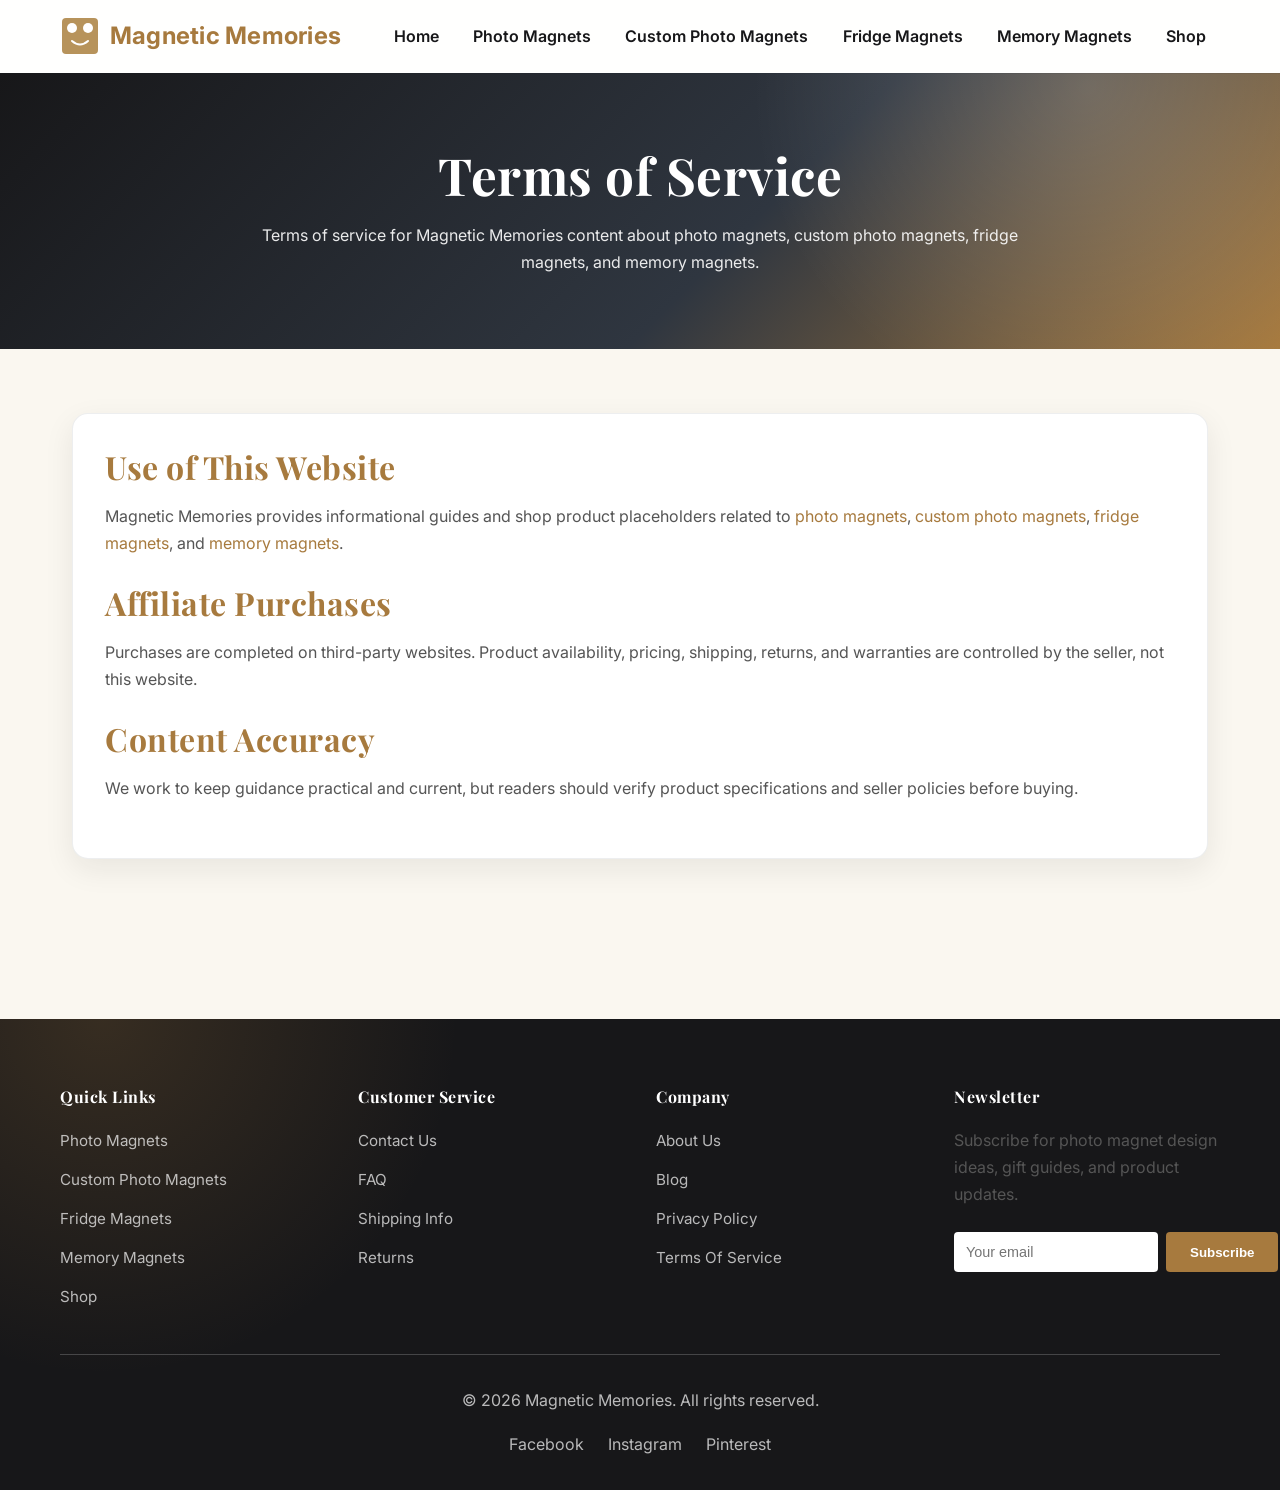
<file: terms-of-service.html>
<!DOCTYPE html>
<html lang="en">
<head>
    <meta charset="UTF-8">
    <meta name="viewport" content="width=device-width, initial-scale=1.0">
    <meta name="description" content="Terms of service for Magnetic Memories content about photo magnets, custom photo magnets, fridge magnets, and memory magnets.">
    <title>Terms of Service - Magnetic Memories</title>
    <meta property="og:title" content="Terms of Service - Magnetic Memories">
    <meta property="og:description" content="Terms of service for Magnetic Memories content about photo magnets, custom photo magnets, fridge magnets, and memory magnets.">
    <meta property="og:type" content="website">
    <meta property="og:url" content="https://photo-magnets.github.io/terms-of-service.html">
    <meta property="og:image" content="https://photo-magnets.github.io/images/hero.svg">
    <meta name="twitter:card" content="summary_large_image">
    <link rel="icon" href="/favicon.ico" sizes="any">
    <link rel="icon" href="/favicon-32x32.png" type="image/png" sizes="32x32">
    <link rel="icon" href="/favicon-48x48.png" type="image/png" sizes="48x48">
    <link rel="icon" href="/favicon-16x16.png" type="image/png" sizes="16x16">
    <link rel="icon" href="images/logo.svg" type="image/svg+xml">
    <link rel="apple-touch-icon" href="/apple-touch-icon.png">
    <link rel="manifest" href="/site.webmanifest">
    <link rel="stylesheet" href="css/style.css">
    <link rel="canonical" href="https://photo-magnets.github.io/terms-of-service.html">
    <script type="application/ld+json">
    {
      "@context": "https://schema.org",
      "@type": "WebPage",
      "name": "Terms of Service",
      "description": "Terms of service for Magnetic Memories content about photo magnets, custom photo magnets, fridge magnets, and memory magnets.",
      "url": "https://photo-magnets.github.io/terms-of-service.html",
      "publisher": {
        "@type": "Organization",
        "name": "Magnetic Memories",
        "logo": {
          "@type": "ImageObject",
          "url": "https://photo-magnets.github.io/images/logo.svg"
        }
      }
    }
    </script>
</head>
<body>
    <header class="header">
        <nav class="navbar">
            <div class="container">
                <div class="logo">
                    <svg width="40" height="40" viewBox="0 0 40 40" class="logo-icon">
                        <rect x="2" y="2" width="36" height="36" rx="4" fill="#B7935B"/>
                        <circle cx="12" cy="12" r="5" fill="white"/>
                        <circle cx="28" cy="12" r="5" fill="white"/>
                        <path d="M 12 25 Q 20 32 28 25" stroke="white" stroke-width="2" fill="none" stroke-linecap="round"/>
                    </svg>
                    <span>Magnetic Memories</span>
                </div>
                <ul class="nav-menu">
                    <li><a href="index.html">Home</a></li>
                    <li><a href="photo-magnets.html">photo magnets</a></li>
                    <li><a href="custom-photo-magnets.html">custom photo magnets</a></li>
                    <li><a href="fridge-magnets.html">fridge magnets</a></li>
                    <li><a href="memory-magnets.html">memory magnets</a></li>
                    <li><a href="shop.html">Shop</a></li>
                </ul>
                <button class="hamburger"><span></span><span></span><span></span></button>
            </div>
        </nav>
    </header>
    <main class="page-content">
        <section class="page-hero">
            <div class="container">
                <h1>Terms of Service</h1>
                <p>Terms of service for Magnetic Memories content about photo magnets, custom photo magnets, fridge magnets, and memory magnets.</p>
            </div>
        </section>
        <section class="container page-body">
            <div class="content-card">
                <h2>Use of This Website</h2>
                <p>Magnetic Memories provides informational guides and shop product placeholders related to <a href="photo-magnets.html">photo magnets</a>, <a href="custom-photo-magnets.html">custom photo magnets</a>, <a href="fridge-magnets.html">fridge magnets</a>, and <a href="memory-magnets.html">memory magnets</a>.</p>
                <h2>Affiliate Purchases</h2>
                <p>Purchases are completed on third-party websites. Product availability, pricing, shipping, returns, and warranties are controlled by the seller, not this website.</p>
                <h2>Content Accuracy</h2>
                <p>We work to keep guidance practical and current, but readers should verify product specifications and seller policies before buying.</p>
            </div>
        </section>
    </main>
    <footer class="footer">
        <div class="container">
            <div class="footer-grid">
                <div class="footer-section">
                    <h4>Quick Links</h4>
                    <ul>
                        <li><a href="photo-magnets.html">photo magnets</a></li>
                        <li><a href="custom-photo-magnets.html">custom photo magnets</a></li>
                        <li><a href="fridge-magnets.html">fridge magnets</a></li>
                        <li><a href="memory-magnets.html">memory magnets</a></li>
                        <li><a href="shop.html">Shop</a></li>
                    </ul>
                </div>
                <div class="footer-section">
                    <h4>Customer Service</h4>
                    <ul>
                        <li><a href="contact.html">Contact Us</a></li>
                        <li><a href="faq.html">FAQ</a></li>
                        <li><a href="shipping-info.html">Shipping Info</a></li>
                        <li><a href="returns.html">Returns</a></li>
                    </ul>
                </div>
                <div class="footer-section">
                    <h4>Company</h4>
                    <ul>
                        <li><a href="about.html">About Us</a></li>
                        <li><a href="blog.html">Blog</a></li>
                        <li><a href="privacy-policy.html">Privacy Policy</a></li>
                        <li><a href="terms-of-service.html">Terms of Service</a></li>
                    </ul>
                </div>
                <div class="footer-section">
                    <h4>Newsletter</h4>
                    <p>Subscribe for photo magnet design ideas, gift guides, and product updates.</p>
                    <form class="newsletter-form">
                        <input type="email" placeholder="Your email" required>
                        <button type="submit">Subscribe</button>
                    </form>
                </div>
            </div>
            <div class="footer-bottom">
                <p>&copy; 2026 Magnetic Memories. All rights reserved.</p>
                <div class="social-links">
                    <a href="#facebook">Facebook</a>
                    <a href="#instagram">Instagram</a>
                    <a href="#pinterest">Pinterest</a>
                </div>
            </div>
        </div>
    </footer>
    <script src="js/script.js"></script>
</body>
</html>
</file>
<file: css/style.css>
/* ============================================
   MAGNETIC MEMORIES - PREMIUM WEBSITE STYLES
   ============================================ */
@import url('https://fonts.googleapis.com/css2?family=Inter:wght@300;400;500;600&family=Playfair+Display:ital,wght@0,400;0,600;0,700;1,400&display=swap');

* {
    margin: 0;
    padding: 0;
    box-sizing: border-box;
}

:root {
    --primary-color: #A77A3E;
    --primary-dark: #765126;
    --secondary-color: #202733;
    --accent-color: #EFE5D2;
    --dark-color: #171719;
    --light-color: #FAF7F0;
    --gray-color: #68707A;
    --success-color: #44A08D;
    --warning-color: #D4AF37;
    --danger-color: #E74C3C;
    --border-radius: 16px;
    --shadow: 0 10px 30px rgba(23, 23, 25, 0.08);
    --shadow-lg: 0 24px 60px rgba(23, 23, 25, 0.16);
}

html, body {
    height: 100%;
    font-family: 'Inter', -apple-system, BlinkMacSystemFont, 'Segoe UI', Roboto, sans-serif;
    color: var(--dark-color);
    background-color: var(--light-color);
    line-height: 1.7;
}

/* ============================================
   TYPOGRAPHY
   ============================================ */

h1, h2, h3, h4, h5, h6 {
    font-family: 'Playfair Display', serif;
    font-weight: 700;
    margin-bottom: 1rem;
    color: var(--dark-color);
    letter-spacing: 0.5px;
}

h1 {
    font-size: 2.5rem;
    line-height: 1.2;
}

h2 {
    font-size: 2rem;
    line-height: 1.3;
}

h3 {
    font-size: 1.5rem;
}

h4 {
    font-size: 1.25rem;
}

p {
    margin-bottom: 1.5rem;
    color: #555;
}

a {
    color: var(--primary-color);
    text-decoration: none;
    transition: all 0.3s ease;
}

a:hover {
    color: var(--secondary-color);
    text-decoration: underline;
}

/* ============================================
   CONTAINER & LAYOUT
   ============================================ */

.container {
    max-width: 1200px;
    margin: 0 auto;
    padding: 0 20px;
}

/* ============================================
   HEADER & NAVIGATION
   ============================================ */

.header {
    background-color: rgba(255, 255, 255, 0.92);
    box-shadow: 0 1px 0 rgba(32, 39, 51, 0.08);
    backdrop-filter: blur(16px);
    position: sticky;
    top: 0;
    z-index: 1000;
}

.navbar {
    display: flex;
    align-items: center;
    justify-content: space-between;
    padding: 1rem 0;
}

.navbar .container {
    display: flex;
    align-items: center;
    justify-content: space-between;
    width: 100%;
}

.logo {
    display: flex;
    align-items: center;
    gap: 10px;
    font-size: 1.5rem;
    font-weight: 700;
    color: var(--primary-color);
    letter-spacing: 0.01em;
}

.logo-icon {
    animation: none;
}

@keyframes float {
    0%, 100% { transform: translateY(0px); }
    50% { transform: translateY(-10px); }
}

.nav-menu {
    display: flex;
    list-style: none;
    gap: 0.45rem;
}

.nav-menu a {
    color: var(--dark-color);
    font-weight: 600;
    padding: 0.55rem 0.85rem;
    border-radius: 999px;
    text-transform: capitalize;
    transition: all 0.3s ease;
}

.nav-menu a:hover,
.nav-menu a.active {
    background-color: var(--secondary-color);
    color: white;
    text-decoration: none;
}

.hamburger {
    display: none;
    background: none;
    border: none;
    cursor: pointer;
    flex-direction: column;
    gap: 5px;
}

.hamburger span {
    width: 25px;
    height: 3px;
    background-color: var(--dark-color);
    border-radius: 2px;
    transition: all 0.3s ease;
}

/* ============================================
   HERO SECTION
   ============================================ */

.hero {
    background:
        linear-gradient(90deg, rgba(167, 122, 62, 0.08) 1px, transparent 1px),
        linear-gradient(0deg, rgba(167, 122, 62, 0.08) 1px, transparent 1px),
        radial-gradient(circle at 82% 18%, rgba(216, 189, 127, 0.24), transparent 28%),
        radial-gradient(circle at 10% 80%, rgba(255, 255, 255, 0.12), transparent 24%),
        linear-gradient(135deg, #111113 0%, #202733 58%, #3a2a18 100%);
    background-size: 46px 46px, 46px 46px, auto, auto, auto;
    color: white;
    padding: 5.75rem 0 6.5rem;
    position: relative;
    overflow: hidden;
}

.hero::before {
    content: '';
    position: absolute;
    inset: 1.25rem;
    border: 1px solid rgba(255, 255, 255, 0.08);
    border-radius: 34px;
    pointer-events: none;
}

.hero::after {
    content: '';
    position: absolute;
    right: -9rem;
    top: 7rem;
    width: 28rem;
    height: 28rem;
    border: 1px solid rgba(216, 189, 127, 0.28);
    border-radius: 50%;
    box-shadow: inset 0 0 80px rgba(216, 189, 127, 0.08);
}

.hero-studio {
    display: grid;
    grid-template-columns: 72px minmax(0, 0.82fr) minmax(520px, 1.18fr);
    align-items: center;
    gap: 2rem;
    position: relative;
    z-index: 1;
}

.hero-rail {
    align-self: stretch;
    border-left: 1px solid rgba(255, 255, 255, 0.18);
    display: flex;
    flex-direction: column;
    justify-content: space-between;
    min-height: 520px;
    padding: 0.25rem 0 0.25rem 1.1rem;
}

.hero-rail span {
    color: rgba(255, 255, 255, 0.42);
    font-size: 0.7rem;
    font-weight: 900;
    letter-spacing: 0.18em;
    text-transform: uppercase;
    writing-mode: vertical-rl;
}

.hero-copy--studio {
    max-width: 620px;
}

.eyebrow {
    color: #f1d79b;
    font-size: 0.78rem;
    font-weight: 800;
    letter-spacing: 0.16em;
    margin-bottom: 1rem;
    text-transform: uppercase;
}

.hero h1 {
    color: white;
    font-size: clamp(3rem, 6vw, 6.35rem);
    letter-spacing: -0.055em;
    line-height: 0.92;
    margin-bottom: 1.5rem;
    max-width: 680px;
}

.hero-lede {
    color: rgba(255, 255, 255, 0.82);
    font-size: 1.13rem;
    line-height: 1.85;
    margin-bottom: 0;
}

.hero-actions {
    align-items: center;
    display: flex;
    flex-wrap: wrap;
    gap: 1.25rem;
    margin: 2rem 0 1.5rem;
}

.cta-button--gold {
    background: linear-gradient(135deg, #f0dba6, #a77a3e);
    color: #171719;
    padding: 1.1rem 2rem;
}

.cta-button--gold:hover {
    color: #171719;
    transform: translateY(-2px);
}

.text-link {
    color: #f4ddb0;
    font-weight: 800;
}

.text-link:hover {
    color: white;
}

.hero-keywords {
    display: flex;
    flex-wrap: wrap;
    gap: 0.7rem;
    margin-top: 2rem;
}

.hero-keywords span {
    background: rgba(255, 255, 255, 0.08);
    border: 1px solid rgba(255, 255, 255, 0.14);
    border-radius: 999px;
    color: rgba(255, 255, 255, 0.88);
    font-size: 0.86rem;
    font-weight: 800;
    padding: 0.7rem 0.95rem;
}

.hero-board {
    min-height: 560px;
    position: relative;
}

.board-frame {
    background:
        radial-gradient(circle at 20% 18%, rgba(255, 255, 255, 0.95), transparent 3px),
        linear-gradient(145deg, rgba(255, 255, 255, 0.19), rgba(255, 255, 255, 0.06));
    border: 1px solid rgba(255, 255, 255, 0.18);
    border-radius: 42px;
    box-shadow: 0 34px 90px rgba(0, 0, 0, 0.36);
    height: 560px;
    position: relative;
    transform: rotate(-1.2deg);
}

.board-line {
    background: rgba(216, 189, 127, 0.42);
    height: 2px;
    left: 8%;
    position: absolute;
    right: 8%;
    top: 22%;
    transform: rotate(-8deg);
}

.board-line--two {
    top: 66%;
    transform: rotate(7deg);
}

.studio-card,
.studio-note,
.studio-spec {
    position: absolute;
    z-index: 2;
}

.studio-card {
    background: #fffaf0;
    border: 1px solid rgba(32, 39, 51, 0.1);
    border-radius: 22px;
    box-shadow: 0 22px 46px rgba(0, 0, 0, 0.22);
    color: var(--secondary-color);
    display: block;
    overflow: hidden;
    padding: 0.75rem;
}

.studio-card:hover {
    text-decoration: none;
    transform: translateY(-4px) rotate(0deg);
}

.studio-card img {
    background: #efe5d2;
    border-radius: 16px;
    display: block;
    height: 145px;
    object-fit: cover;
    width: 100%;
}

.studio-card strong {
    display: block;
    font-family: 'Playfair Display', serif;
    font-size: 1.05rem;
    margin-top: 0.7rem;
}

.studio-pin {
    background: #a77a3e;
    border: 3px solid #f4ddb0;
    border-radius: 50%;
    box-shadow: 0 4px 14px rgba(0, 0, 0, 0.22);
    height: 22px;
    position: absolute;
    right: 18px;
    top: 16px;
    width: 22px;
    z-index: 3;
}

.studio-card--photo {
    left: 6%;
    top: 7%;
    transform: rotate(-6deg);
    width: 245px;
}

.studio-card--custom {
    right: 7%;
    top: 17%;
    transform: rotate(5deg);
    width: 270px;
}

.studio-card--fridge {
    bottom: 8%;
    left: 20%;
    transform: rotate(3deg);
    width: 300px;
}

.studio-note {
    background: #171719;
    border: 1px solid rgba(216, 189, 127, 0.42);
    border-radius: 24px;
    bottom: 18%;
    color: white;
    padding: 1.15rem 1.25rem;
    right: 8%;
    transform: rotate(-4deg);
    width: 210px;
}

.studio-note:hover {
    color: white;
    text-decoration: none;
    transform: translateY(-4px) rotate(-4deg);
}

.studio-note span,
.studio-spec span {
    color: rgba(255, 255, 255, 0.64);
    display: block;
    font-size: 0.76rem;
    font-weight: 800;
    letter-spacing: 0.1em;
    text-transform: uppercase;
}

.studio-note strong {
    display: block;
    font-family: 'Playfair Display', serif;
    font-size: 1.55rem;
    line-height: 1.05;
    margin-top: 0.45rem;
}

.studio-spec {
    align-items: center;
    background: rgba(255, 255, 255, 0.94);
    border-radius: 999px;
    box-shadow: var(--shadow-lg);
    color: var(--secondary-color);
    display: flex;
    gap: 0.7rem;
    left: 10%;
    padding: 0.75rem 1rem;
    top: 50%;
}

.studio-spec span {
    color: rgba(32, 39, 51, 0.55);
}

.studio-spec strong {
    color: var(--primary-dark);
    font-family: 'Playfair Display', serif;
    font-size: 1.4rem;
    line-height: 1;
}

.hero-decoration {
    position: absolute;
    right: -50px;
    top: 50%;
    transform: translateY(-50%);
    opacity: 0.2;
    width: 300px;
    height: 300px;
}

.hero-image,
.content-visual {
    display: block;
    width: 100%;
    height: auto;
}

/* ============================================
   FEATURED PRODUCTS SECTION
   ============================================ */

.featured-products {
    padding: 6rem 2rem;
    background-color: white;
}

.featured-products h2 {
    text-align: center;
    margin-bottom: 3rem;
}

.features-grid {
    display: grid;
    grid-template-columns: repeat(auto-fit, minmax(250px, 1fr));
    gap: 2rem;
}

.feature-card {
    background: white;
    border: 2px solid var(--light-color);
    border-radius: var(--border-radius);
    padding: 2rem;
    text-align: center;
    transition: all 0.3s ease;
}

.feature-card:hover {
    box-shadow: var(--shadow-lg);
    border-color: var(--primary-color);
    transform: translateY(-5px);
}

.feature-icon {
    margin-bottom: 1rem;
    display: flex;
    justify-content: center;
}

.feature-card h3 {
    margin-bottom: 1rem;
    color: var(--primary-color);
}

/* ============================================
   PRODUCTS GRID
   ============================================ */

.popular-products {
    padding: 6rem 2rem;
    background-color: var(--light-color);
}

.popular-products h2 {
    text-align: center;
    margin-bottom: 3rem;
}

.products-grid {
    display: grid;
    grid-template-columns: repeat(auto-fit, minmax(300px, 1fr));
    gap: 2rem;
}

.product-card {
    background: white;
    border-radius: var(--border-radius);
    overflow: hidden;
    box-shadow: var(--shadow);
    border: 1px solid rgba(32, 39, 51, 0.08);
    transition: all 0.3s ease;
}

.product-card:hover {
    box-shadow: var(--shadow-lg);
    transform: translateY(-10px);
}

.product-image {
    height: 220px;
    background: linear-gradient(135deg, #f7f0e2 0%, #e3d1ae 100%);
    position: relative;
    overflow: hidden;
}

.product-image img {
    width: 100%;
    height: 100%;
    object-fit: cover;
    display: block;
}

.product-label {
    position: absolute;
    top: 10px;
    right: 10px;
    background-color: var(--primary-color);
    color: white;
    padding: 0.5rem 1rem;
    border-radius: var(--border-radius);
    font-size: 0.85rem;
    font-weight: 600;
}

.product-card h3 {
    padding: 1.5rem 1.5rem 0;
}

.product-card p {
    padding: 0 1.5rem;
    color: var(--gray-color);
    font-size: 0.95rem;
}

.product-card a {
    color: var(--primary-color);
    padding: 0 1.5rem;
    font-weight: 600;
    transition: all 0.3s ease;
}

.product-card a:hover {
    color: var(--secondary-color);
    margin-right: 5px;
}

/* ============================================
   ARTICLE PAGE STYLES
   ============================================ */

.article-page {
    background: white;
}

.article-header {
    background:
        radial-gradient(circle at 90% 0%, rgba(255, 255, 255, 0.18), transparent 28%),
        linear-gradient(135deg, #171719, #2f3640 58%, #a77a3e);
    color: white;
    padding: 4.5rem 2rem;
}

.article-header h1 {
    color: white;
    font-size: 2rem;
    margin-bottom: 1rem;
}

.article-body {
    padding: 4rem 2rem;
}

.article-wrapper {
    display: grid;
    grid-template-columns: 1fr 300px;
    gap: 3rem;
}

.article-content {
    line-height: 1.8;
}

.article-content h2 {
    margin-top: 2rem;
    color: var(--primary-color);
    border-bottom: 3px solid var(--secondary-color);
    padding-bottom: 0.5rem;
}

.article-content p {
    text-align: left;
    color: #666;
}

.article-graphic {
    background: linear-gradient(145deg, #fffaf0, #efe5d2);
    border: 1px solid rgba(167, 122, 62, 0.18);
    border-radius: 22px;
    box-shadow: var(--shadow-lg);
    margin: 0.35rem 0 1.5rem 2rem;
    max-width: 360px;
    overflow: hidden;
}

.article-graphic--right {
    float: right;
}

.article-graphic img {
    aspect-ratio: 3 / 2;
    display: block;
    height: auto;
    object-fit: cover;
    width: 100%;
}

.article-graphic figcaption {
    color: #5f6470;
    font-size: 0.86rem;
    line-height: 1.55;
    margin: 0;
    padding: 1rem 1.1rem;
}

.article-cta {
    background: linear-gradient(135deg, var(--primary-color), var(--secondary-color));
    color: white;
    padding: 2rem;
    border-radius: var(--border-radius);
    margin: 3rem 0;
    text-align: center;
}

.article-cta h3 {
    color: white;
    margin-bottom: 0.5rem;
}

.article-cta p {
    color: rgba(255, 255, 255, 0.9);
    margin-bottom: 1rem;
}

.internal-links {
    background-color: var(--light-color);
    padding: 2rem;
    border-radius: var(--border-radius);
    margin-top: 2rem;
}

.internal-links h3 {
    color: var(--primary-color);
    margin-bottom: 1rem;
}

.internal-links ul {
    list-style: none;
}

.internal-links li {
    padding: 0.5rem 0;
    border-bottom: 1px solid #ddd;
}

.internal-links li:last-child {
    border-bottom: none;
}

.internal-links a {
    display: flex;
    align-items: center;
    padding: 0.5rem 0;
    color: var(--primary-color);
    font-weight: 500;
}

.internal-links a:hover {
    color: var(--secondary-color);
}

/* ============================================
   SUPPORT PAGES
   ============================================ */

.page-hero {
    background:
        radial-gradient(circle at 85% 5%, rgba(255, 255, 255, 0.18), transparent 30%),
        linear-gradient(135deg, #171719, #2f3640 58%, #a77a3e);
    color: white;
    padding: 4.5rem 2rem;
    text-align: center;
}

.page-hero h1 {
    color: white;
    font-size: clamp(2rem, 4vw, 3.75rem);
}

.page-hero p {
    color: rgba(255, 255, 255, 0.9);
    max-width: 760px;
    margin: 0 auto;
}

.page-body {
    padding: 4rem 2rem;
}

.content-card {
    background: white;
    border: 1px solid rgba(32, 39, 51, 0.08);
    border-radius: var(--border-radius);
    box-shadow: var(--shadow);
    margin-bottom: 2rem;
    padding: 2rem;
}

.content-card h2,
.content-card h3 {
    color: var(--primary-color);
}

.blog-list article,
.faq-list h3 {
    border-top: 1px solid rgba(32, 39, 51, 0.08);
    padding-top: 1.25rem;
}

/* ============================================
   SIDEBAR
   ============================================ */

.article-sidebar {
    display: flex;
    flex-direction: column;
    gap: 2rem;
}

.sidebar-box {
    background-color: var(--light-color);
    padding: 1.5rem;
    border-radius: var(--border-radius);
    border-left: 4px solid var(--primary-color);
}

.sidebar-box h3 {
    color: var(--primary-color);
    margin-bottom: 1rem;
    font-size: 1.1rem;
}

.sidebar-box ul {
    list-style: none;
}

.sidebar-box li {
    padding: 0.5rem 0;
    color: #666;
}

.facts-list li::before {
    content: '✓ ';
    color: var(--success-color);
    font-weight: bold;
    margin-right: 0.5rem;
}

.sizes-list li::before {
    content: '▸ ';
    color: var(--primary-color);
    margin-right: 0.5rem;
}

/* ============================================
   SHOP PAGE STYLES
   ============================================ */

.shop-header {
    background:
        radial-gradient(circle at 75% 10%, rgba(255, 255, 255, 0.2), transparent 30%),
        linear-gradient(135deg, #171719, #2f3640 58%, #a77a3e);
    color: white;
    padding: 4.5rem 2rem;
    text-align: center;
}

.shop-header h1 {
    color: white;
    font-size: 2.5rem;
}

.shop-header p {
    color: rgba(255, 255, 255, 0.9);
    font-size: 1.1rem;
}

.product-link-notice {
    background: #fff8ea;
    border: 1px solid #e8e2d2;
    border-left: 4px solid var(--primary-color);
    border-radius: var(--border-radius);
    color: #555;
    margin: 2rem auto 0;
    max-width: 1200px;
    padding: 1rem 1.25rem;
}

.shop-layout {
    display: grid;
    grid-template-columns: 250px 1fr;
    gap: 2rem;
    padding: 2rem 0;
}

.shop-sidebar {
    background: white;
    padding: 1.5rem;
    border-radius: var(--border-radius);
    box-shadow: var(--shadow);
    height: fit-content;
    position: sticky;
    top: 100px;
}

.filter-section {
    margin-bottom: 2rem;
    border-bottom: 1px solid #eee;
    padding-bottom: 1rem;
}

.filter-section h3 {
    font-size: 1rem;
    color: var(--dark-color);
    margin-bottom: 1rem;
}

.filter-list {
    list-style: none;
}

.filter-list li {
    margin-bottom: 0.75rem;
}

.filter-list a {
    color: var(--gray-color);
    font-size: 0.95rem;
    display: block;
    padding: 0.5rem;
    border-radius: 4px;
    transition: all 0.3s ease;
}

.filter-list a:hover {
    background-color: var(--light-color);
    color: var(--primary-color);
    padding-left: 1rem;
}

.filter-list label {
    display: flex;
    align-items: center;
    cursor: pointer;
    font-size: 0.95rem;
    color: var(--gray-color);
}

.filter-list input {
    margin-right: 0.5rem;
    cursor: pointer;
}

.shop-products {
    background: white;
    padding: 1.5rem;
    border-radius: var(--border-radius);
    box-shadow: var(--shadow);
}

.shop-controls {
    display: flex;
    justify-content: space-between;
    align-items: center;
    margin-bottom: 2rem;
    padding-bottom: 1rem;
    border-bottom: 1px solid #eee;
}

.product-count {
    color: var(--gray-color);
    font-size: 0.95rem;
}

.sort-dropdown {
    padding: 0.5rem 1rem;
    border: 1px solid #ddd;
    border-radius: var(--border-radius);
    background-color: white;
    cursor: pointer;
    color: var(--dark-color);
}

.products-grid-shop {
    display: grid;
    grid-template-columns: repeat(auto-fill, minmax(250px, 1fr));
    gap: 2rem;
    margin-bottom: 2rem;
}

.shop-product {
    background: white;
    border: 1px solid rgba(32, 39, 51, 0.08);
    border-radius: var(--border-radius);
    overflow: hidden;
    box-shadow: var(--shadow);
    transition: all 0.3s ease;
    display: flex;
    flex-direction: column;
}

.shop-product:hover {
    box-shadow: var(--shadow-lg);
    border-color: var(--primary-color);
}

.shop-product .product-image {
    height: 190px;
    background: linear-gradient(135deg, #f7f0e2 0%, #e3d1ae 100%);
    position: relative;
    display: flex;
    align-items: center;
    justify-content: center;
}

.sale-badge {
    position: absolute;
    top: 10px;
    right: 10px;
    background-color: var(--danger-color);
    color: white;
    padding: 0.4rem 0.8rem;
    border-radius: 4px;
    font-size: 0.75rem;
    font-weight: 600;
}

.shop-product h3 {
    padding: 1rem 1rem 0.5rem;
    font-size: 1rem;
    line-height: 1.3;
}

.product-desc {
    padding: 0 1rem;
    font-size: 0.85rem;
    color: var(--gray-color);
    margin-bottom: 0.75rem;
    min-height: 3.25rem;
}

.product-rating {
    padding: 0 1rem;
    font-size: 0.85rem;
    color: var(--gray-color);
    margin-bottom: 1rem;
    min-height: 1.5rem;
}

.stars {
    color: var(--warning-color);
    font-weight: bold;
}

.reviews {
    color: var(--gray-color);
}

.product-footer {
    display: grid;
    grid-template-columns: 1fr;
    gap: 0.85rem;
    margin-top: auto;
    padding: 1rem;
    background-color: var(--light-color);
    border-top: 1px solid #eee;
}

.price {
    display: block;
    font-size: 1.25rem;
    font-weight: 700;
    line-height: 1.2;
    min-height: 1.55rem;
    color: var(--primary-color);
}

.price s {
    color: rgba(118, 81, 38, 0.65);
    margin-right: 0.4rem;
}

.add-to-cart {
    background-color: var(--primary-color);
    border: none;
    color: white;
    cursor: pointer;
    min-height: 3rem;
    padding: 0.75rem 1rem;
    border-radius: 999px;
    font-size: 0.9rem;
    font-weight: 800;
    line-height: 1;
    transition: all 0.3s ease;
    display: inline-flex;
    align-items: center;
    justify-content: center;
    text-align: center;
    white-space: nowrap;
    width: 100%;
}

.add-to-cart:hover {
    background-color: var(--primary-dark);
    color: white;
    transform: scale(1.05);
    text-decoration: none;
}

.pagination {
    display: flex;
    justify-content: center;
    gap: 0.5rem;
    margin-top: 2rem;
    padding-top: 2rem;
    border-top: 1px solid #eee;
}

.page-btn {
    padding: 0.5rem 1rem;
    border: 1px solid #ddd;
    background: white;
    border-radius: 4px;
    cursor: pointer;
    transition: all 0.3s ease;
    color: var(--dark-color);
}

.page-btn:hover,
.page-btn.active {
    background-color: var(--primary-color);
    color: white;
    border-color: var(--primary-color);
}

/* ============================================
   PROMO BANNER
   ============================================ */

.promo-banner {
    background: linear-gradient(135deg, var(--primary-color), var(--secondary-color));
    color: white;
    padding: 3rem 2rem;
    margin: 2rem 0;
}

.promo-banner h2 {
    text-align: center;
    color: white;
    margin-bottom: 2rem;
}

.promo-grid {
    display: grid;
    grid-template-columns: repeat(auto-fit, minmax(200px, 1fr));
    gap: 2rem;
}

.promo-card {
    background: rgba(255, 255, 255, 0.15);
    padding: 1.5rem;
    border-radius: var(--border-radius);
    text-align: center;
    backdrop-filter: blur(10px);
    border: 1px solid rgba(255, 255, 255, 0.3);
}

.promo-card h3 {
    color: white;
    font-size: 1.25rem;
    margin-bottom: 0.5rem;
}

.promo-card p {
    color: rgba(255, 255, 255, 0.9);
    margin: 0;
}

/* ============================================
   TESTIMONIALS
   ============================================ */

.testimonials {
    background-color: var(--light-color);
    padding: 4rem 2rem;
}

.testimonials h2 {
    text-align: center;
    margin-bottom: 3rem;
}

.testimonials-grid {
    display: grid;
    grid-template-columns: repeat(auto-fit, minmax(300px, 1fr));
    gap: 2rem;
}

.testimonial {
    background: white;
    padding: 2rem;
    border-radius: var(--border-radius);
    box-shadow: var(--shadow);
    border-left: 4px solid var(--primary-color);
}

.testimonial-text {
    color: #666;
    font-style: italic;
    margin-bottom: 1rem;
}

.testimonial-author {
    font-weight: 600;
    color: var(--primary-color);
    margin: 0;
}

/* ============================================
   CTA SECTION
   ============================================ */

.cta-section {
    background: linear-gradient(135deg, var(--primary-color), var(--secondary-color));
    color: white;
    padding: 4rem 2rem;
    text-align: center;
}

.cta-section h2 {
    color: white;
    font-size: 2rem;
    margin-bottom: 1rem;
}

.cta-section p {
    color: rgba(255, 255, 255, 0.9);
    font-size: 1.1rem;
    margin-bottom: 2rem;
}

/* ============================================
   BUTTONS
   ============================================ */

.cta-button {
    display: inline-block;
    padding: 1rem 2.5rem;
    background-color: white;
    color: var(--primary-color);
    border: none;
    border-radius: 999px;
    font-size: 1rem;
    font-weight: 700;
    cursor: pointer;
    transition: all 0.3s ease;
    box-shadow: var(--shadow);
}

.cta-button:hover {
    transform: scale(1.05);
    box-shadow: var(--shadow-lg);
    text-decoration: none;
    color: var(--primary-color);
}

/* ============================================
   FOOTER
   ============================================ */

.footer {
    background:
        radial-gradient(circle at 8% 0%, rgba(167, 122, 62, 0.22), transparent 28%),
        var(--dark-color);
    color: white;
    padding: 4rem 2rem 2rem;
    margin-top: 4rem;
}

.footer-grid {
    display: grid;
    grid-template-columns: repeat(auto-fit, minmax(250px, 1fr));
    gap: 2rem;
    margin-bottom: 2rem;
}

.footer-section h4 {
    color: white;
    margin-bottom: 1rem;
    font-size: 1rem;
}

.footer-section ul {
    list-style: none;
}

.footer-section ul li {
    margin-bottom: 0.75rem;
}

.footer-section a {
    color: rgba(255, 255, 255, 0.7);
    font-size: 0.95rem;
    text-transform: capitalize;
    transition: all 0.3s ease;
}

.footer-section a:hover {
    color: white;
    padding-left: 5px;
}

.newsletter-form {
    display: flex;
    gap: 0.5rem;
    margin-top: 1rem;
}

.newsletter-form input {
    flex: 1;
    padding: 0.75rem;
    border: none;
    border-radius: 4px;
    font-size: 0.9rem;
}

.newsletter-form button {
    padding: 0.75rem 1.5rem;
    background-color: var(--primary-color);
    color: white;
    border: none;
    border-radius: 4px;
    cursor: pointer;
    font-weight: 600;
    transition: all 0.3s ease;
}

.newsletter-form button:hover {
    background-color: var(--secondary-color);
}

.footer-bottom {
    border-top: 1px solid rgba(255, 255, 255, 0.2);
    padding-top: 2rem;
    text-align: center;
}

.footer-bottom p {
    color: rgba(255, 255, 255, 0.7);
    margin-bottom: 1rem;
}

.social-links {
    display: flex;
    justify-content: center;
    gap: 1.5rem;
}

.social-links a {
    color: rgba(255, 255, 255, 0.7);
    transition: all 0.3s ease;
}

.social-links a:hover {
    color: white;
}

/* ============================================
   RESPONSIVE DESIGN
   ============================================ */

@media (max-width: 1024px) and (min-width: 769px) {
    .nav-menu {
        gap: 0.5rem;
    }
    .nav-menu a {
        padding: 0.4rem 0.6rem;
        font-size: 0.85rem;
    }

    .hero-studio {
        grid-template-columns: minmax(0, 0.9fr) minmax(460px, 1.1fr);
    }

    .hero-rail {
        display: none;
    }

    .studio-card--photo {
        width: 220px;
    }

    .studio-card--custom {
        width: 235px;
    }

    .studio-card--fridge {
        width: 260px;
    }
}

@media (max-width: 768px) {
    .nav-menu {
        display: none;
    }

    .hamburger {
        display: flex;
    }

    .hero {
        padding: 4rem 0;
    }

    .hero-studio {
        grid-template-columns: 1fr;
        gap: 2rem;
    }

    .hero-rail {
        display: none;
    }

    .hero h1 {
        font-size: clamp(2.35rem, 12vw, 4.2rem);
    }

    .hero-board {
        min-height: 690px;
    }

    .board-frame {
        height: 690px;
        transform: none;
    }

    .studio-card--photo,
    .studio-card--custom,
    .studio-card--fridge,
    .studio-note,
    .studio-spec {
        left: 50%;
        right: auto;
        transform: translateX(-50%) rotate(0deg);
        width: min(86vw, 310px);
    }

    .studio-card--photo {
        top: 2rem;
    }

    .studio-card--custom {
        top: 15rem;
    }

    .studio-card--fridge {
        bottom: 7.5rem;
    }

    .studio-note {
        bottom: 1.5rem;
    }

    .studio-spec {
        left: 1rem;
        top: 50%;
        transform: none;
        width: auto;
    }

    .hero-actions {
        align-items: stretch;
        flex-direction: column;
    }

    h1 {
        font-size: 1.75rem;
    }

    h2 {
        font-size: 1.5rem;
    }

    .article-wrapper {
        grid-template-columns: 1fr;
    }

    .article-graphic,
    .article-graphic--right {
        float: none;
        margin: 1.5rem 0 2rem;
        max-width: 100%;
    }

    .shop-layout {
        grid-template-columns: 1fr;
    }

    .shop-sidebar {
        position: static;
    }

    .features-grid,
    .products-grid,
    .promo-grid {
        grid-template-columns: 1fr;
    }

    .products-grid-shop {
        grid-template-columns: repeat(auto-fill, minmax(200px, 1fr));
    }
}

@media (max-width: 480px) {
    .container {
        padding: 0 15px;
    }

    h1 {
        font-size: 1.5rem;
    }

    h2 {
        font-size: 1.25rem;
    }

    .hero {
        padding: 3rem 1rem;
    }

    .hero h1 {
        font-size: 1.75rem;
    }

    .hero-decoration {
        width: 150px;
        height: 150px;
    }

    .products-grid-shop {
        grid-template-columns: 1fr;
    }

    .add-to-cart {
        width: 100%;
        text-align: center;
    }
}
</file>
